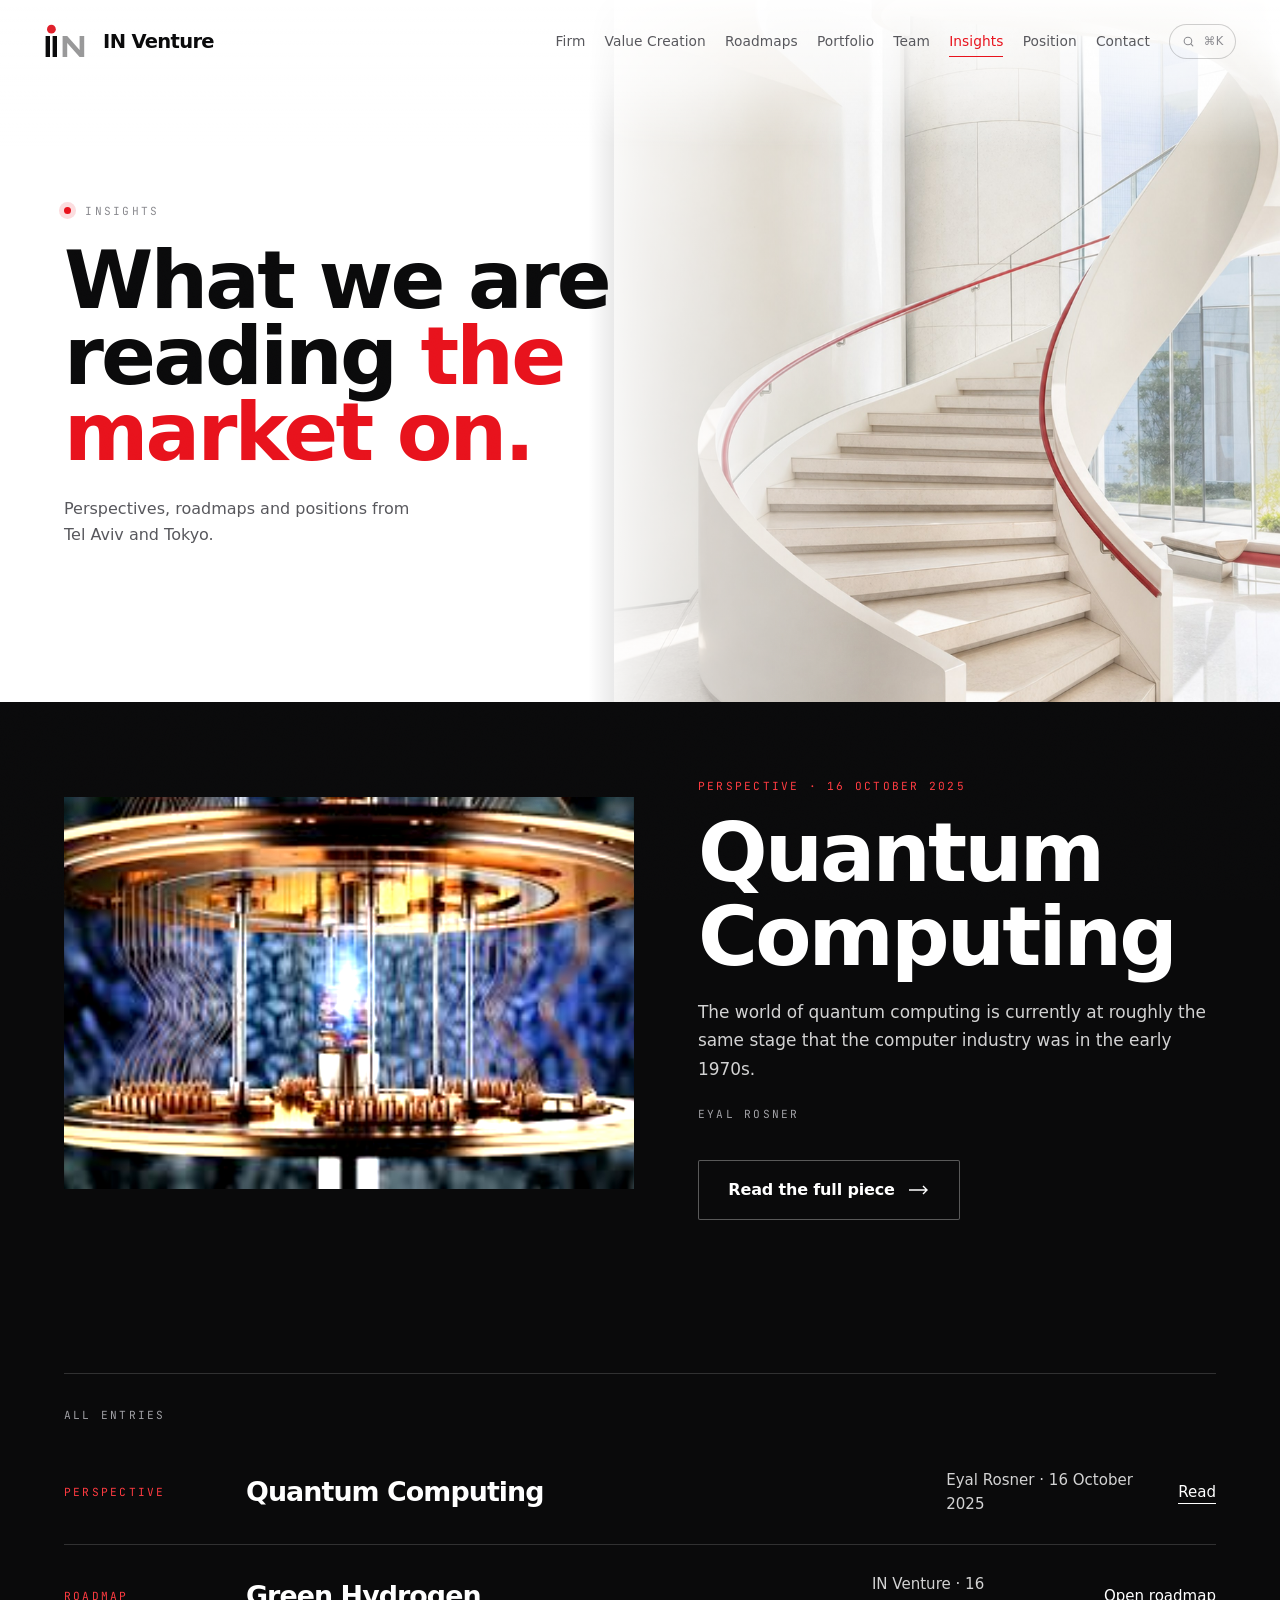
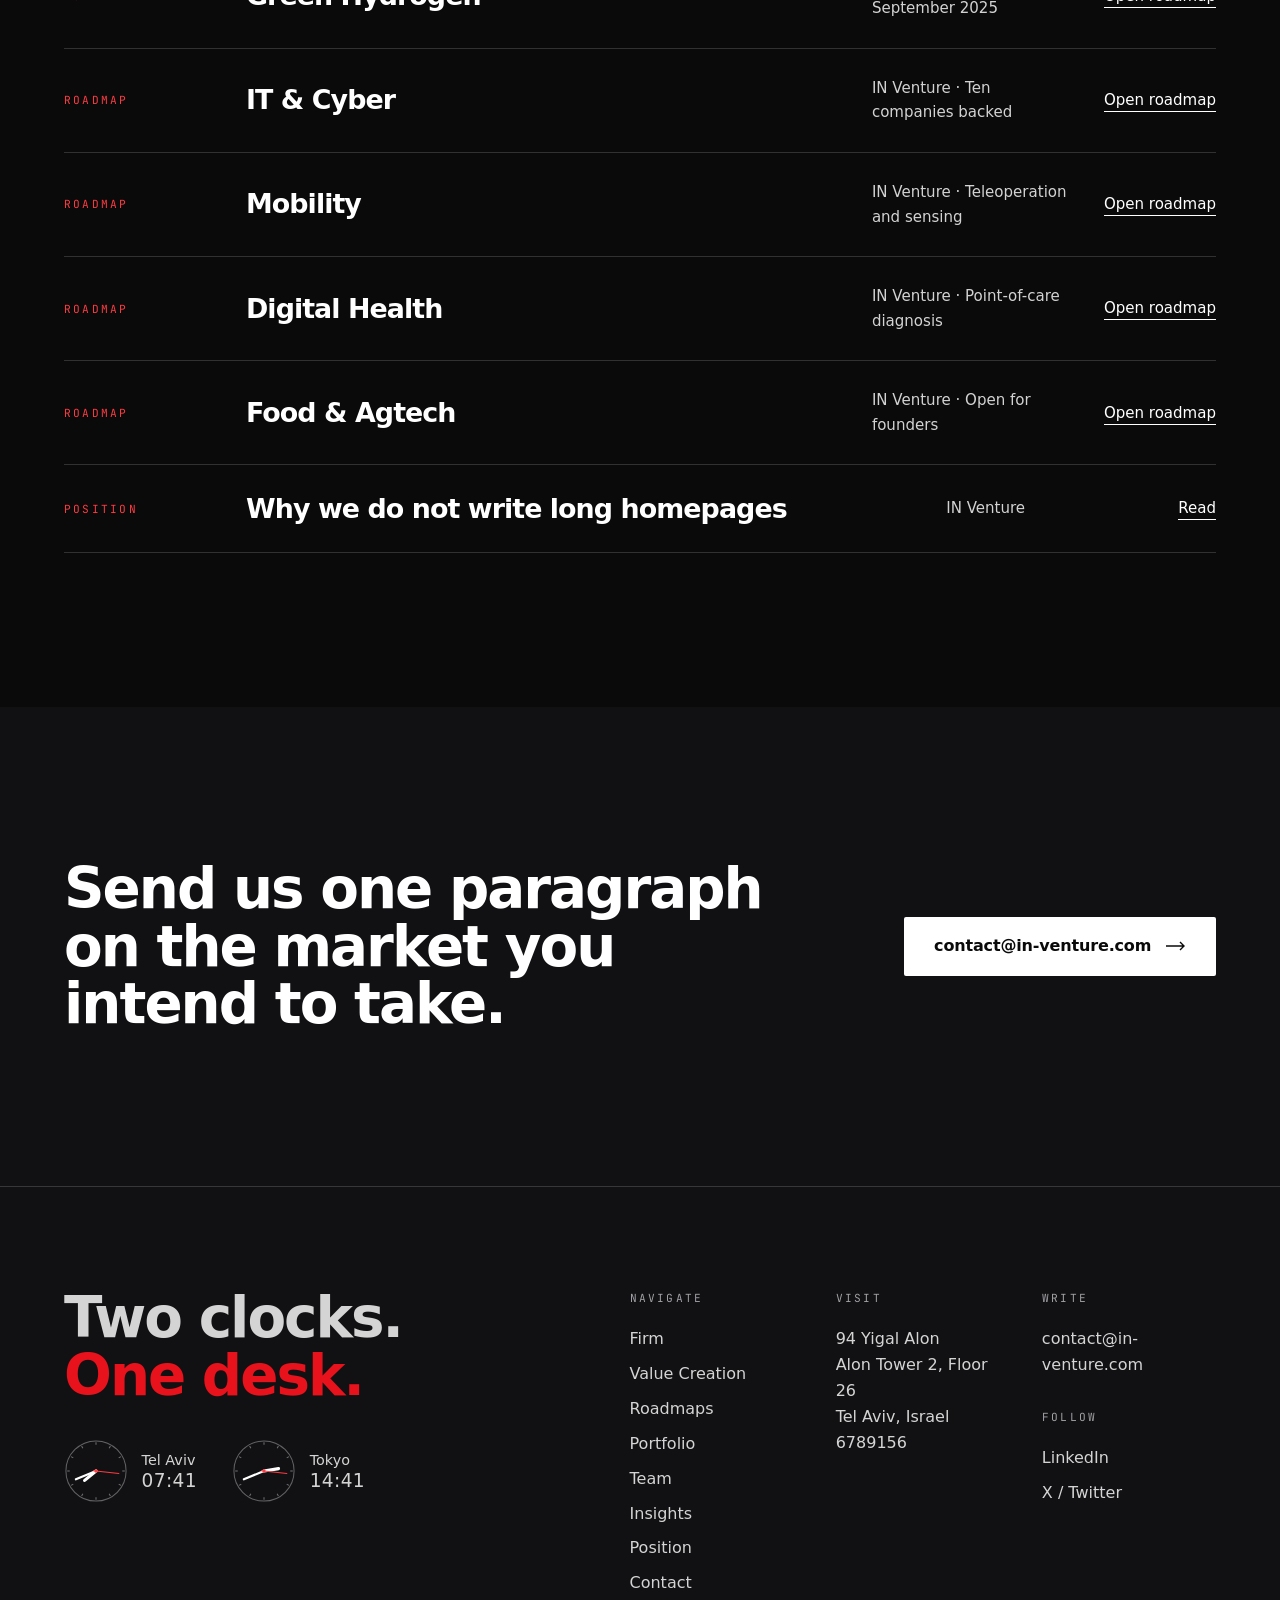
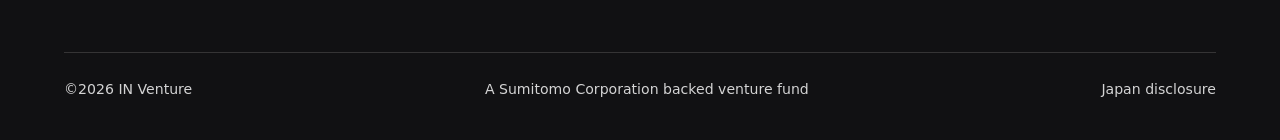
<file: insights.html>
<!DOCTYPE html>
<html lang="en">
<head>
<meta charset="utf-8">
<meta name="viewport" content="width=device-width, initial-scale=1">
<title>Insights · IN Venture</title>
<meta name="description" content="Perspectives, roadmaps and positions from IN Venture, Tel Aviv and Tokyo.">
<link rel="icon" href="data:image/svg+xml,%3Csvg xmlns='http://www.w3.org/2000/svg' viewBox='0 0 32 32'%3E%3Ccircle cx='16' cy='16' r='13' fill='%23E0202B'/%3E%3C/svg%3E">
<link rel="stylesheet" href="css/base.css">
<link rel="stylesheet" href="css/components.css">
<link rel="stylesheet" href="css/v2.css">
<style>
.feature{ display:grid; grid-template-columns:minmax(0,1.1fr) minmax(0,1fr); gap:clamp(2rem,5vw,5rem); align-items:center; }
.feature img{ width:100%; aspect-ratio:16/11; object-fit:cover; filter:grayscale(.35) contrast(1.05); transition:1s var(--ease); }
.feature:hover img{ filter:none; transform:scale(1.01); }
@media (max-width:900px){ .feature{ grid-template-columns:1fr; } }
</style>
<link rel="stylesheet" href="css/v3.css">
</head>
<body>

<section class="phero">
  <div class="phero-bg"><img src="img/p-value.jpg" alt=""></div>
  <div class="wrap">
    <div class="kicker"><span class="pip"></span><span>Insights</span></div>
    <h1 class="neon">What we are reading <span class="it" style="color:var(--hot)">the market on.</span></h1>
    <p class="lead2">Perspectives, roadmaps and positions from Tel Aviv and Tokyo.</p>
  </div>
</section>


<section class="sect wrap" style="padding-top:clamp(3rem,5vw,4rem)">
  <a class="feature rv" href="quantum-computing.html">
    <img src="img/post-quantum.jpg" alt="Quantum Computing">
    <div>
      <p class="river-type">Perspective · 16 October 2025</p>
      <h2 class="display h1" style="margin:1rem 0 1.2rem; max-width:14ch">Quantum Computing</h2>
      <p class="prose">The world of quantum computing is currently at roughly the same stage that the computer industry was in the early 1970s.</p>
      <p class="tag" style="margin-top:1.4rem">Eyal Rosner</p>
      <span class="btn btn-ghost" style="margin-top:1.6rem"><span>Read the full piece</span>
        <svg class="arw" viewBox="0 0 20 10" fill="none" stroke="currentColor" stroke-width="1.4"><path d="M0 5h18M14 1l4 4-4 4"/></svg></span>
    </div>
  </a>
</section>

<section class="sect wrap" style="padding-top:0">
  <hr class="rule">
  <p class="tag rv" style="margin:2rem 0 1rem">All entries</p>
  <div class="river">
    <a class="river-item rv" href="quantum-computing.html">
      <span class="river-type">Perspective</span>
      <span class="river-title">Quantum Computing</span>
      <span class="river-by">Eyal Rosner · 16 October 2025</span>
      <span class="river-cta"><span>Read</span></span>
    </a>
    <a class="river-item rv" href="roadmaps.html#energy">
      <span class="river-type">Roadmap</span>
      <span class="river-title">Green Hydrogen</span>
      <span class="river-by">IN Venture · 16 September 2025</span>
      <span class="river-cta"><span>Open roadmap</span></span>
    </a>
    <a class="river-item rv" href="roadmaps.html#cyber">
      <span class="river-type">Roadmap</span>
      <span class="river-title">IT &amp; Cyber</span>
      <span class="river-by">IN Venture · Ten companies backed</span>
      <span class="river-cta"><span>Open roadmap</span></span>
    </a>
    <a class="river-item rv" href="roadmaps.html#mobility">
      <span class="river-type">Roadmap</span>
      <span class="river-title">Mobility</span>
      <span class="river-by">IN Venture · Teleoperation and sensing</span>
      <span class="river-cta"><span>Open roadmap</span></span>
    </a>
    <a class="river-item rv" href="roadmaps.html#health">
      <span class="river-type">Roadmap</span>
      <span class="river-title">Digital Health</span>
      <span class="river-by">IN Venture · Point-of-care diagnosis</span>
      <span class="river-cta"><span>Open roadmap</span></span>
    </a>
    <a class="river-item rv" href="roadmaps.html#agtech">
      <span class="river-type">Roadmap</span>
      <span class="river-title">Food &amp; Agtech</span>
      <span class="river-by">IN Venture · Open for founders</span>
      <span class="river-cta"><span>Open roadmap</span></span>
    </a>
    <a class="river-item rv" href="position.html">
      <span class="river-type">Position</span>
      <span class="river-title">Why we do not write long homepages</span>
      <span class="river-by">IN Venture</span>
      <span class="river-cta"><span>Read</span></span>
    </a>
  </div>
</section>

<section class="sect dark">
  <div class="wrap" style="display:flex; flex-wrap:wrap; gap:2rem; align-items:center; justify-content:space-between">
    <h2 class="display h2 rv" style="max-width:18ch">Send us one paragraph on the market you intend to take.</h2>
    <a class="btn rv" style="--bg:var(--ivory); --fg:var(--forest)" href="mailto:contact@in-venture.com"><span>contact@in-venture.com</span>
      <svg class="arw" viewBox="0 0 20 10" fill="none" stroke="currentColor" stroke-width="1.4"><path d="M0 5h18M14 1l4 4-4 4"/></svg></a>
  </div>
</section>

<script type="module">
import { initV2 } from './js/v2.js';
import { mountChrome } from './js/site.js';
initV2({ skipIntro:true });
mountChrome('Insights');
</script>
</body>
</html>
</file>
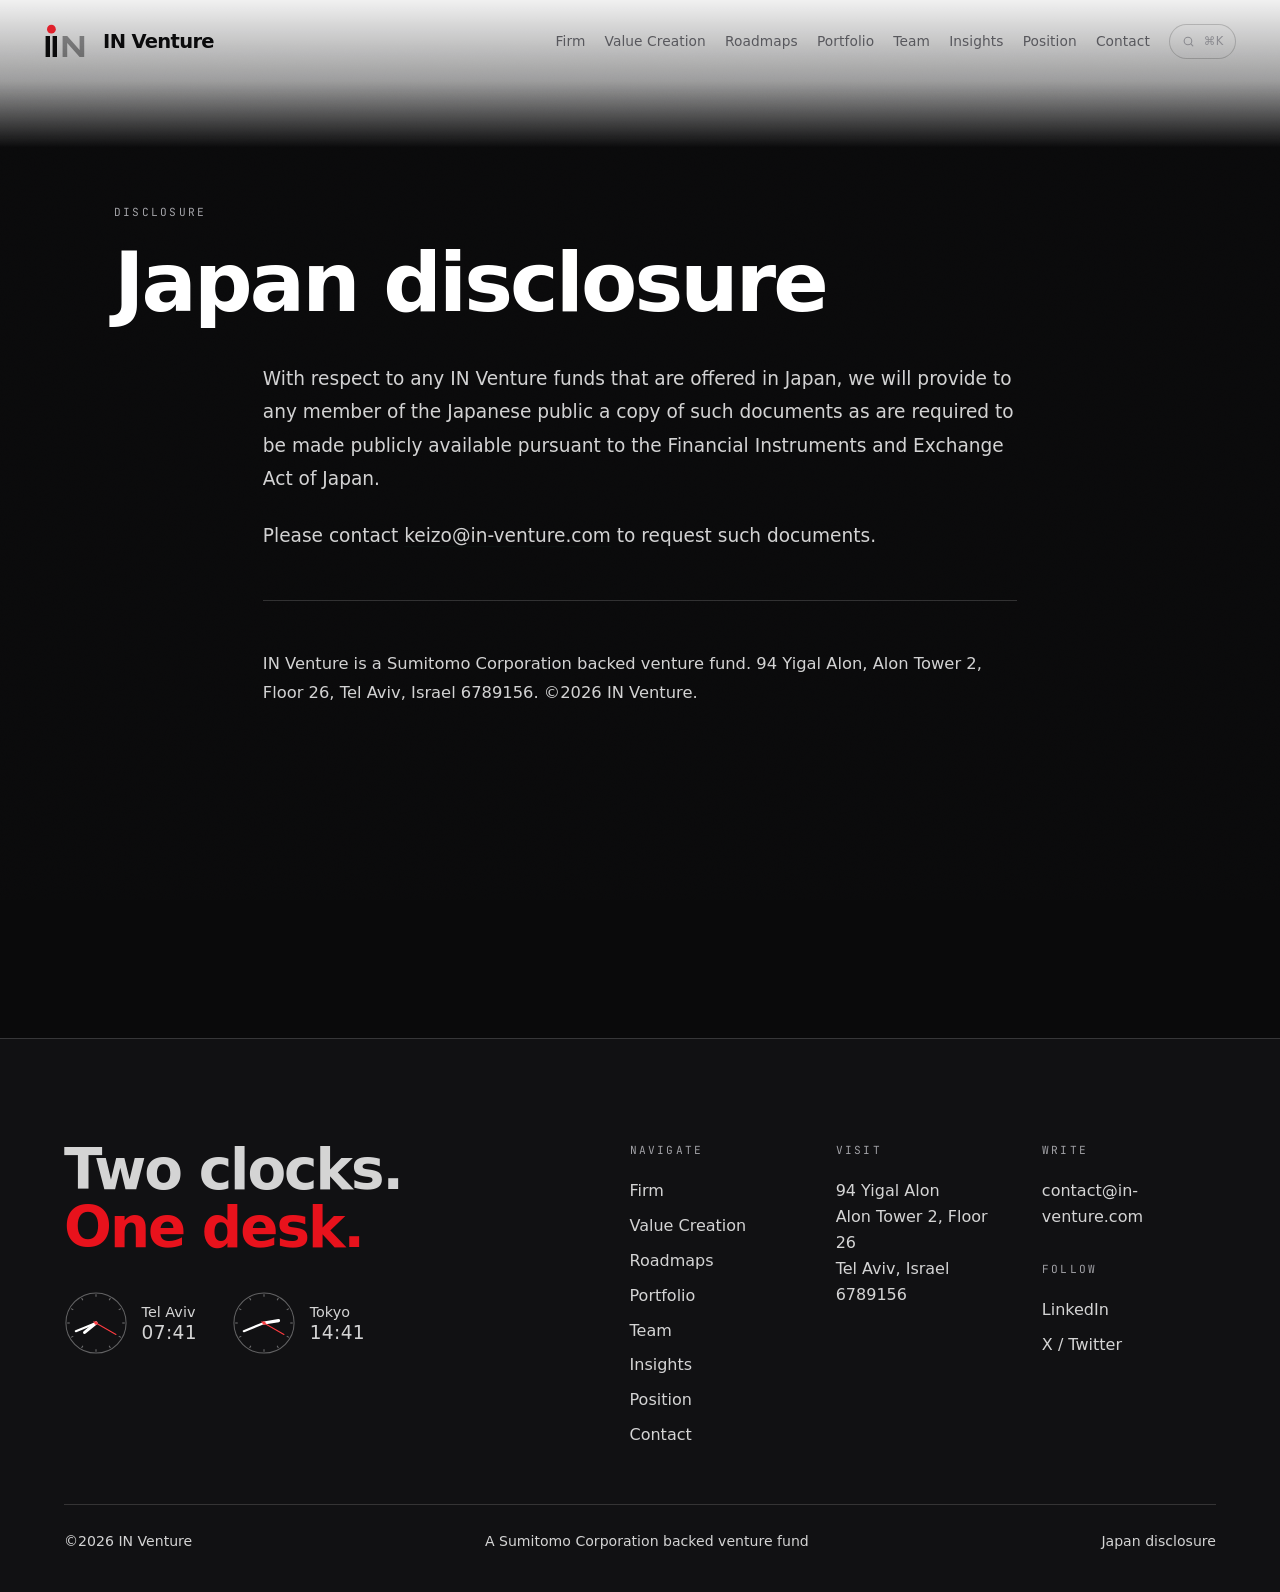
<file: legal.html>
<!DOCTYPE html>
<html lang="en">
<head>
<meta charset="utf-8">
<meta name="viewport" content="width=device-width, initial-scale=1">
<title>Japan disclosure · IN Venture</title>
<meta name="description" content="Disclosure regarding IN Venture funds offered in Japan under the Financial Instruments and Exchange Act of Japan.">
<link rel="icon" href="data:image/svg+xml,%3Csvg xmlns='http://www.w3.org/2000/svg' viewBox='0 0 32 32'%3E%3Ccircle cx='16' cy='16' r='13' fill='%23E0202B'/%3E%3C/svg%3E">
<link rel="stylesheet" href="css/base.css">
<link rel="stylesheet" href="css/components.css">
<link rel="stylesheet" href="css/v2.css">
<link rel="stylesheet" href="css/v3.css">
</head>
<body>

<section class="wrap-tight" style="padding-top:clamp(9rem,15vw,13rem)">
  <p class="tag rv">Disclosure</p>
  <h1 class="display h1 rv" style="margin:1.2rem 0 2.4rem">Japan disclosure</h1>
  <div class="article">
    <p class="rv">With respect to any IN Venture funds that are offered in Japan, we will provide to any member of the Japanese public a copy of such documents as are required to be made publicly available pursuant to the Financial Instruments and Exchange Act of Japan.</p>
    <p class="rv">Please contact <a href="mailto:keizo@in-venture.com" style="border-bottom:1px solid var(--paper-line)">keizo@in-venture.com</a> to request such documents.</p>
    <hr class="rule" style="margin:3rem 0">
    <p class="rv" style="font-size:1.02rem; color:var(--moss)">IN Venture is a Sumitomo Corporation backed venture fund. 94 Yigal Alon, Alon Tower 2, Floor 26, Tel Aviv, Israel 6789156. ©2026 IN Venture.</p>
  </div>
</section>

<section class="sect"></section>

<script type="module">
import { initV2 } from './js/v2.js';
import { mountChrome } from './js/site.js';
initV2({ skipIntro:true });
mountChrome('');
</script>
</body>
</html>
</file>
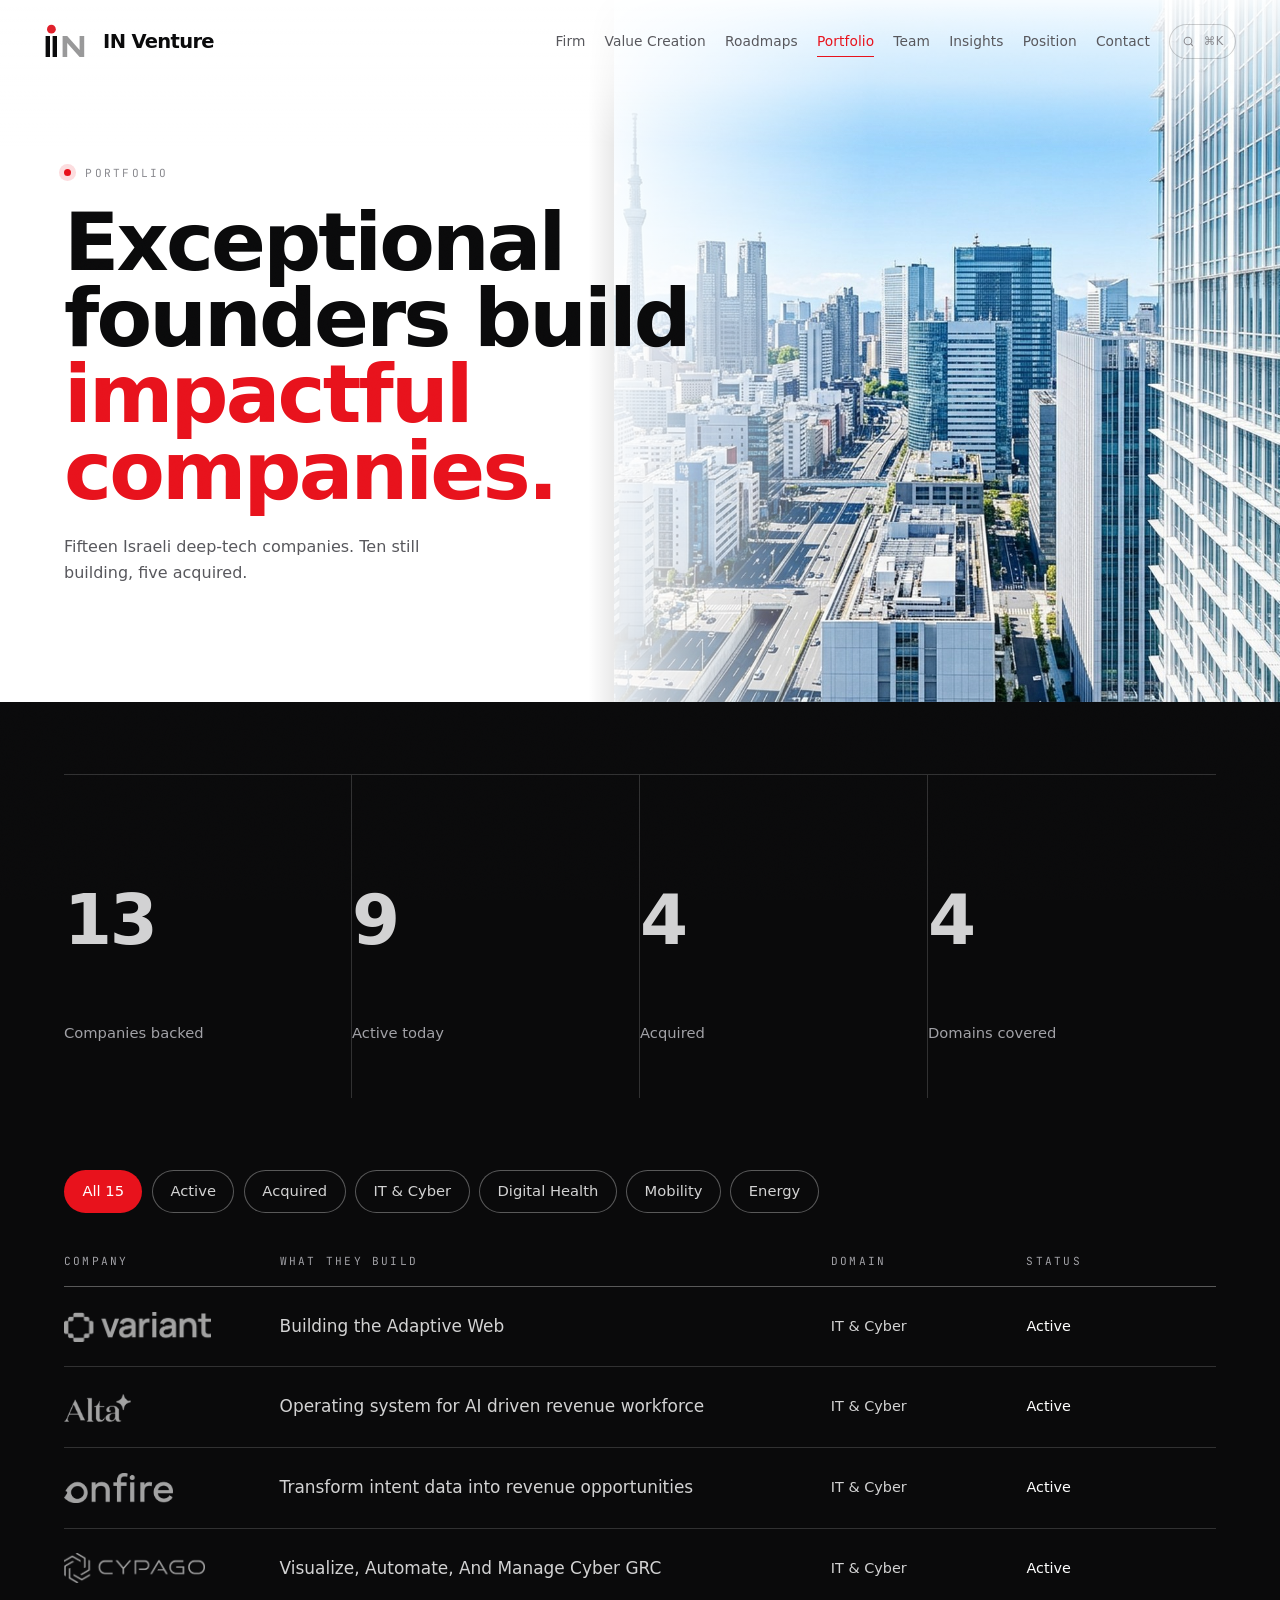
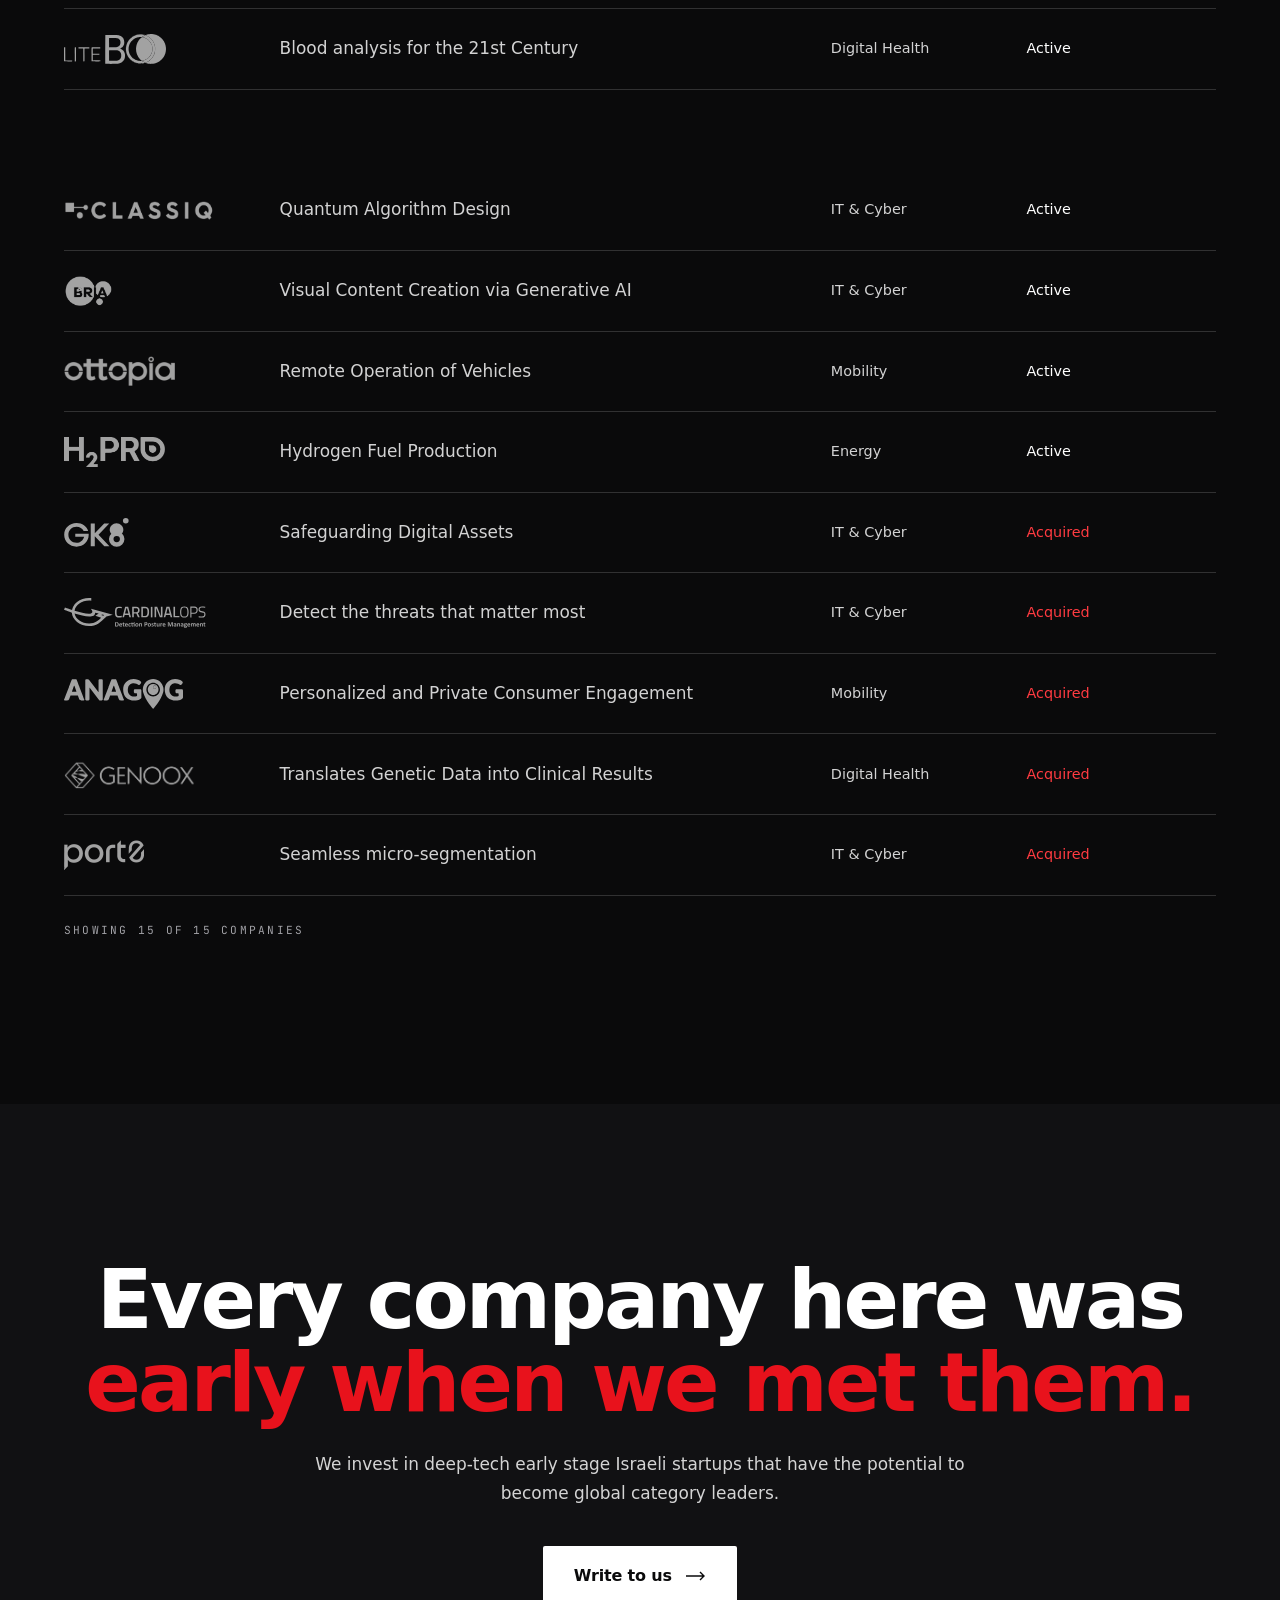
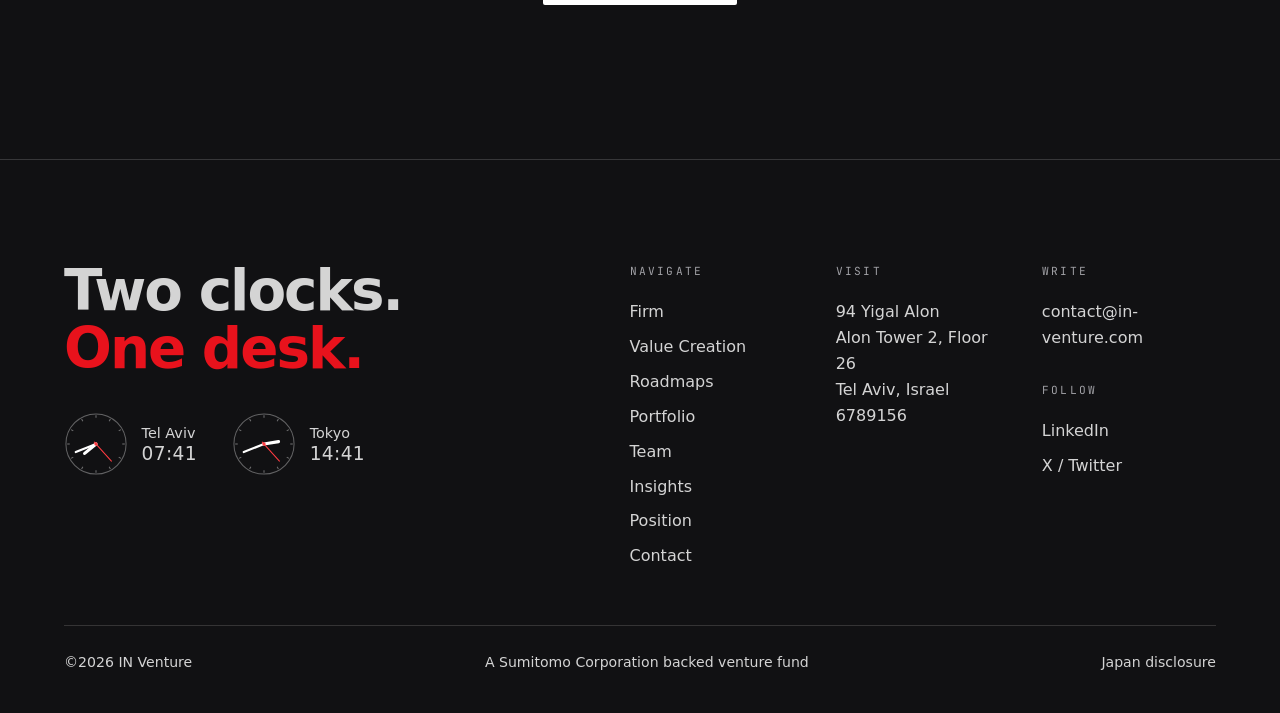
<file: portfolio.html>
<!DOCTYPE html>
<html lang="en">
<head>
<meta charset="utf-8">
<meta name="viewport" content="width=device-width, initial-scale=1">
<title>Portfolio · IN Venture</title>
<meta name="description" content="Fifteen Israeli deep-tech companies backed by IN Venture across Mobility, Energy, Digital Health, Food & Agtech and IT & Cyber.">
<link rel="icon" href="data:image/svg+xml,%3Csvg xmlns='http://www.w3.org/2000/svg' viewBox='0 0 32 32'%3E%3Ccircle cx='16' cy='16' r='13' fill='%23E0202B'/%3E%3C/svg%3E">
<link rel="stylesheet" href="css/base.css">
<link rel="stylesheet" href="css/components.css">
<link rel="stylesheet" href="css/v2.css">
<link rel="stylesheet" href="css/v3.css">
</head>
<body>

<section class="phero">
  <div class="phero-bg"><img src="img/pc-tokyo.jpg" alt=""></div>
  <div class="wrap">
    <div class="kicker"><span class="pip"></span><span>Portfolio</span></div>
    <h1 class="neon">Exceptional founders build <span class="it" style="color:var(--hot)">impactful companies.</span></h1>
    <p class="lead2">Fifteen Israeli deep-tech companies. Ten still building, five acquired.</p>
  </div>
</section>



<section class="wrap" style="padding-top:clamp(3rem,6vw,4.5rem)">
  <div class="rail">
    <div class="up"><p class="n"><span data-to="15">0</span></p><p class="l">Companies backed</p></div>
    <div class="up"><p class="n"><span data-to="10">0</span></p><p class="l">Active today</p></div>
    <div class="up"><p class="n"><span data-to="5">0</span></p><p class="l">Acquired</p></div>
    <div class="up"><p class="n"><span data-to="5">0</span></p><p class="l">Domains covered</p></div>
  </div>
</section>

<section class="sect wrap" style="padding-top:clamp(3rem,6vw,4.5rem)">
  <div class="filters" id="filters"></div>
  <div class="pf-head">
    <span>Company</span><span>What they build</span><span>Domain</span><span>Status</span><span></span>
  </div>
  <div id="rows"></div>
  <p class="tag" id="count" style="margin-top:1.6rem"></p>
</section>

<section class="sect abyss">
  <div class="wrap" style="text-align:center">
    <h2 class="display h1 rv">Every company here was<br><span class="italic">early when we met them.</span></h2>
    <p class="prose rv" style="margin:1.6rem auto 2.4rem; color:var(--cream-dim); text-align:center">We invest in deep-tech early stage Israeli startups that have the potential to become global category leaders.</p>
    <a class="btn rv" style="--bg:var(--ivory); --fg:var(--forest)" href="mailto:contact@in-venture.com"><span>Write to us</span>
      <svg class="arw" viewBox="0 0 20 10" fill="none" stroke="currentColor" stroke-width="1.4"><path d="M0 5h18M14 1l4 4-4 4"/></svg></a>
  </div>
</section>

<script type="module">
import { initV2 } from './js/v2.js';
import { mountChrome, mountCounters } from './js/site.js';
import { PORTFOLIO } from './js/data.js';
initV2({ skipIntro:true });
mountChrome('Portfolio');
mountCounters();

const SECTORS = [...new Set(PORTFOLIO.map(p=>p.sector))];
const FILTERS = [{k:'all',l:'All 15'},{k:'Active',l:'Active'},{k:'Acquired',l:'Acquired'},...SECTORS.map(s=>({k:s,l:s}))];
const fEl = document.getElementById('filters');
fEl.innerHTML = FILTERS.map((f,i)=>`<button class="fbtn${i===0?' on':''}" data-k="${f.k}">${f.l}</button>`).join('');

const arw = `<svg class="pf-arrow" viewBox="0 0 20 10" fill="none" stroke="currentColor" stroke-width="1.4"><path d="M0 5h18M14 1l4 4-4 4"/></svg>`;
function draw(k){
  const list = k==='all' ? PORTFOLIO : PORTFOLIO.filter(p=>p.status===k || p.sector===k);
  document.getElementById('rows').innerHTML = list.map(p=>`
    <a class="pf-row rv" id="${p.name.toLowerCase()}" href="${p.url}" target="_blank" rel="noopener">
      <img class="pf-logo" src="${p.logo}" alt="${p.name}">
      <span class="pf-desc">${p.desc}</span>
      <span class="pf-sector">${p.sector}</span>
      <span class="pf-status ${p.status==='Acquired'?'acq':''}"><b>${p.status}</b></span>
      ${arw}
    </a>`).join('');
  document.getElementById('count').textContent = `Showing ${list.length} of ${PORTFOLIO.length} companies`;
}
draw('all');
fEl.addEventListener('click', e=>{
  const b = e.target.closest('.fbtn'); if(!b) return;
  fEl.querySelectorAll('.fbtn').forEach(x=>x.classList.toggle('on', x===b));
  draw(b.dataset.k);
});
</script>
</body>
</html>
</file>
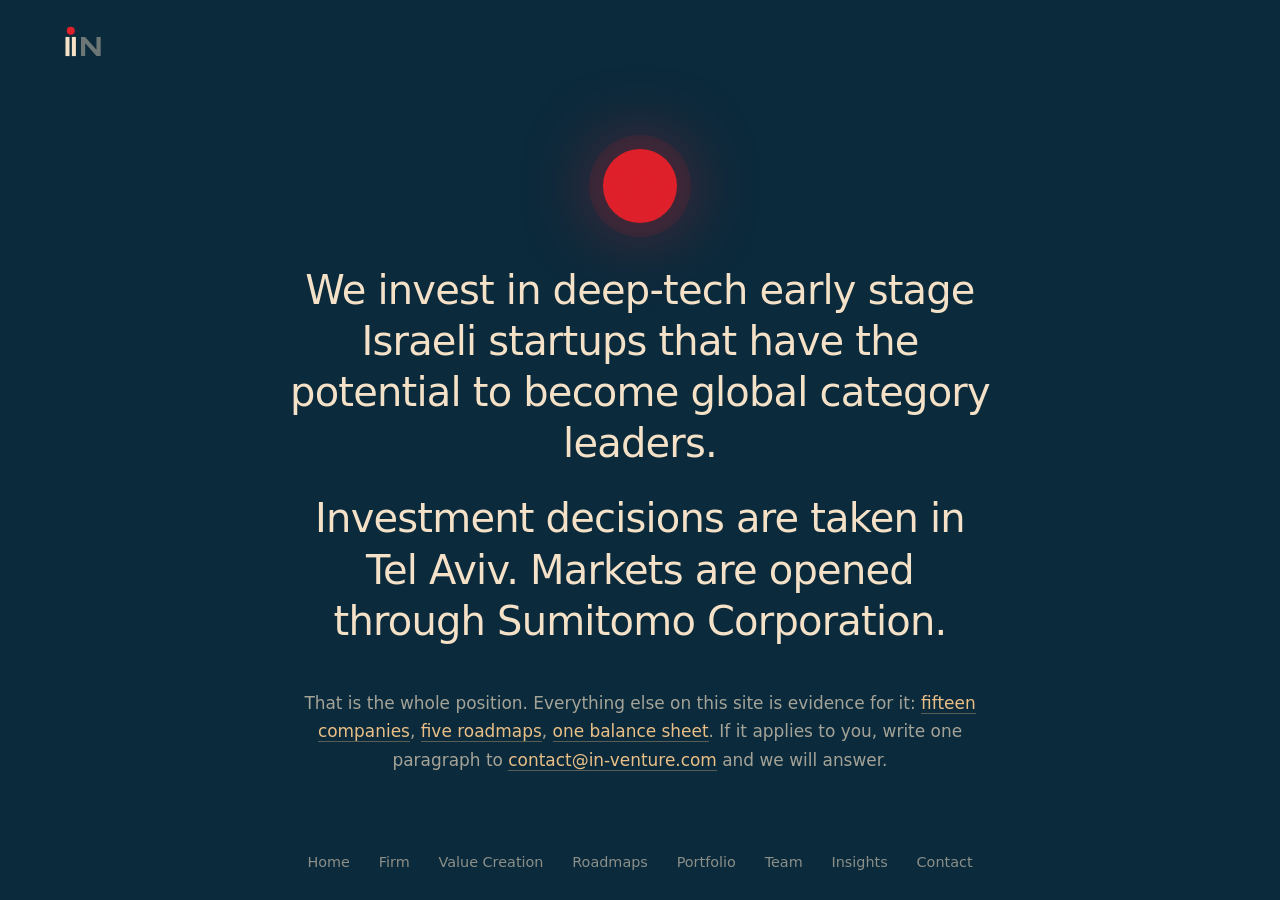
<file: position.html>
<!DOCTYPE html>
<html lang="en">
<head>
<meta charset="utf-8">
<meta name="viewport" content="width=device-width, initial-scale=1">
<title>Position · IN Venture</title>
<meta name="description" content="IN Venture's position, stated in as few words as it can honestly be stated.">
<link rel="icon" href="data:image/svg+xml,%3Csvg xmlns='http://www.w3.org/2000/svg' viewBox='0 0 32 32'%3E%3Ccircle cx='16' cy='16' r='13' fill='%23E0202B'/%3E%3C/svg%3E">
<link rel="stylesheet" href="css/base.css">
<link rel="stylesheet" href="css/components.css">
<style>
  html,body{ height:100%; }
  body{ background:#0B2A3C; color:#F6E3C9; }
  body::after{ opacity:.05; }
  .stage{ min-height:100svh; display:grid; place-items:center; padding:6rem var(--gutter) 3rem; text-align:center; }
  .stage-inner{ width:min(700px,100%); }
  .stage p{ font-family:var(--display); font-size:clamp(1.5rem,3.2vw,2.5rem); line-height:1.28; letter-spacing:-.02em; margin:0 0 1.5rem; color:#F6E3C9; }
  .stage p.small{ font-family:var(--sans); font-size:1.06rem; line-height:1.7; color:rgba(246,227,201,.66); letter-spacing:0; }
  .stage a.gold{ color:#ECC187; border-bottom:1px solid rgba(236,193,135,.35); }
  .stage a.gold:hover{ border-bottom-color:#ECC187; }
  .stage .sun{ width:74px; height:74px; border-radius:50%; background:var(--red); margin:0 auto 2.6rem; box-shadow:0 0 0 14px rgba(224,32,43,.10), 0 0 70px 12px rgba(224,32,43,.35); }
  .backnav{ position:fixed; bottom:1.6rem; left:0; right:0; display:flex; gap:1.8rem; justify-content:center; flex-wrap:wrap; font-size:.9rem; }
  .backnav a{ color:rgba(246,227,201,.55); }
  .backnav a:hover{ color:#ECC187; }
  .topmark{ position:fixed; top:1.6rem; left:var(--gutter); color:#F6E3C9; }
</style>
<link rel="stylesheet" href="css/v3.css">
</head>
<body>

<a class="topmark" href="index.html" aria-label="IN Venture home">
  <svg width="42" height="31" viewBox="0 0 46 34" fill="none" aria-hidden="true">
    <circle cx="7.4" cy="5.2" r="4.4" fill="#E0202B"/>
    <rect x="1.6" y="12" width="4.4" height="21" fill="currentColor"/>
    <rect x="8.6" y="12" width="4.4" height="21" fill="currentColor"/>
    <path d="M18.6 33V12h4.6l12.4 14.1V12h4.6v21h-4.6L23.2 18.9V33h-4.6z" fill="currentColor" opacity=".42"/>
  </svg>
</a>

<main class="stage">
  <div class="stage-inner">
    <div class="sun"></div>
    <p>We invest in deep-tech early stage Israeli startups that have the potential to become global category leaders.</p>
    <p>Investment decisions are taken in Tel Aviv. Markets are opened through Sumitomo Corporation.</p>
    <p class="small" style="margin-top:2.6rem">That is the whole position. Everything else on this site is evidence for it: <a class="gold" href="portfolio.html">fifteen companies</a>, <a class="gold" href="roadmaps.html">five roadmaps</a>, <a class="gold" href="firm.html">one balance sheet</a>. If it applies to you, write one paragraph to <a class="gold" href="mailto:contact@in-venture.com">contact@in-venture.com</a> and we will answer.</p>
  </div>
</main>

<nav class="backnav">
  <a href="index.html">Home</a>
  <a href="firm.html">Firm</a>
  <a href="value-creation.html">Value Creation</a>
  <a href="roadmaps.html">Roadmaps</a>
  <a href="portfolio.html">Portfolio</a>
  <a href="team.html">Team</a>
  <a href="insights.html">Insights</a>
  <a href="contact.html">Contact</a>
</nav>

</body>
</html>
</file>
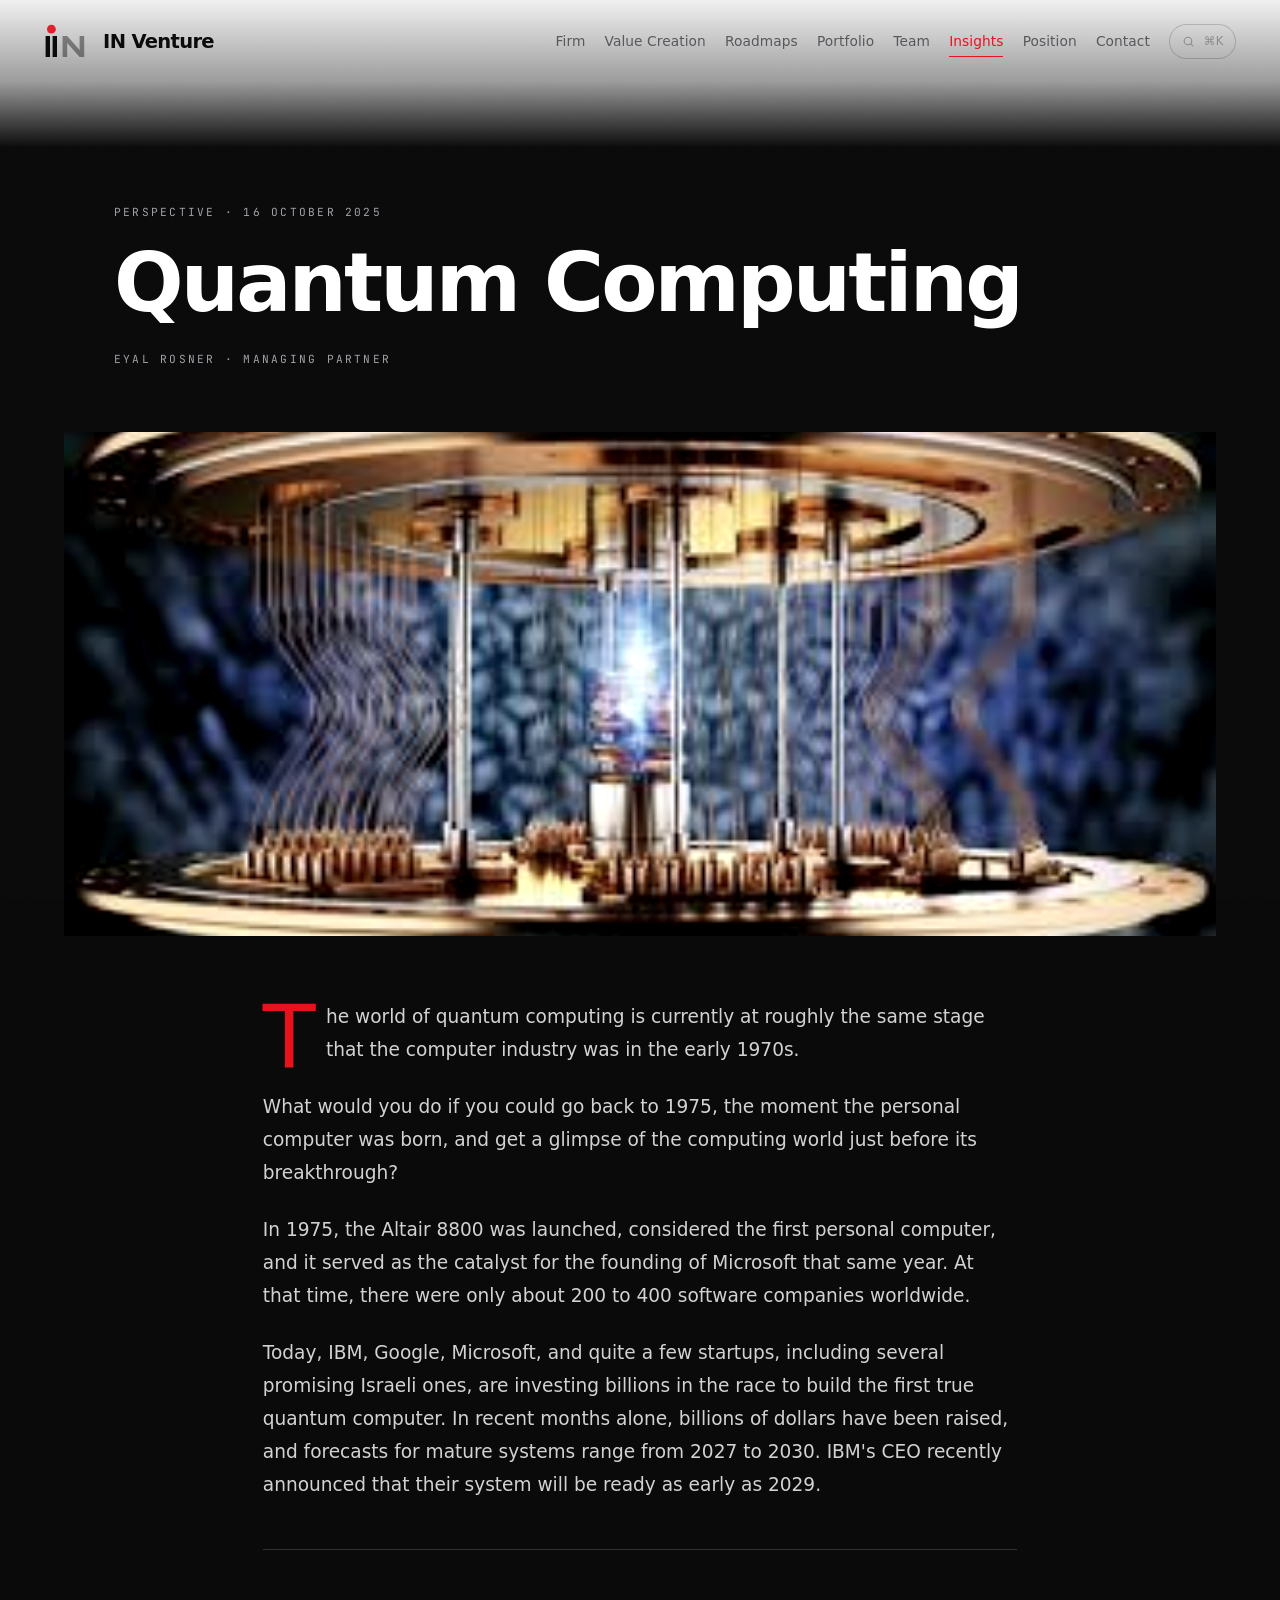
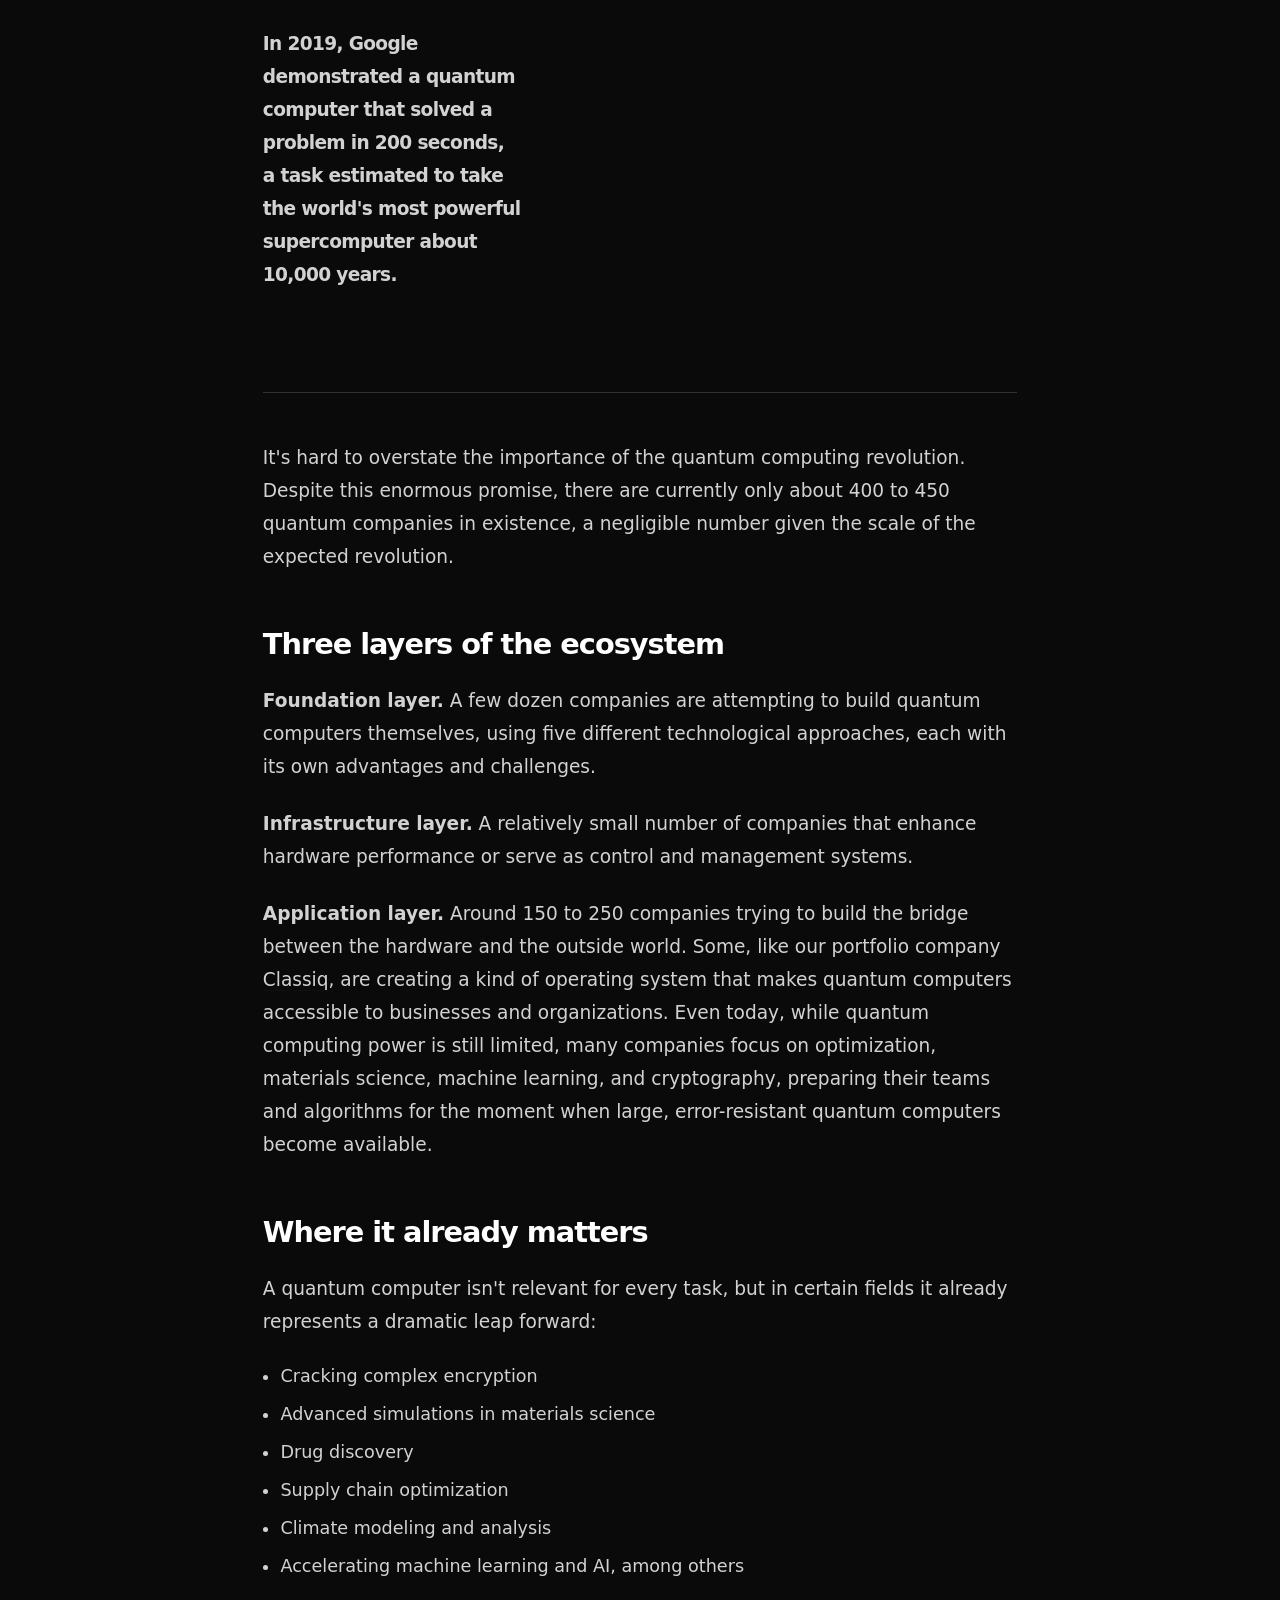
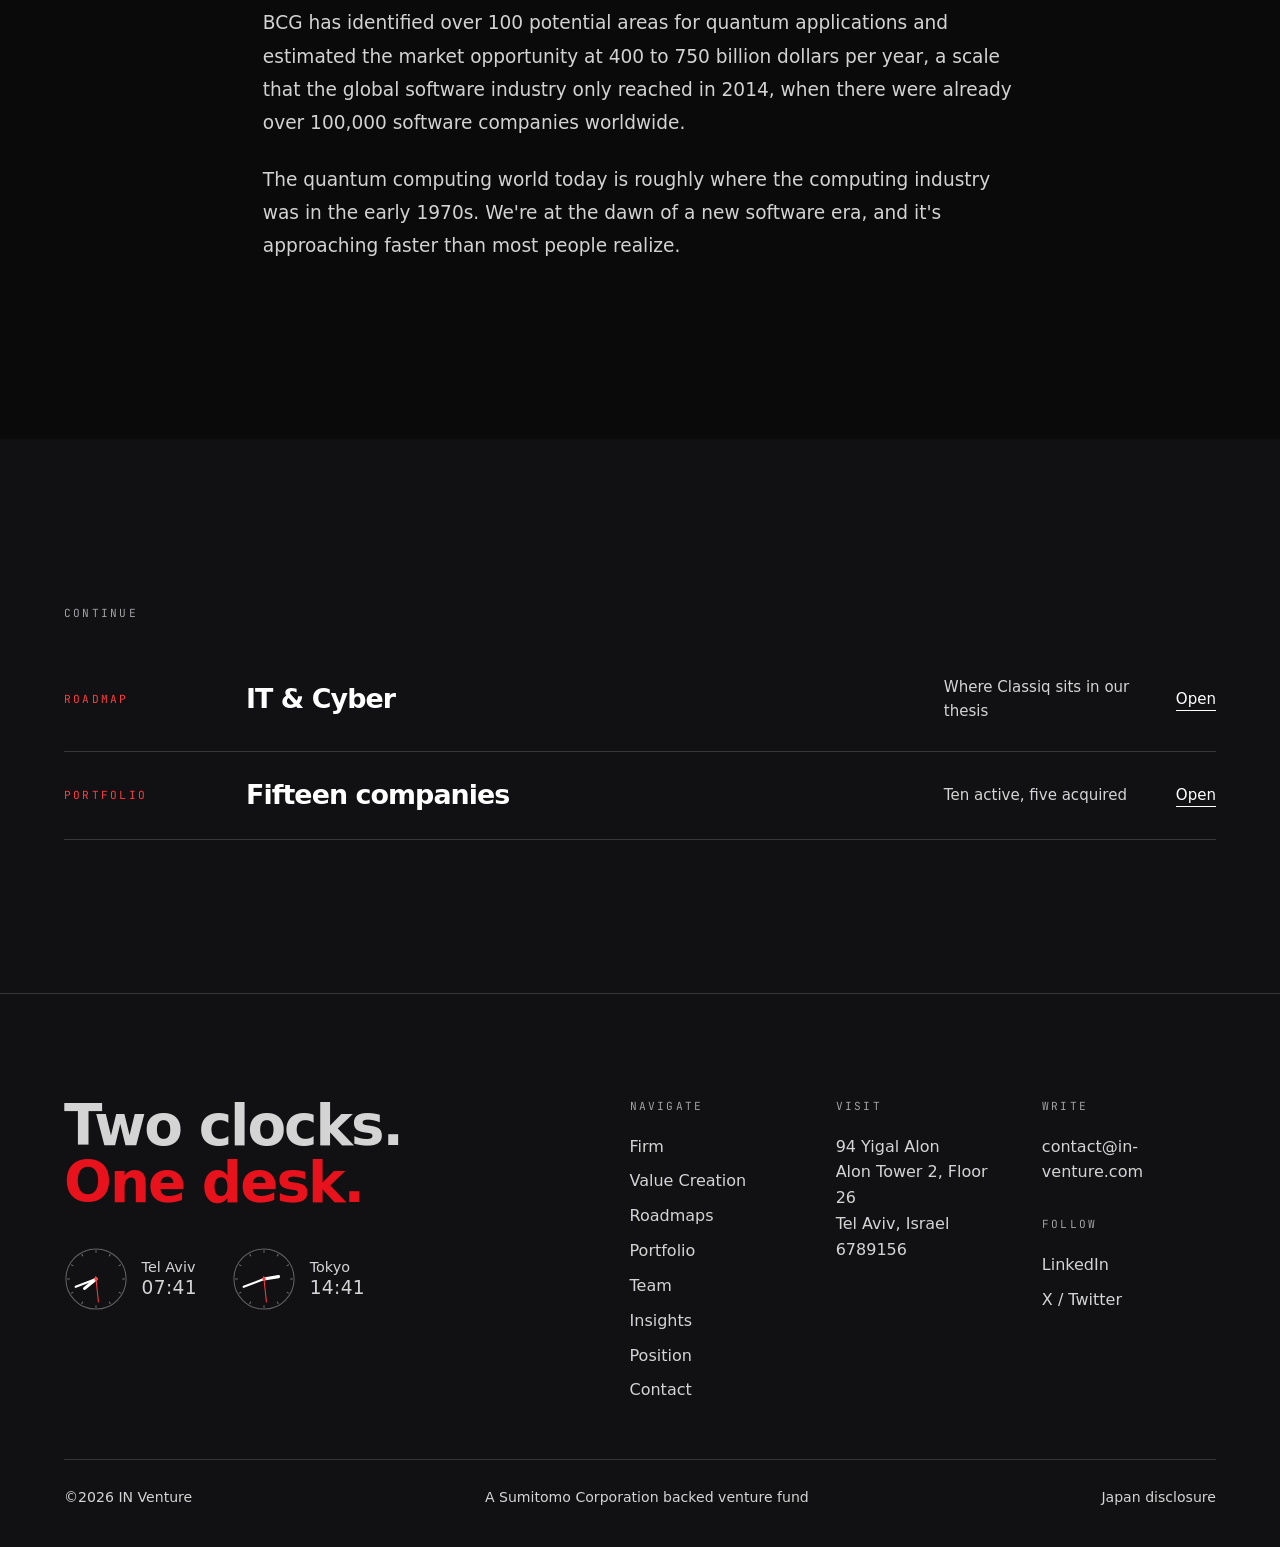
<file: quantum-computing.html>
<!DOCTYPE html>
<html lang="en">
<head>
<meta charset="utf-8">
<meta name="viewport" content="width=device-width, initial-scale=1">
<title>Quantum Computing · IN Venture</title>
<meta name="description" content="Eyal Rosner on why the world of quantum computing is at roughly the same stage the computer industry was in the early 1970s.">
<link rel="icon" href="data:image/svg+xml,%3Csvg xmlns='http://www.w3.org/2000/svg' viewBox='0 0 32 32'%3E%3Ccircle cx='16' cy='16' r='13' fill='%23E0202B'/%3E%3C/svg%3E">
<link rel="stylesheet" href="css/base.css">
<link rel="stylesheet" href="css/components.css">
<link rel="stylesheet" href="css/v2.css">
<style>
.readbar{ position:fixed; top:0; left:0; height:2px; background:var(--red); z-index:300; width:0; }
.hero-art{ width:100%; height:min(56vh,520px); object-fit:cover; filter:grayscale(.3) contrast(1.08); }
</style>
<link rel="stylesheet" href="css/v3.css">
</head>
<body>
<div class="readbar" id="readbar"></div>

<section class="wrap-tight" style="padding-top:clamp(9rem,15vw,13rem)">
  <p class="tag rv">Perspective · 16 October 2025</p>
  <h1 class="display h1 rv" style="margin:1.2rem 0 1.6rem">Quantum Computing</h1>
  <p class="tag rv">Eyal Rosner · Managing Partner</p>
</section>

<div class="wrap" style="margin-top:clamp(2.4rem,5vw,4rem)">
  <img class="hero-art rv" src="img/post-quantum.jpg" alt="Quantum computing">
</div>

<article class="sect wrap-tight" style="padding-top:clamp(3rem,5vw,4.5rem)">
  <div class="article">
    <p class="drop rv">The world of quantum computing is currently at roughly the same stage that the computer industry was in the early 1970s.</p>
    <p class="rv">What would you do if you could go back to 1975, the moment the personal computer was born, and get a glimpse of the computing world just before its breakthrough?</p>
    <p class="rv">In 1975, the Altair 8800 was launched, considered the first personal computer, and it served as the catalyst for the founding of Microsoft that same year. At that time, there were only about 200 to 400 software companies worldwide.</p>
    <p class="rv">Today, IBM, Google, Microsoft, and quite a few startups, including several promising Israeli ones, are investing billions in the race to build the first true quantum computer. In recent months alone, billions of dollars have been raised, and forecasts for mature systems range from 2027 to 2030. IBM's CEO recently announced that their system will be ready as early as 2029.</p>

    <div class="pull rv" style="margin:3rem 0">
      <p class="display">In 2019, Google demonstrated a quantum computer that solved a problem in 200 seconds, a task estimated to take the world's most powerful supercomputer about 10,000 years.</p>
    </div>

    <p class="rv">It's hard to overstate the importance of the quantum computing revolution. Despite this enormous promise, there are currently only about 400 to 450 quantum companies in existence, a negligible number given the scale of the expected revolution.</p>

    <h3 class="rv">Three layers of the ecosystem</h3>
    <p class="rv"><strong>Foundation layer.</strong> A few dozen companies are attempting to build quantum computers themselves, using five different technological approaches, each with its own advantages and challenges.</p>
    <p class="rv"><strong>Infrastructure layer.</strong> A relatively small number of companies that enhance hardware performance or serve as control and management systems.</p>
    <p class="rv"><strong>Application layer.</strong> Around 150 to 250 companies trying to build the bridge between the hardware and the outside world. Some, like our portfolio company <a href="https://www.classiq.io/" target="_blank" rel="noopener" style="border-bottom:1px solid var(--paper-line)">Classiq</a>, are creating a kind of operating system that makes quantum computers accessible to businesses and organizations. Even today, while quantum computing power is still limited, many companies focus on optimization, materials science, machine learning, and cryptography, preparing their teams and algorithms for the moment when large, error-resistant quantum computers become available.</p>

    <h3 class="rv">Where it already matters</h3>
    <p class="rv">A quantum computer isn't relevant for every task, but in certain fields it already represents a dramatic leap forward:</p>
    <ul>
      <li class="rv">Cracking complex encryption</li>
      <li class="rv">Advanced simulations in materials science</li>
      <li class="rv">Drug discovery</li>
      <li class="rv">Supply chain optimization</li>
      <li class="rv">Climate modeling and analysis</li>
      <li class="rv">Accelerating machine learning and AI, among others</li>
    </ul>

    <p class="rv">BCG has identified over 100 potential areas for quantum applications and estimated the market opportunity at 400 to 750 billion dollars per year, a scale that the global software industry only reached in 2014, when there were already over 100,000 software companies worldwide.</p>
    <p class="rv">The quantum computing world today is roughly where the computing industry was in the early 1970s. We're at the dawn of a new software era, and it's approaching faster than most people realize.</p>
  </div>
</article>

<section class="sect dark">
  <div class="wrap">
    <p class="tag rv">Continue</p>
    <div class="river" style="margin-top:1.6rem">
      <a class="river-item rv" href="roadmaps.html#cyber">
        <span class="river-type">Roadmap</span><span class="river-title">IT &amp; Cyber</span>
        <span class="river-by">Where Classiq sits in our thesis</span><span class="river-cta"><span>Open</span></span>
      </a>
      <a class="river-item rv" href="portfolio.html">
        <span class="river-type">Portfolio</span><span class="river-title">Fifteen companies</span>
        <span class="river-by">Ten active, five acquired</span><span class="river-cta"><span>Open</span></span>
      </a>
    </div>
  </div>
</section>

<script type="module">
import { initV2 } from './js/v2.js';
import { mountChrome } from './js/site.js';
initV2({ skipIntro:true });
mountChrome('Insights');
const bar = document.getElementById('readbar');
addEventListener('scroll', ()=>{
  const h = document.documentElement.scrollHeight - innerHeight;
  bar.style.width = (scrollY/h*100)+'%';
}, {passive:true});
</script>
</body>
</html>
</file>
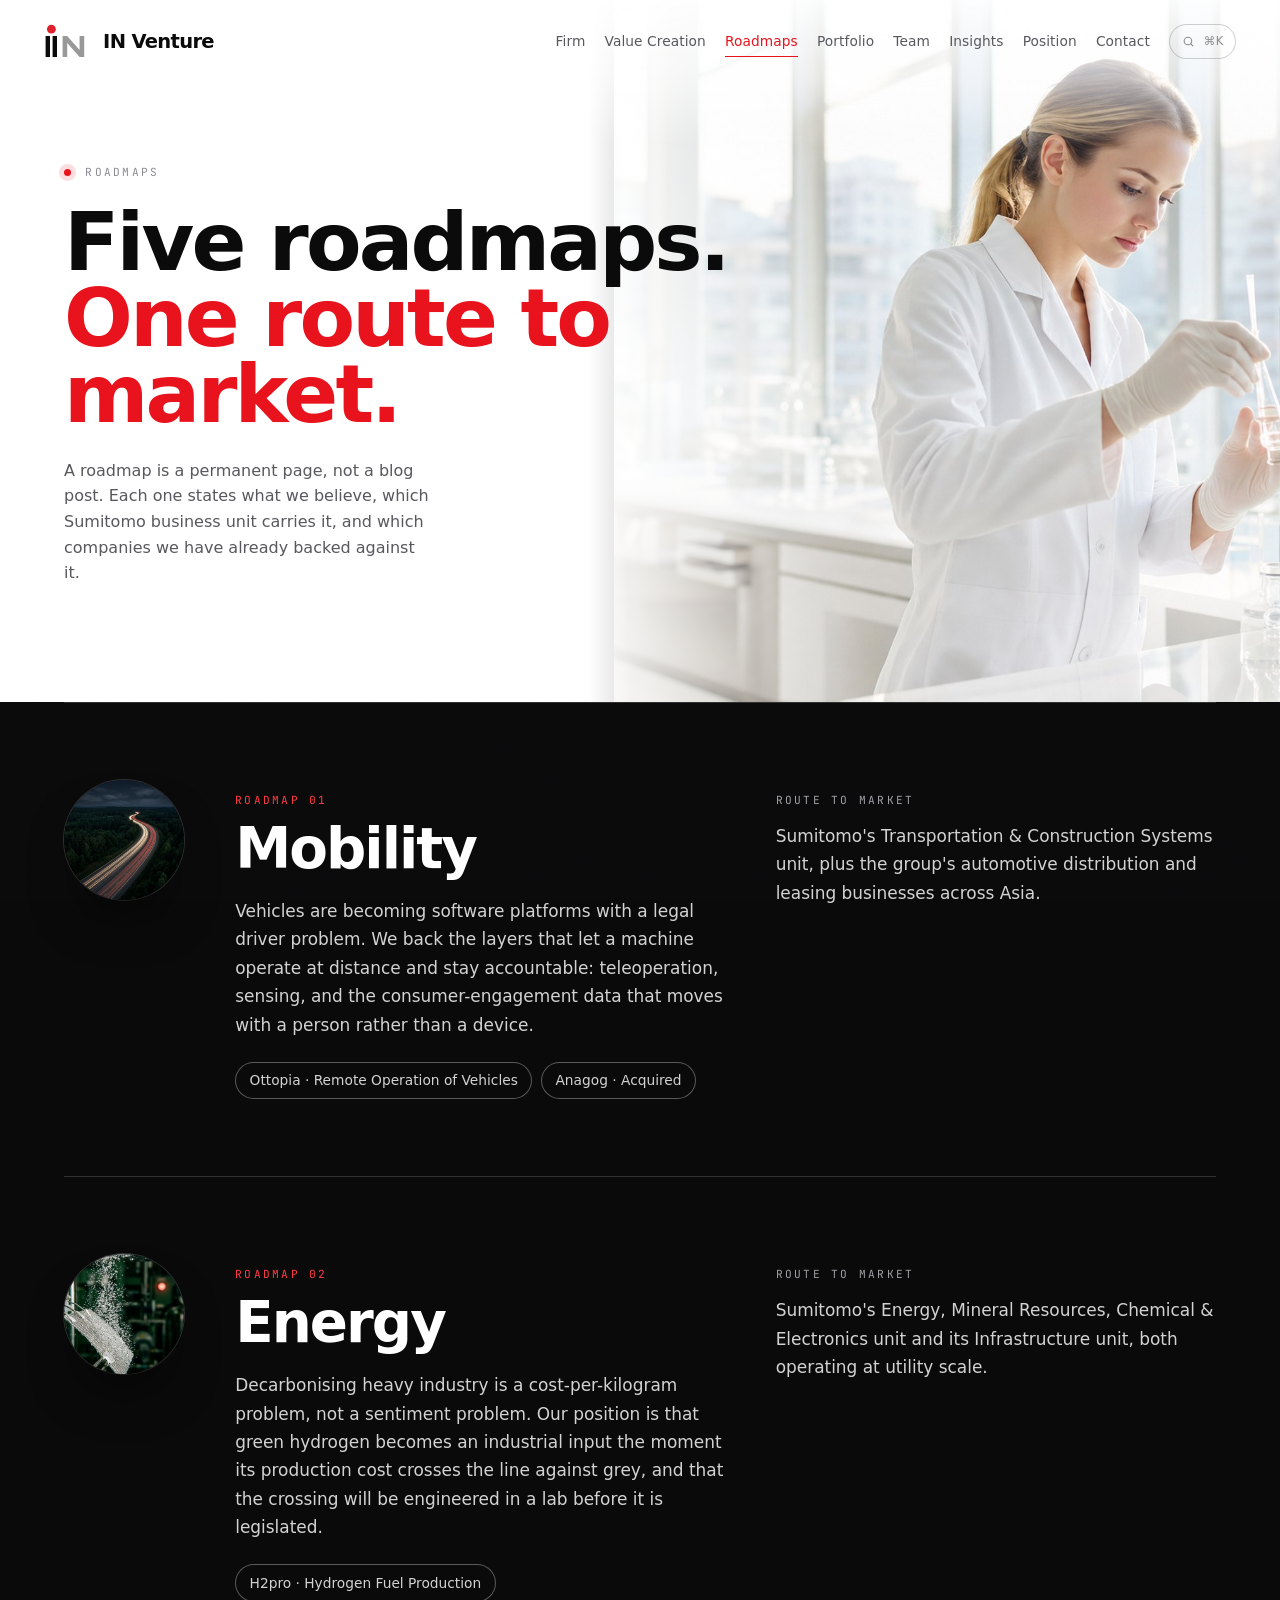
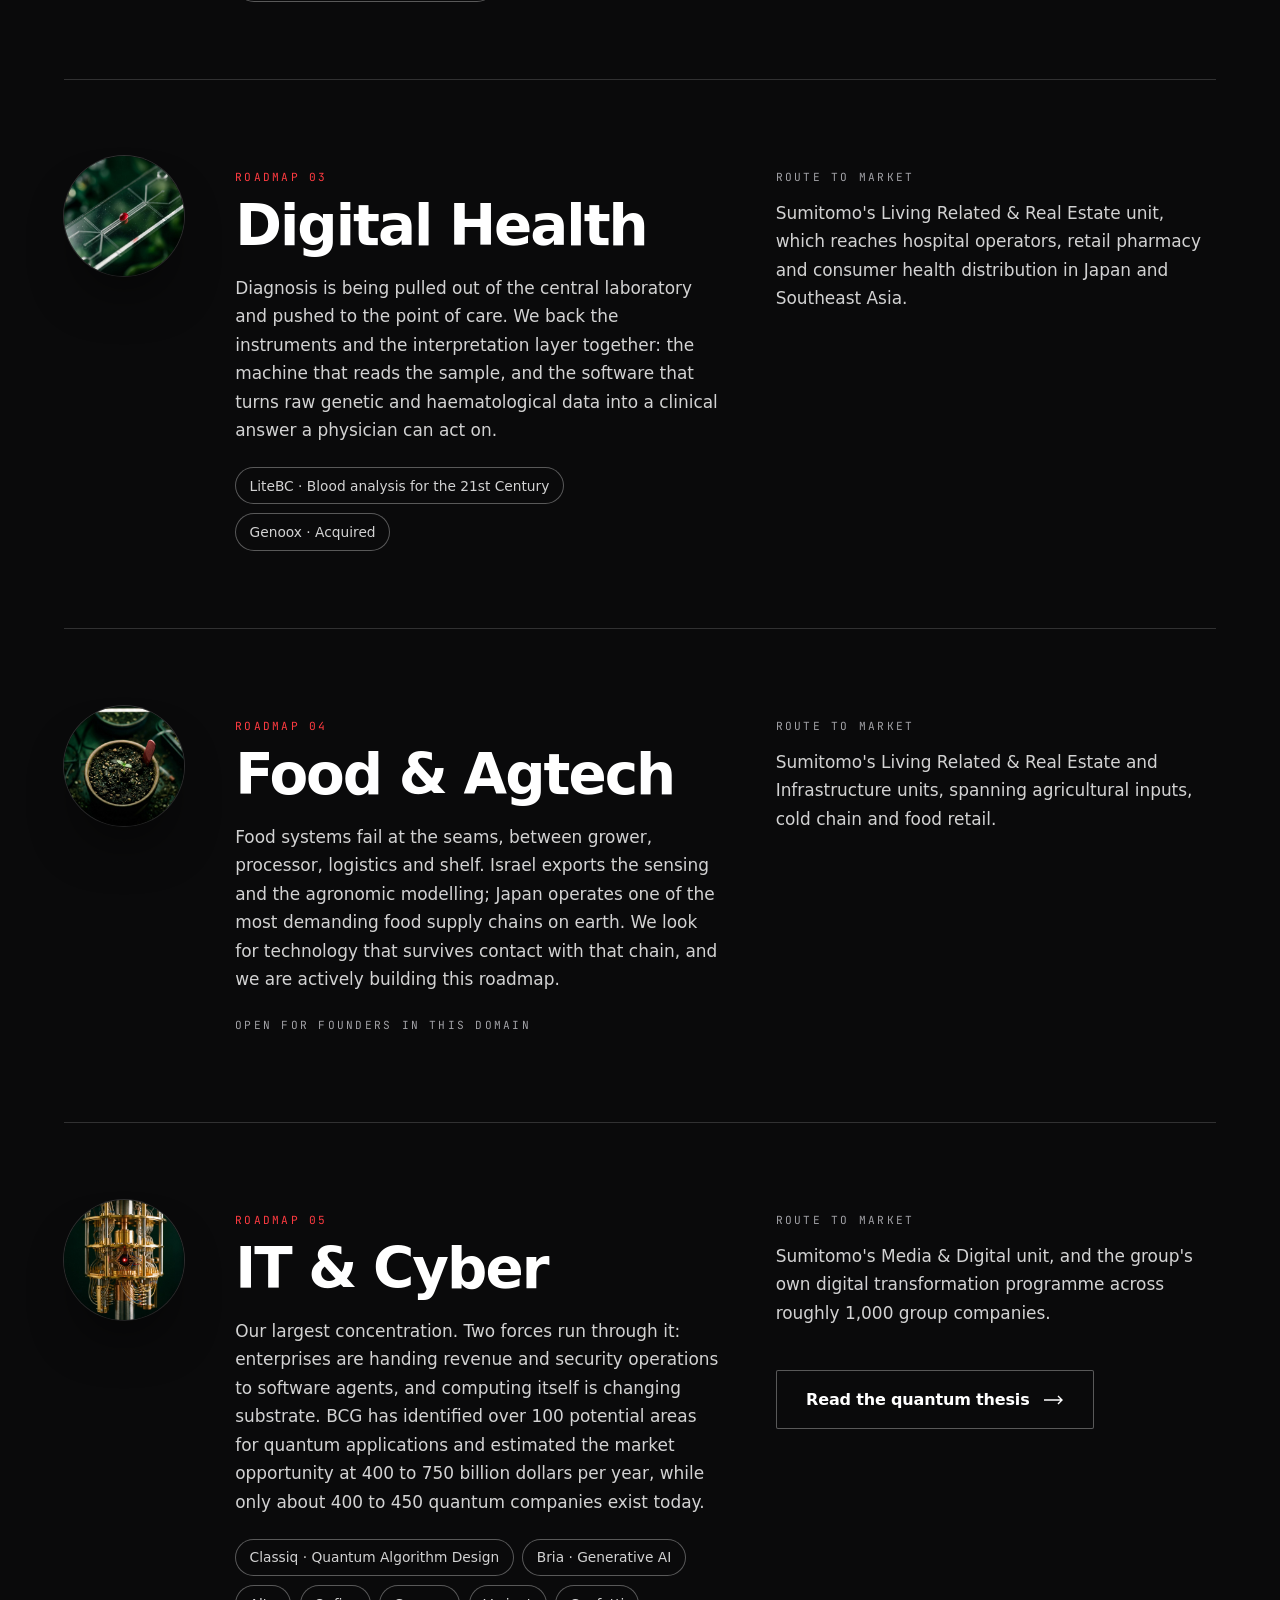
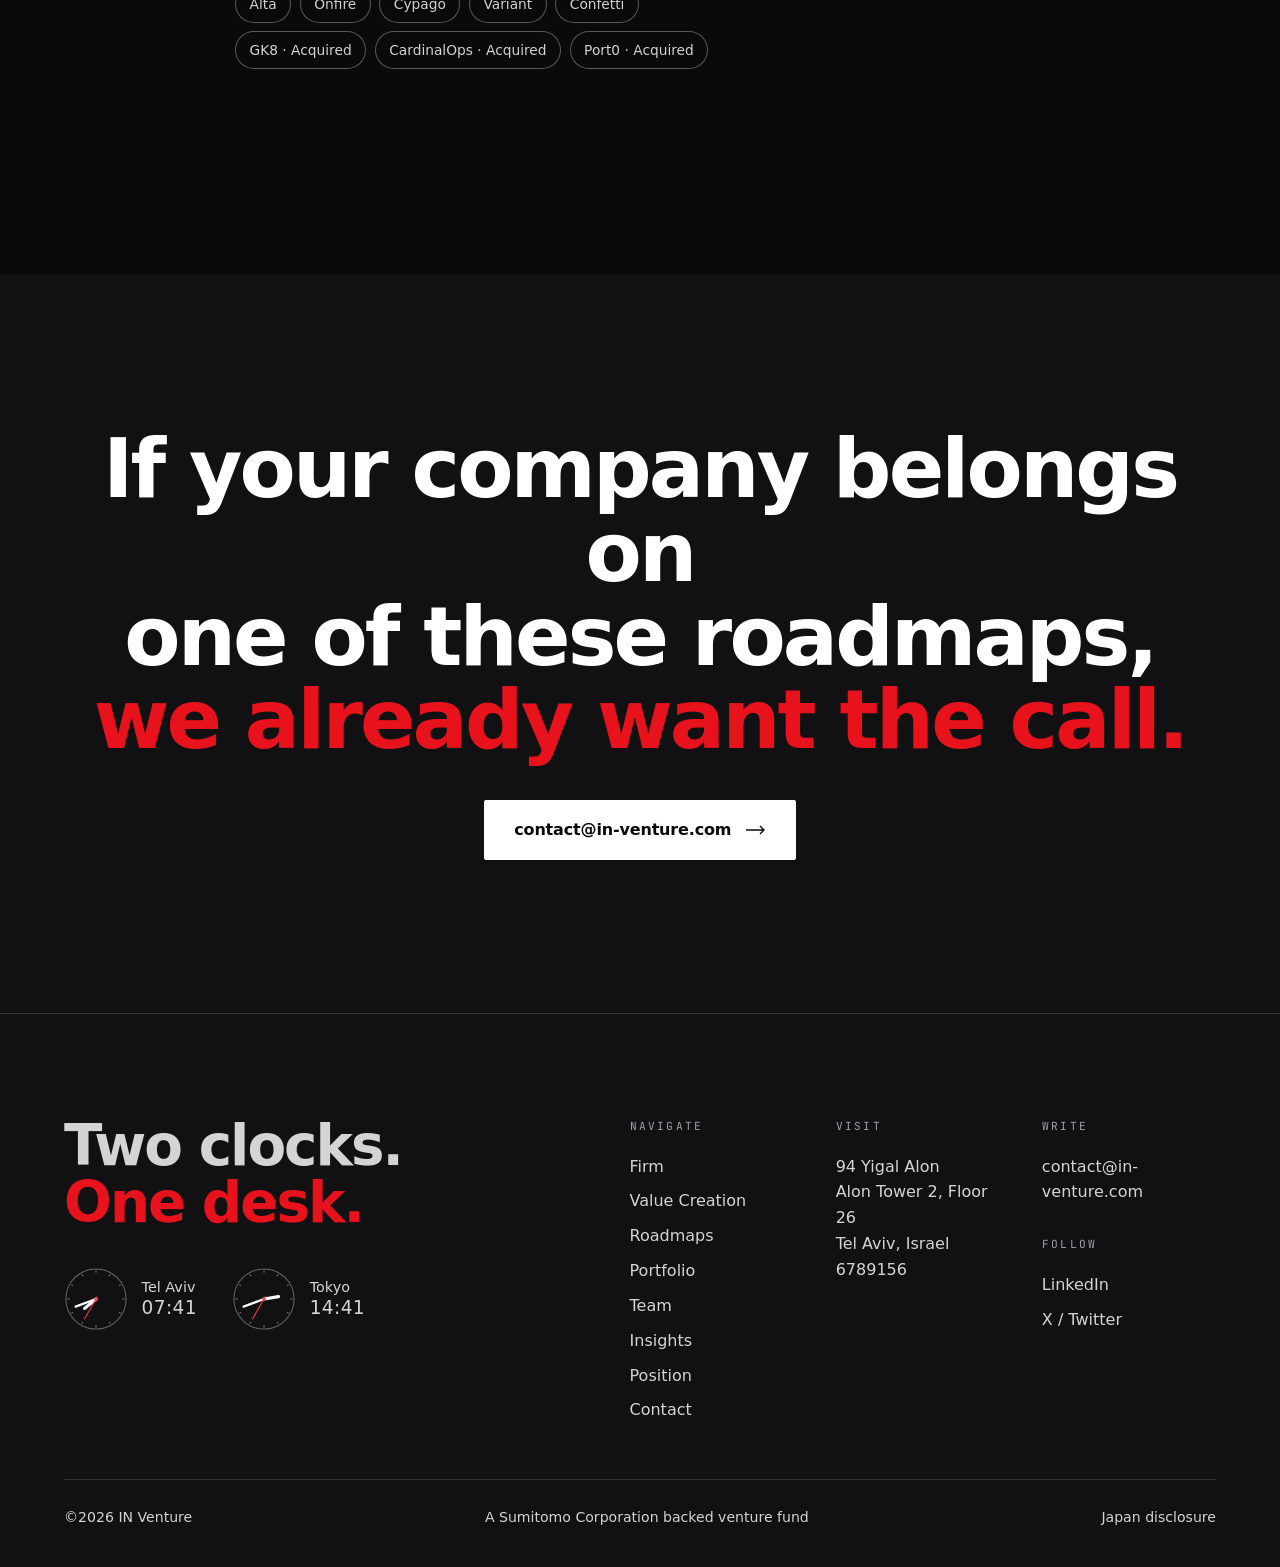
<file: roadmaps.html>
<!DOCTYPE html>
<html lang="en">
<head>
<meta charset="utf-8">
<meta name="viewport" content="width=device-width, initial-scale=1">
<title>Roadmaps · IN Venture</title>
<meta name="description" content="IN Venture's five investment roadmaps: Mobility, Energy, Digital Health, Food & Agtech, IT & Cyber. Each roadmap names the thesis, the Sumitomo route to market, and the companies already backed.">
<link rel="icon" href="data:image/svg+xml,%3Csvg xmlns='http://www.w3.org/2000/svg' viewBox='0 0 32 32'%3E%3Ccircle cx='16' cy='16' r='13' fill='%23E0202B'/%3E%3C/svg%3E">
<link rel="stylesheet" href="css/base.css">
<link rel="stylesheet" href="css/components.css">
<link rel="stylesheet" href="css/v2.css">
<link rel="stylesheet" href="css/v3.css">
</head>
<body>

<section class="phero">
  <div class="phero-bg"><img src="img/p-lab.jpg" alt=""></div>
  <div class="wrap">
    <div class="kicker"><span class="pip"></span><span>Roadmaps</span></div>
    <h1 class="neon">Five roadmaps. <span class="it" style="color:var(--hot)">One route to market.</span></h1>
    <p class="lead2">A roadmap is a permanent page, not a blog post. Each one states what we believe, which Sumitomo business unit carries it, and which companies we have already backed against it.</p>
  </div>
</section>


<section class="wrap" style="padding-bottom:clamp(5rem,10vw,9rem)">

  <article class="road rv" id="mobility" data-sector="mobility">
    <div class="road-grid">
      <img class="road-thumb" src="img/plate-mobility.jpg" alt="Mobility">
      <div>
        <p class="road-idx">Roadmap 01</p>
        <h3 class="display h2" style="margin:.7rem 0 1.2rem">Mobility</h3>
        <p class="prose">Vehicles are becoming software platforms with a legal driver problem. We back the layers that let a machine operate at distance and stay accountable: teleoperation, sensing, and the consumer-engagement data that moves with a person rather than a device.</p>
        <div class="road-cos">
          <a class="road-co" href="https://ottopia.tech/" target="_blank" rel="noopener">Ottopia · Remote Operation of Vehicles</a>
          <a class="road-co" href="https://anagog.com/" target="_blank" rel="noopener">Anagog · Acquired</a>
        </div>
      </div>
      <div>
        <p class="tag">Route to market</p>
        <p class="prose" style="margin-top:.8rem">Sumitomo's Transportation &amp; Construction Systems unit, plus the group's automotive distribution and leasing businesses across Asia.</p>
      </div>
    </div>
  </article>

  <article class="road rv" id="energy" data-sector="energy">
    <div class="road-grid">
      <img class="road-thumb" src="img/plate-energy.jpg" alt="Energy">
      <div>
        <p class="road-idx">Roadmap 02</p>
        <h3 class="display h2" style="margin:.7rem 0 1.2rem">Energy</h3>
        <p class="prose">Decarbonising heavy industry is a cost-per-kilogram problem, not a sentiment problem. Our position is that green hydrogen becomes an industrial input the moment its production cost crosses the line against grey, and that the crossing will be engineered in a lab before it is legislated.</p>
        <div class="road-cos">
          <a class="road-co" href="https://www.h2pro.co/" target="_blank" rel="noopener">H2pro · Hydrogen Fuel Production</a>
        </div>
      </div>
      <div>
        <p class="tag">Route to market</p>
        <p class="prose" style="margin-top:.8rem">Sumitomo's Energy, Mineral Resources, Chemical &amp; Electronics unit and its Infrastructure unit, both operating at utility scale.</p>
      </div>
    </div>
  </article>

  <article class="road rv" id="health" data-sector="health">
    <div class="road-grid">
      <img class="road-thumb" src="img/plate-health.jpg" alt="Digital Health">
      <div>
        <p class="road-idx">Roadmap 03</p>
        <h3 class="display h2" style="margin:.7rem 0 1.2rem">Digital Health</h3>
        <p class="prose">Diagnosis is being pulled out of the central laboratory and pushed to the point of care. We back the instruments and the interpretation layer together: the machine that reads the sample, and the software that turns raw genetic and haematological data into a clinical answer a physician can act on.</p>
        <div class="road-cos">
          <a class="road-co" href="https://litebc.tech/" target="_blank" rel="noopener">LiteBC · Blood analysis for the 21st Century</a>
          <a class="road-co" href="https://www.genoox.com/" target="_blank" rel="noopener">Genoox · Acquired</a>
        </div>
      </div>
      <div>
        <p class="tag">Route to market</p>
        <p class="prose" style="margin-top:.8rem">Sumitomo's Living Related &amp; Real Estate unit, which reaches hospital operators, retail pharmacy and consumer health distribution in Japan and Southeast Asia.</p>
      </div>
    </div>
  </article>

  <article class="road rv" id="agtech" data-sector="agtech">
    <div class="road-grid">
      <img class="road-thumb" src="img/plate-agtech.jpg" alt="Food and Agtech">
      <div>
        <p class="road-idx">Roadmap 04</p>
        <h3 class="display h2" style="margin:.7rem 0 1.2rem">Food &amp; Agtech</h3>
        <p class="prose">Food systems fail at the seams, between grower, processor, logistics and shelf. Israel exports the sensing and the agronomic modelling; Japan operates one of the most demanding food supply chains on earth. We look for technology that survives contact with that chain, and we are actively building this roadmap.</p>
        <p class="tag" style="margin-top:1.4rem">Open for founders in this domain</p>
      </div>
      <div>
        <p class="tag">Route to market</p>
        <p class="prose" style="margin-top:.8rem">Sumitomo's Living Related &amp; Real Estate and Infrastructure units, spanning agricultural inputs, cold chain and food retail.</p>
      </div>
    </div>
  </article>

  <article class="road rv" id="cyber" data-sector="cyber">
    <div class="road-grid">
      <img class="road-thumb" src="img/plate-cyber.jpg" alt="IT and Cyber">
      <div>
        <p class="road-idx">Roadmap 05</p>
        <h3 class="display h2" style="margin:.7rem 0 1.2rem">IT &amp; Cyber</h3>
        <p class="prose">Our largest concentration. Two forces run through it: enterprises are handing revenue and security operations to software agents, and computing itself is changing substrate. BCG has identified over 100 potential areas for quantum applications and estimated the market opportunity at 400 to 750 billion dollars per year, while only about 400 to 450 quantum companies exist today.</p>
        <div class="road-cos">
          <a class="road-co" href="https://www.classiq.io/" target="_blank" rel="noopener">Classiq · Quantum Algorithm Design</a>
          <a class="road-co" href="https://www.bria.ai/" target="_blank" rel="noopener">Bria · Generative AI</a>
          <a class="road-co" href="https://www.altahq.com/" target="_blank" rel="noopener">Alta</a>
          <a class="road-co" href="https://www.onfire.ai/" target="_blank" rel="noopener">Onfire</a>
          <a class="road-co" href="https://cypago.com/" target="_blank" rel="noopener">Cypago</a>
          <a class="road-co" href="https://www.variantnow.com/" target="_blank" rel="noopener">Variant</a>
          <a class="road-co" href="https://www.withconfetti.com/" target="_blank" rel="noopener">Confetti</a>
          <a class="road-co" href="https://www.gk8.io/" target="_blank" rel="noopener">GK8 · Acquired</a>
          <a class="road-co" href="https://cardinalops.com/" target="_blank" rel="noopener">CardinalOps · Acquired</a>
          <a class="road-co" href="https://port0.io/" target="_blank" rel="noopener">Port0 · Acquired</a>
        </div>
      </div>
      <div>
        <p class="tag">Route to market</p>
        <p class="prose" style="margin-top:.8rem">Sumitomo's Media &amp; Digital unit, and the group's own digital transformation programme across roughly 1,000 group companies.</p>
        <a class="btn btn-ghost" href="quantum-computing.html" style="margin-top:1.6rem"><span>Read the quantum thesis</span>
          <svg class="arw" viewBox="0 0 20 10" fill="none" stroke="currentColor" stroke-width="1.4"><path d="M0 5h18M14 1l4 4-4 4"/></svg></a>
      </div>
    </div>
  </article>

</section>

<section class="sect dark">
  <div class="wrap" style="text-align:center">
    <h2 class="display h1 rv">If your company belongs on<br>one of these roadmaps,<br><span class="italic red">we already want the call.</span></h2>
    <a class="btn rv" style="--bg:var(--ivory); --fg:var(--forest); margin-top:2.4rem" href="mailto:contact@in-venture.com"><span>contact@in-venture.com</span>
      <svg class="arw" viewBox="0 0 20 10" fill="none" stroke="currentColor" stroke-width="1.4"><path d="M0 5h18M14 1l4 4-4 4"/></svg></a>
  </div>
</section>

<script type="module">
import { initV2 } from './js/v2.js';
import { mountChrome } from './js/site.js';
initV2({ skipIntro:true });
mountChrome('Roadmaps');
</script>
</body>
</html>
</file>
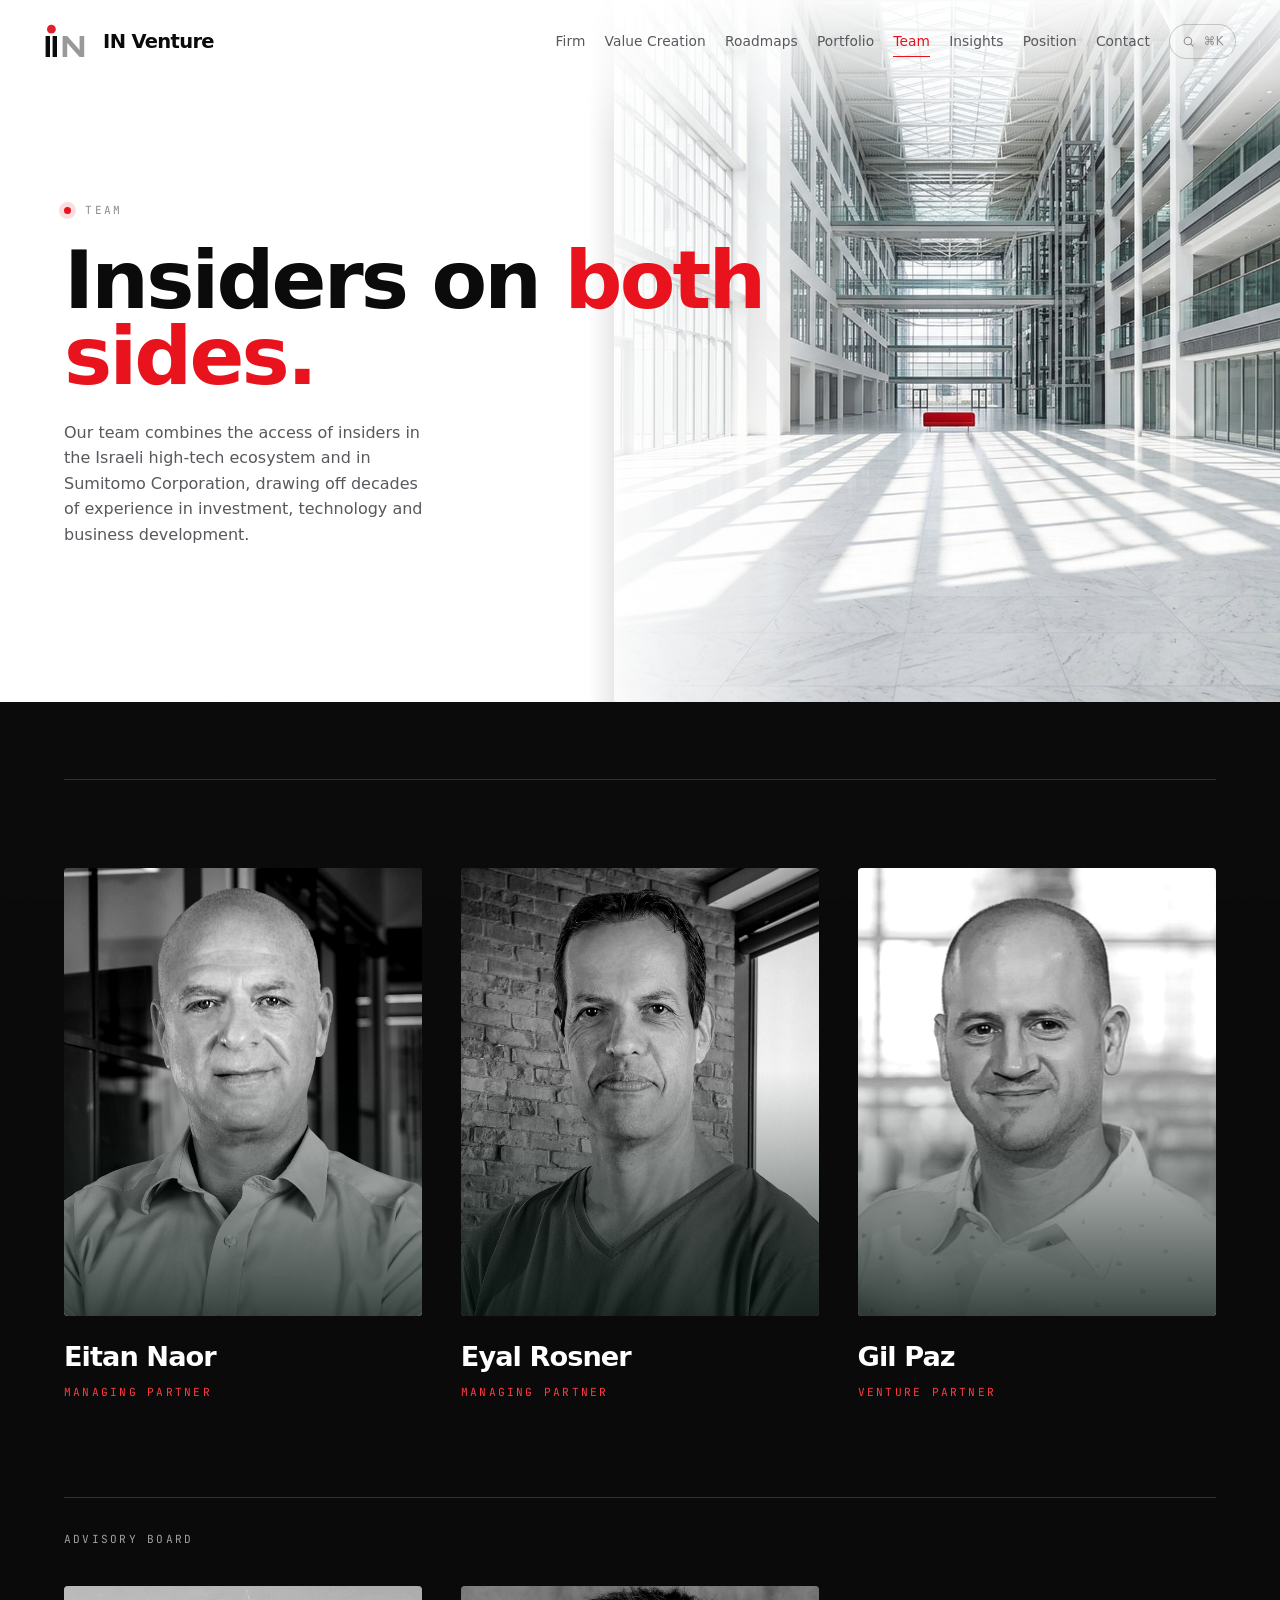
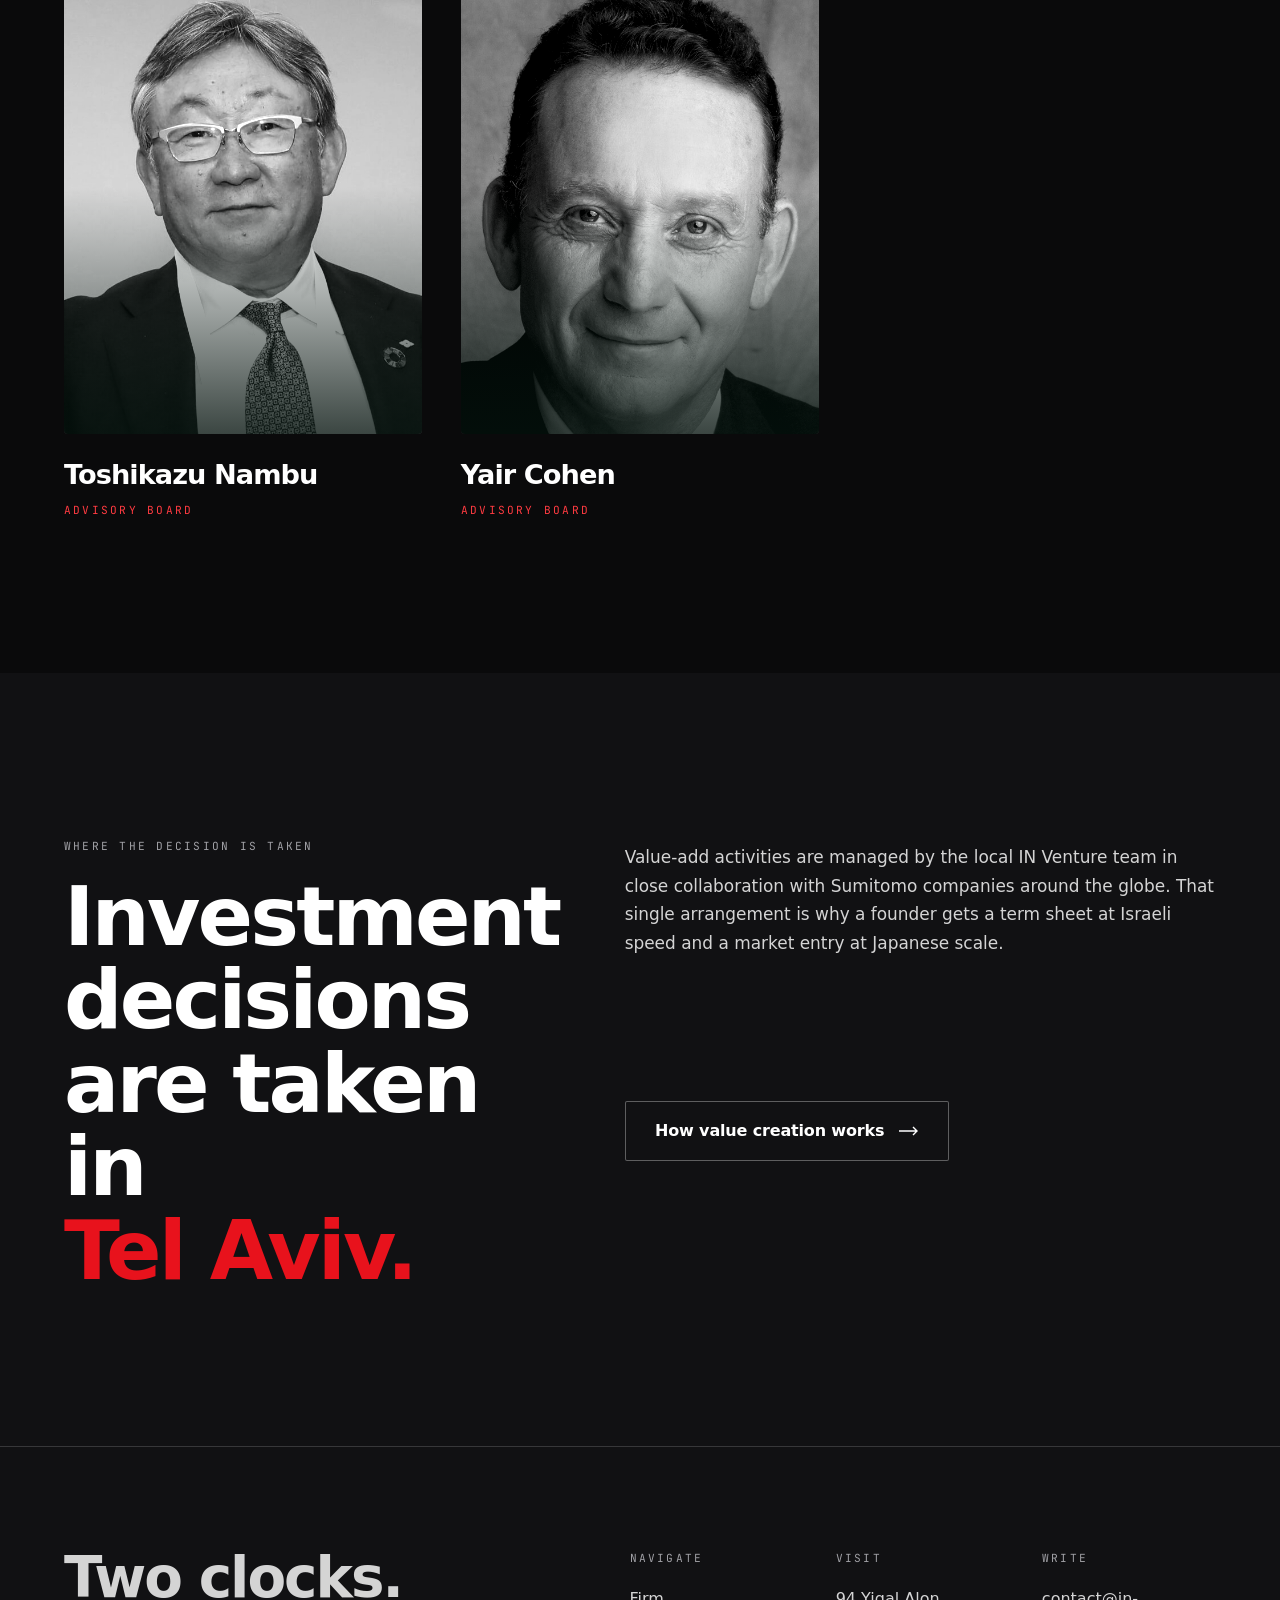
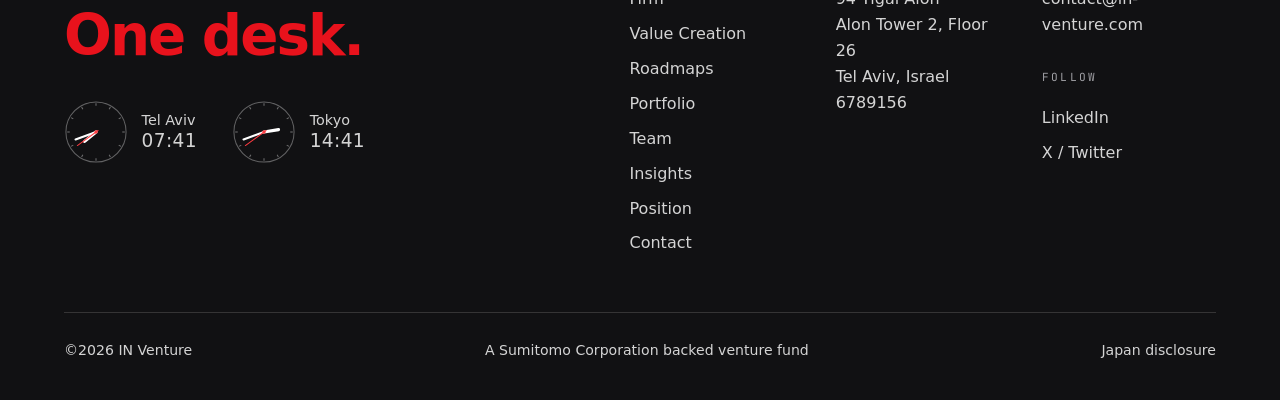
<file: team.html>
<!DOCTYPE html>
<html lang="en">
<head>
<meta charset="utf-8">
<meta name="viewport" content="width=device-width, initial-scale=1">
<title>Team · IN Venture</title>
<meta name="description" content="The IN Venture team combines the access of insiders in the Israeli high-tech ecosystem and in Sumitomo Corporation.">
<link rel="icon" href="data:image/svg+xml,%3Csvg xmlns='http://www.w3.org/2000/svg' viewBox='0 0 32 32'%3E%3Ccircle cx='16' cy='16' r='13' fill='%23E0202B'/%3E%3C/svg%3E">
<link rel="stylesheet" href="css/base.css">
<link rel="stylesheet" href="css/components.css">
<link rel="stylesheet" href="css/v2.css">
<link rel="stylesheet" href="css/v3.css">
</head>
<body>

<section class="phero">
  <div class="phero-bg"><img src="img/pc-team.jpg" alt=""></div>
  <div class="wrap">
    <div class="kicker"><span class="pip"></span><span>Team</span></div>
    <h1 class="neon">Insiders on <span class="it" style="color:var(--hot)">both sides.</span></h1>
    <p class="lead2">Our team combines the access of insiders in the Israeli high-tech ecosystem and in Sumitomo Corporation, drawing off decades of experience in investment, technology and business development.</p>
  </div>
</section>


<section class="sect wrap" style="padding-top:clamp(3.4rem,6vw,5rem)">
  <hr class="rule">
  <p class="tag rv" style="margin:2rem 0 2.4rem">Partners</p>
  <div class="people" id="core"></div>

  <hr class="rule" style="margin-top:clamp(4rem,8vw,6rem)">
  <p class="tag rv" style="margin:2rem 0 2.4rem">Advisory board</p>
  <div class="people" id="adv"></div>
</section>

<section class="sect dark">
  <div class="wrap two">
    <div>
      <p class="tag rv">Where the decision is taken</p>
      <h2 class="display h1 rv" style="margin-top:1.2rem">Investment decisions<br>are taken in<br><span class="italic red">Tel Aviv.</span></h2>
    </div>
    <div>
      <p class="prose rv">Value-add activities are managed by the local IN Venture team in close collaboration with Sumitomo companies around the globe. That single arrangement is why a founder gets a term sheet at Israeli speed and a market entry at Japanese scale.</p>
      <div class="clocks rv" id="tClocks" style="margin-top:2.4rem"></div>
      <div style="margin-top:2.6rem" class="rv">
        <a class="btn btn-ghost" href="value-creation.html"><span>How value creation works</span>
          <svg class="arw" viewBox="0 0 20 10" fill="none" stroke="currentColor" stroke-width="1.4"><path d="M0 5h18M14 1l4 4-4 4"/></svg></a>
      </div>
    </div>
  </div>
</section>

<script type="module">
import { initV2 } from './js/v2.js';
import { mountChrome, mountClocks } from './js/site.js';
import { TEAM } from './js/data.js';
initV2({ skipIntro:true });
mountChrome('Team');
mountClocks(document.getElementById('tClocks'));
const card = p=>`<article class="person rv"><figure><img src="${p.img}" alt="${p.name}"></figure><h3>${p.name}</h3><p>${p.title}</p></article>`;
document.getElementById('core').innerHTML = TEAM.filter(p=>p.group==='core').map(card).join('');
document.getElementById('adv').innerHTML  = TEAM.filter(p=>p.group==='advisory').map(card).join('');
</script>
</body>
</html>
</file>
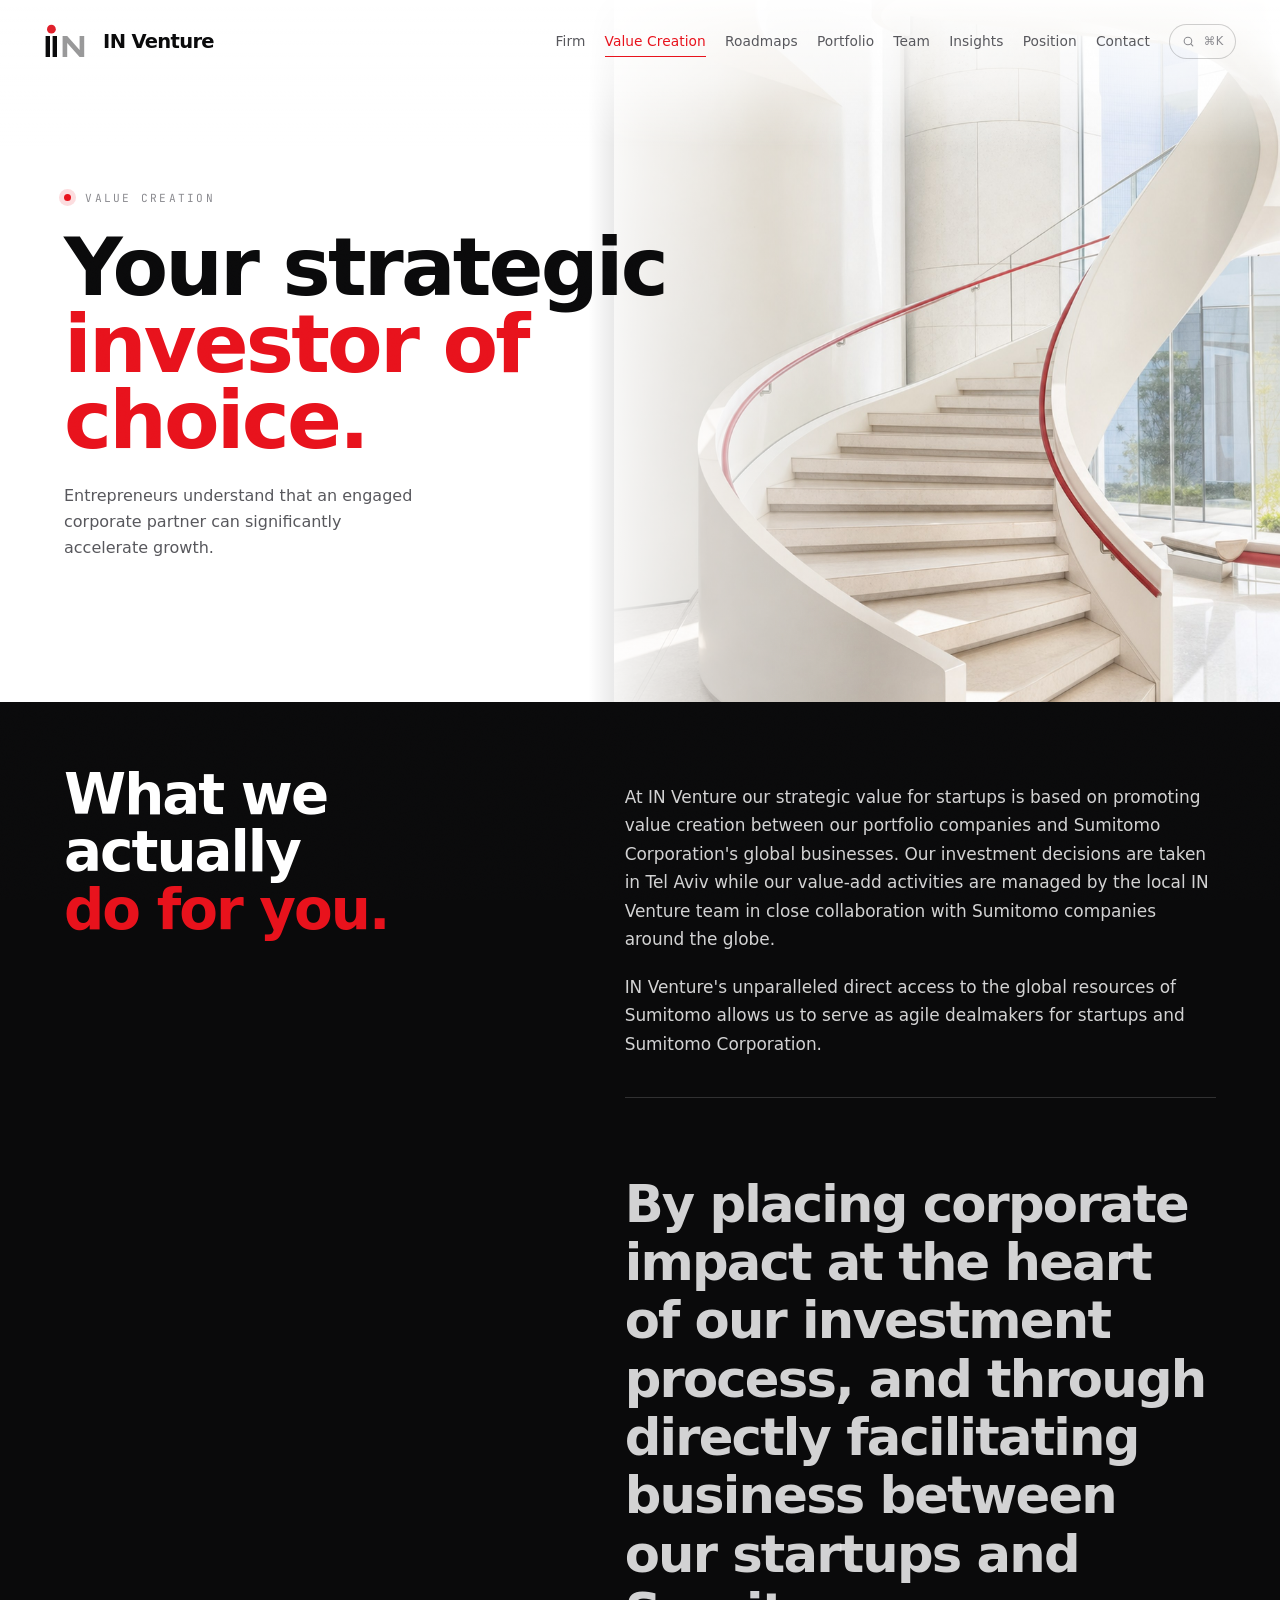
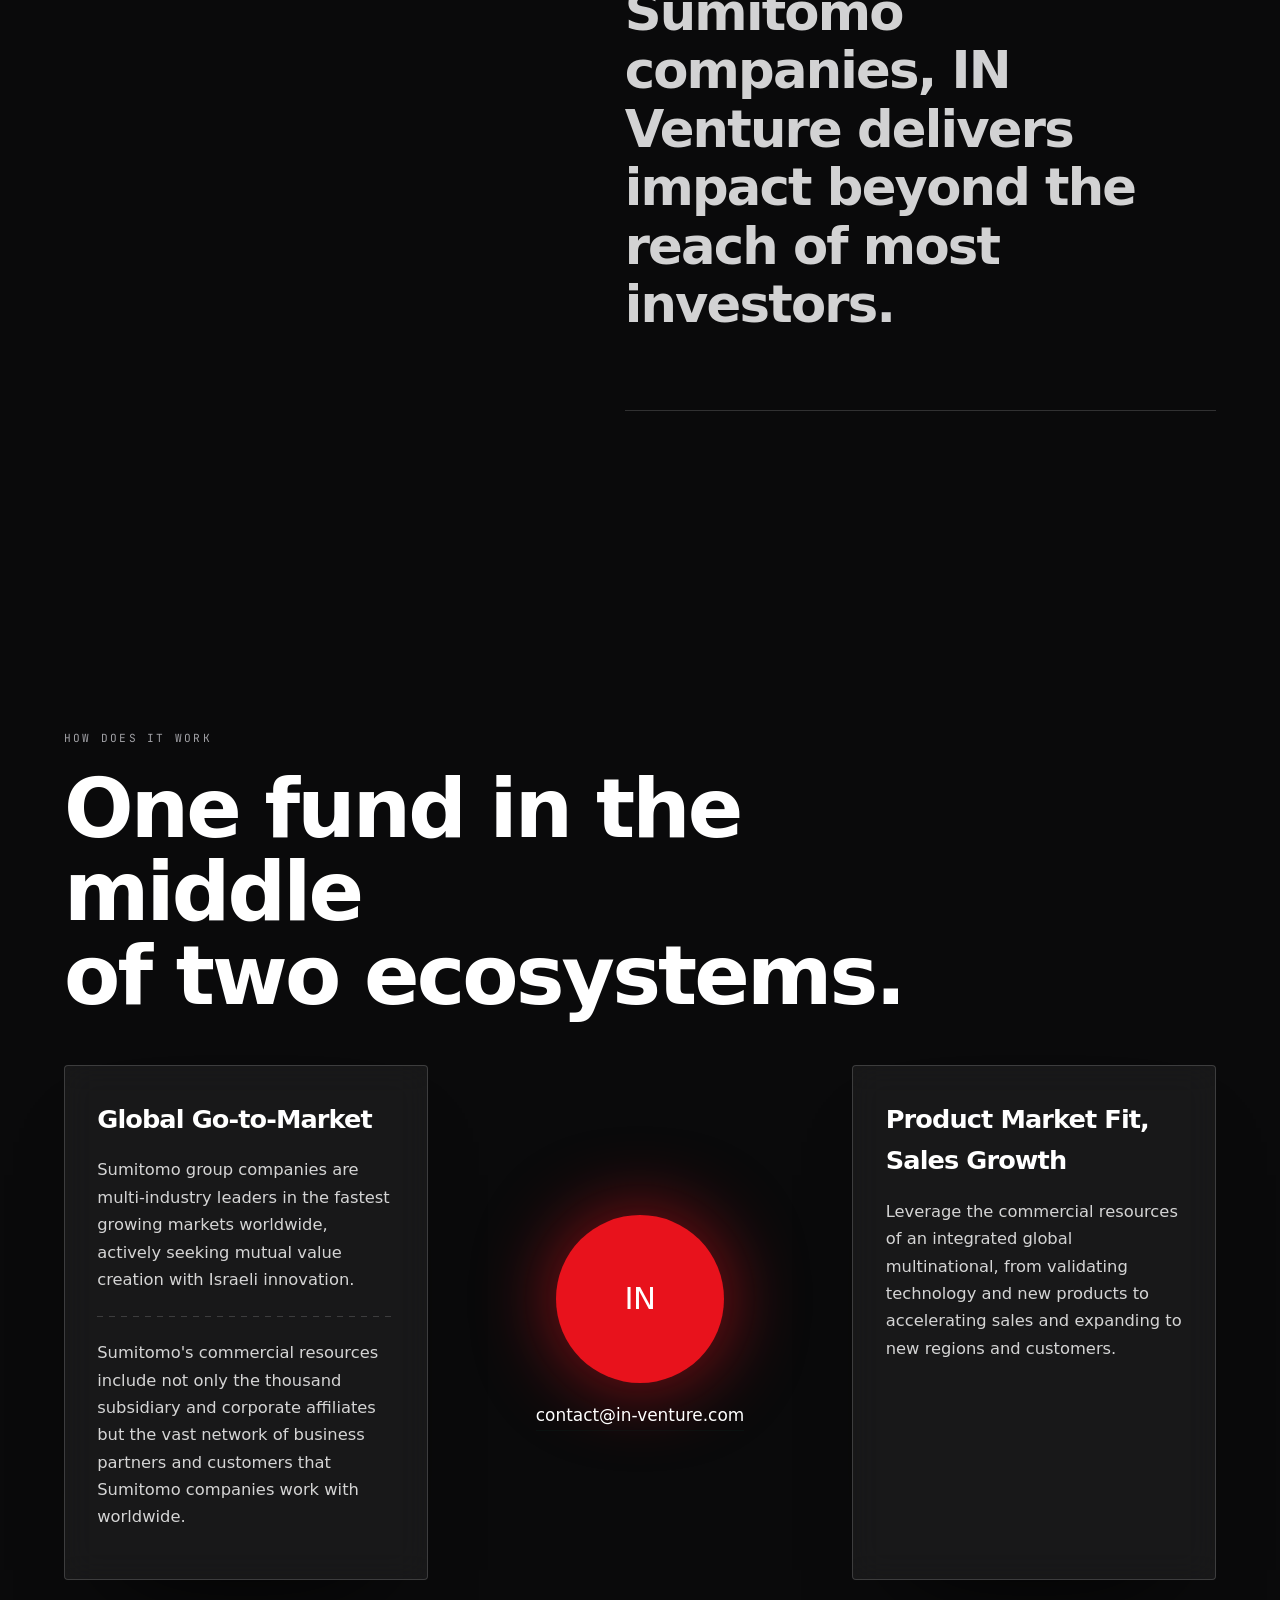
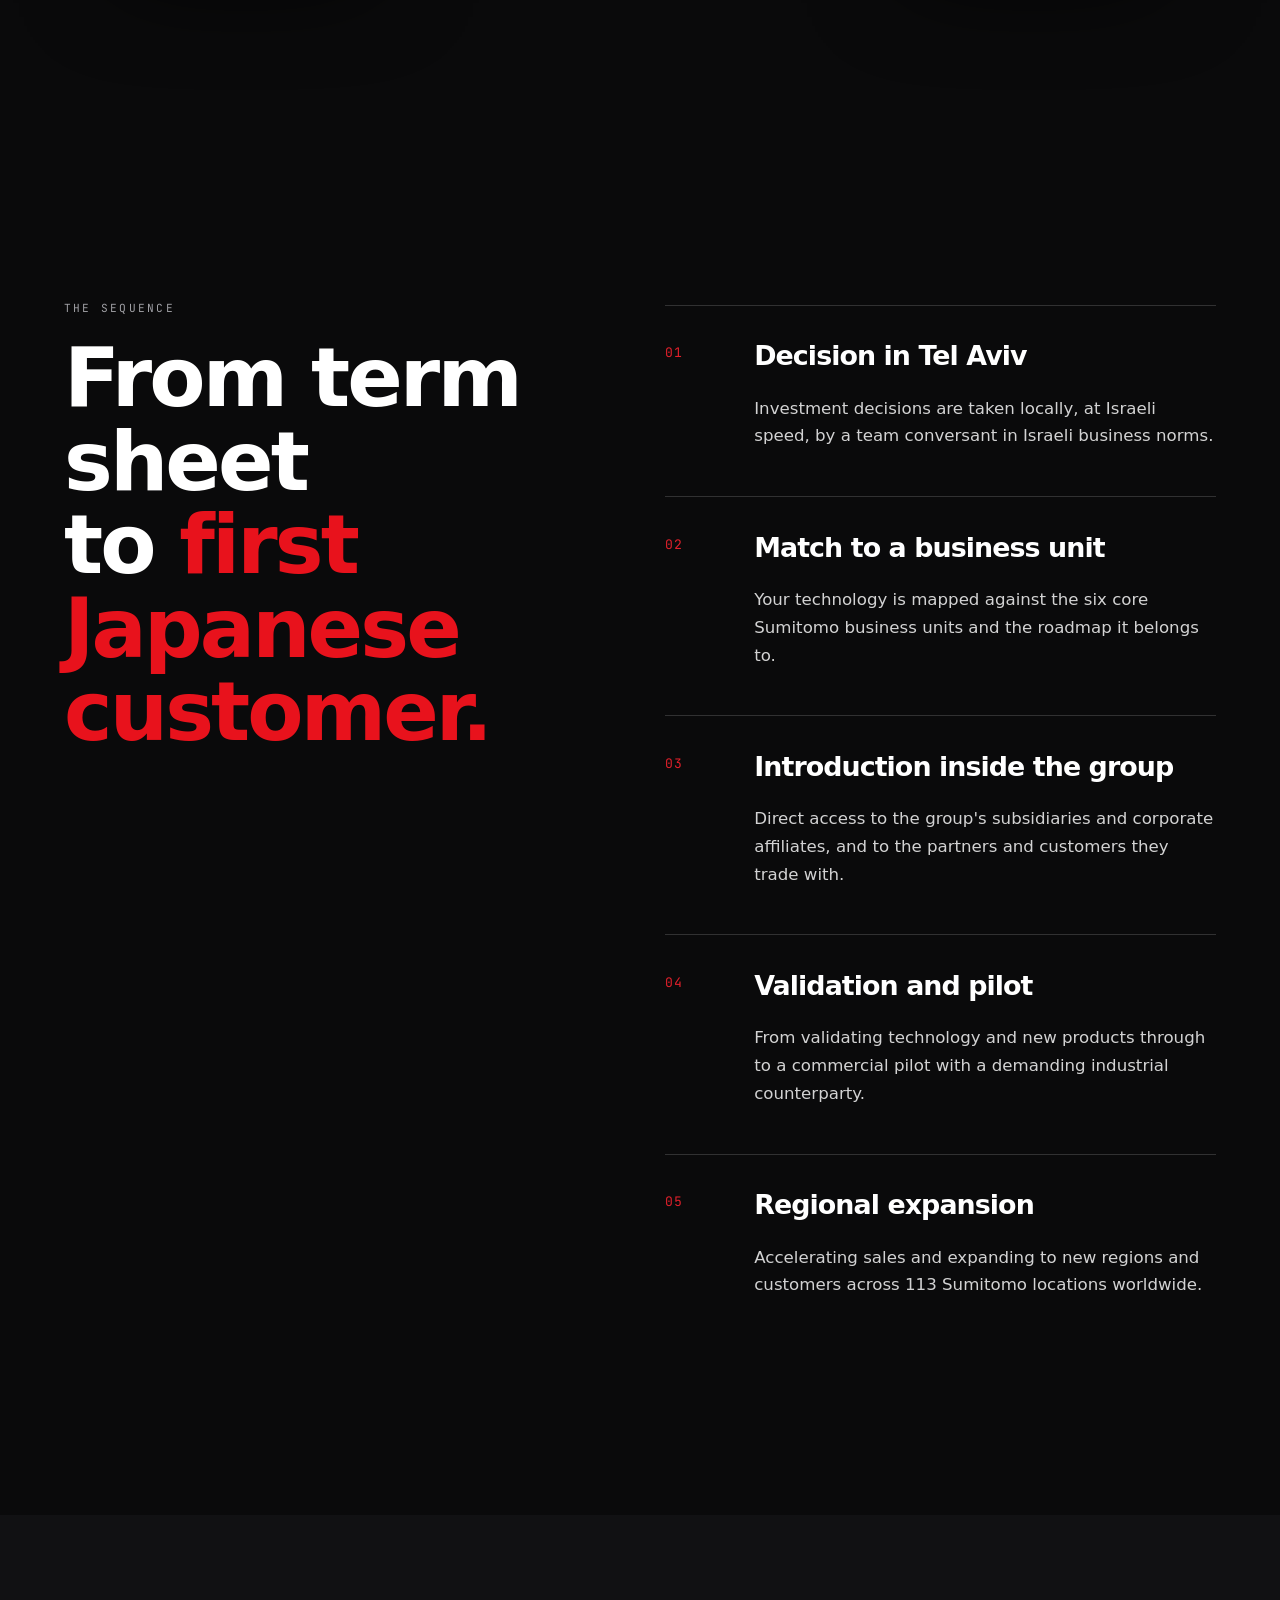
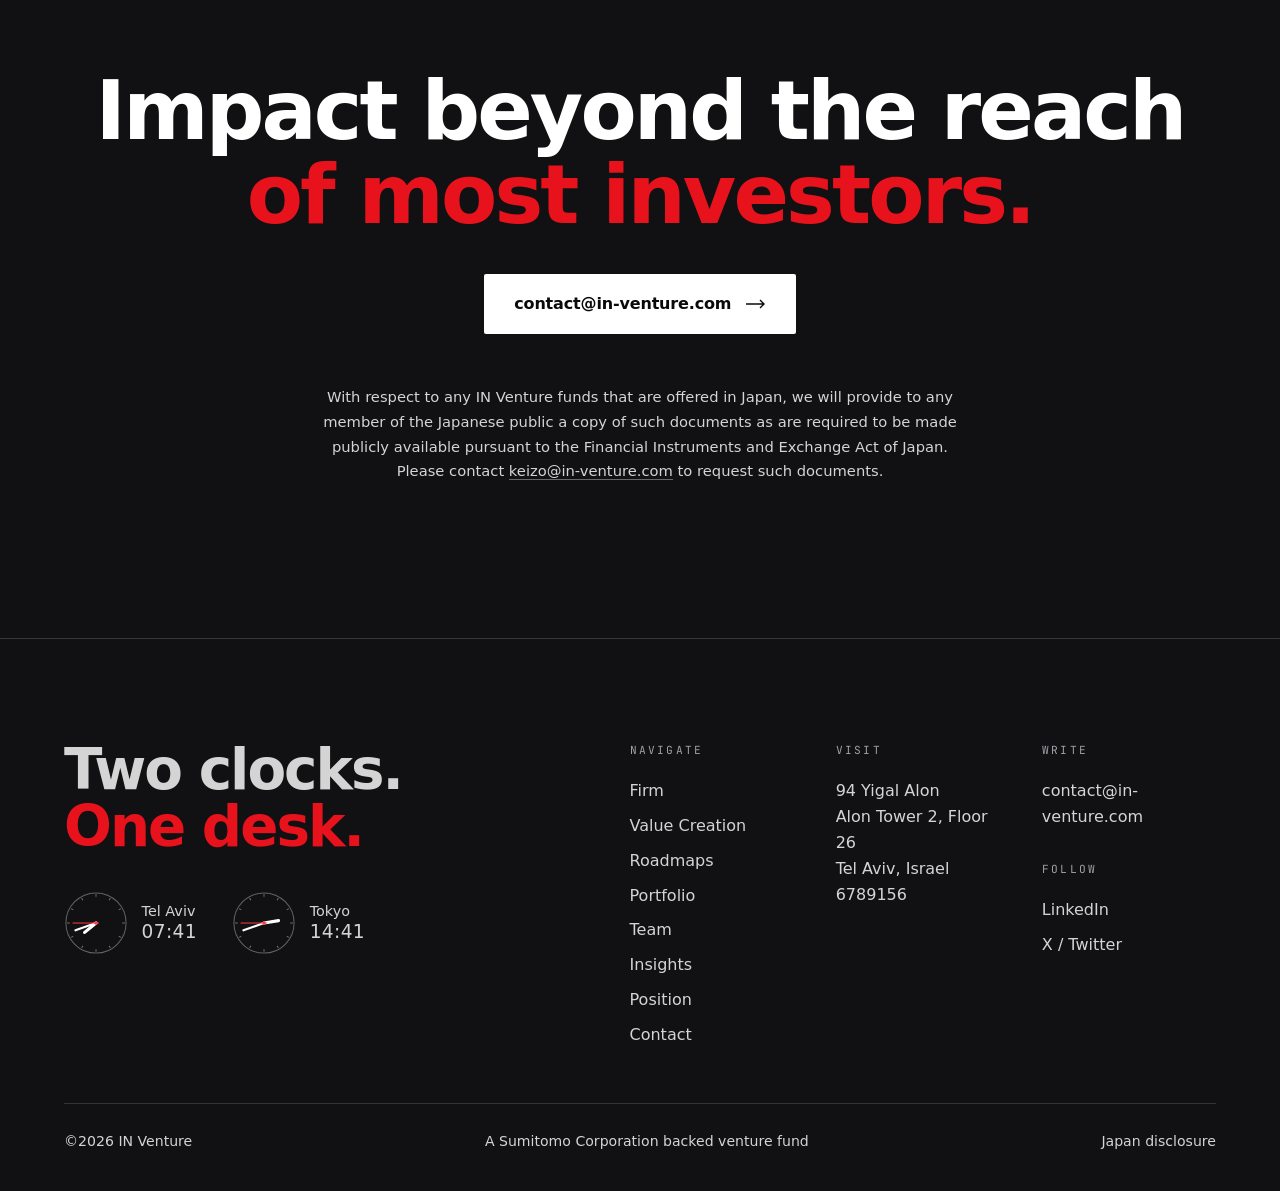
<file: value-creation.html>
<!DOCTYPE html>
<html lang="en">
<head>
<meta charset="utf-8">
<meta name="viewport" content="width=device-width, initial-scale=1">
<title>Value Creation · IN Venture</title>
<meta name="description" content="IN Venture's strategic value for startups is based on promoting value creation between our portfolio companies and Sumitomo Corporation's global businesses.">
<link rel="icon" href="data:image/svg+xml,%3Csvg xmlns='http://www.w3.org/2000/svg' viewBox='0 0 32 32'%3E%3Ccircle cx='16' cy='16' r='13' fill='%23E0202B'/%3E%3C/svg%3E">
<link rel="stylesheet" href="css/base.css">
<link rel="stylesheet" href="css/components.css">
<link rel="stylesheet" href="css/v2.css">
<style>
.flow{ display:grid; grid-template-columns:repeat(3,1fr); gap:clamp(1rem,2.4vw,2rem); align-items:stretch; position:relative; }
.flow-card{ padding:clamp(1.6rem,2.6vw,2.4rem); background:var(--ivory); box-shadow:0 40px 80px -60px rgba(11,59,46,.9), inset 0 0 0 1px rgba(11,59,46,.1); border-radius:4px; }
.flow-card h3{ font-family:var(--display); font-size:clamp(1.4rem,2vw,1.9rem); letter-spacing:-.02em; margin-bottom:.9rem; }
.flow-mid{ display:flex; flex-direction:column; align-items:center; justify-content:center; gap:1.2rem; }
.flow-mid .ring{ width:clamp(110px,14vw,168px); aspect-ratio:1; border-radius:50%; display:grid; place-items:center; background:var(--forest); color:var(--ivory); box-shadow:0 30px 60px -30px rgba(11,59,46,.8); }
.flow-mid .ring span{ font-family:var(--display); font-size:clamp(1.6rem,2.4vw,2.4rem); letter-spacing:-.02em; }
.dash{ height:1px; width:100%; background:repeating-linear-gradient(to right, var(--paper-line) 0 6px, transparent 6px 12px); }
@media (max-width:900px){ .flow{ grid-template-columns:1fr; } }
.ladder{ counter-reset:s; }
.ladder li{ list-style:none; display:grid; grid-template-columns:64px 1fr; gap:1.6rem; padding-block:1.8rem; border-top:1px solid var(--paper-line); }
.ladder li::before{ counter-increment:s; content:counter(s,decimal-leading-zero); font-family:var(--mono); font-size:.82rem; letter-spacing:.14em; color:var(--red); padding-top:.5rem; }
.ladder h4{ font-family:var(--display); font-size:clamp(1.3rem,2.1vw,1.85rem); letter-spacing:-.02em; margin:0 0 .5rem; }
</style>
<link rel="stylesheet" href="css/v3.css">
</head>
<body>

<section class="phero">
  <div class="phero-bg"><img src="img/p-value.jpg" alt=""></div>
  <div class="wrap">
    <div class="kicker"><span class="pip"></span><span>Value Creation</span></div>
    <h1 class="neon">Your strategic <span class="it" style="color:var(--hot)">investor of choice.</span></h1>
    <p class="lead2">Entrepreneurs understand that an engaged corporate partner can significantly accelerate growth.</p>
  </div>
</section>


<section class="sect wrap" style="padding-top:clamp(3rem,5vw,4rem)">
  <div class="two">
    <div class="sticky"><h2 class="display h2 rv">What we actually<br><span class="italic">do for you.</span></h2></div>
    <div>
      <p class="prose rv">At IN Venture our strategic value for startups is based on promoting value creation between our portfolio companies and Sumitomo Corporation's global businesses. Our investment decisions are taken in Tel Aviv while our value-add activities are managed by the local IN Venture team in close collaboration with Sumitomo companies around the globe.</p>
      <p class="prose rv" style="margin-top:1.2rem">IN Venture's unparalleled direct access to the global resources of Sumitomo allows us to serve as agile dealmakers for startups and Sumitomo Corporation.</p>
      <div class="pull rv" style="margin-top:2.4rem"><p class="display">By placing corporate impact at the heart of our investment process, and through directly facilitating business between our startups and Sumitomo companies, IN Venture delivers impact beyond the reach of most investors.</p></div>
    </div>
  </div>
</section>

<section class="sect" style="background:var(--ivory-2)">
  <div class="wrap">
    <p class="tag rv">How does it work</p>
    <h2 class="display h1 rv" style="margin:1.2rem 0 3rem; max-width:16ch">One fund in the middle<br>of two ecosystems.</h2>
    <div class="flow">
      <div class="flow-card rv">
        <h3>Global Go-to-Market</h3>
        <p class="prose" style="font-size:1.02rem">Sumitomo group companies are multi-industry leaders in the fastest growing markets worldwide, actively seeking mutual value creation with Israeli innovation.</p>
        <div class="dash" style="margin:1.4rem 0"></div>
        <p class="prose" style="font-size:1.02rem">Sumitomo's commercial resources include not only the thousand subsidiary and corporate affiliates but the vast network of business partners and customers that Sumitomo companies work with worldwide.</p>
      </div>
      <div class="flow-mid rv">
        <div class="ring"><span>IN</span></div>
        <a href="mailto:contact@in-venture.com" style="font-weight:500; border-bottom:1px solid var(--paper-line)">contact@in-venture.com</a>
      </div>
      <div class="flow-card rv">
        <h3>Product Market Fit,<br>Sales Growth</h3>
        <p class="prose" style="font-size:1.02rem">Leverage the commercial resources of an integrated global multinational, from validating technology and new products to accelerating sales and expanding to new regions and customers.</p>
      </div>
    </div>
  </div>
</section>

<section class="sect wrap">
  <div class="two">
    <div class="sticky">
      <p class="tag rv">The sequence</p>
      <h2 class="display h1 rv" style="margin-top:1.2rem">From term sheet<br>to <span class="italic">first Japanese<br>customer.</span></h2>
    </div>
    <ol class="ladder">
      <li class="rv"><div><h4>Decision in Tel Aviv</h4><p class="prose" style="font-size:1.04rem">Investment decisions are taken locally, at Israeli speed, by a team conversant in Israeli business norms.</p></div></li>
      <li class="rv"><div><h4>Match to a business unit</h4><p class="prose" style="font-size:1.04rem">Your technology is mapped against the six core Sumitomo business units and the roadmap it belongs to.</p></div></li>
      <li class="rv"><div><h4>Introduction inside the group</h4><p class="prose" style="font-size:1.04rem">Direct access to the group's subsidiaries and corporate affiliates, and to the partners and customers they trade with.</p></div></li>
      <li class="rv"><div><h4>Validation and pilot</h4><p class="prose" style="font-size:1.04rem">From validating technology and new products through to a commercial pilot with a demanding industrial counterparty.</p></div></li>
      <li class="rv"><div><h4>Regional expansion</h4><p class="prose" style="font-size:1.04rem">Accelerating sales and expanding to new regions and customers across 113 Sumitomo locations worldwide.</p></div></li>
    </ol>
  </div>
</section>

<section class="sect abyss">
  <div class="wrap" style="text-align:center">
    <h2 class="display h1 rv">Impact beyond the reach<br><span class="italic red">of most investors.</span></h2>
    <a class="btn rv" style="--bg:var(--ivory); --fg:var(--forest); margin-top:2.4rem" href="mailto:contact@in-venture.com"><span>contact@in-venture.com</span>
      <svg class="arw" viewBox="0 0 20 10" fill="none" stroke="currentColor" stroke-width="1.4"><path d="M0 5h18M14 1l4 4-4 4"/></svg></a>
    <p class="prose" style="margin:3.2rem auto 0; font-size:.92rem; color:var(--cream-dim); text-align:center; max-width:70ch">With respect to any IN Venture funds that are offered in Japan, we will provide to any member of the Japanese public a copy of such documents as are required to be made publicly available pursuant to the Financial Instruments and Exchange Act of Japan. Please contact <a href="mailto:keizo@in-venture.com" style="border-bottom:1px solid rgba(242,237,227,.4)">keizo@in-venture.com</a> to request such documents.</p>
  </div>
</section>

<script type="module">
import { initV2 } from './js/v2.js';
import { mountChrome } from './js/site.js';
initV2({ skipIntro:true });
mountChrome('Value Creation');
</script>
</body>
</html>
</file>
<file: css/base.css>
/* =========================================================
   IN VENTURE · Design System 2026
   Ivory / Deep Forest / Sumitomo Red
   ========================================================= */

@import url('https://api.fontshare.com/v2/css?f%5B%5D=satoshi@400,500,700,900&display=swap');
@import url('https://fonts.googleapis.com/css2?family=Fraunces:opsz,wght@9..144,300;9..144,400;9..144,500;9..144,600;9..144,700&family=Hanken+Grotesk:wght@400;500;600;700&family=JetBrains+Mono:wght@400;500&display=swap');

:root{
  /* ---- ground ---- */
  --ivory:        #FBF7EA;
  --ivory-2:      #F4EEDC;
  --ivory-3:      #EDE6D0;
  --paper-line:   rgba(11,59,46,.14);

  /* ---- ink ---- */
  --forest:       #0B3B2E;
  --forest-deep:  #06251C;
  --forest-abyss: #04170F;
  --forest-mid:   #14523F;
  --moss:         #4E7A63;

  /* ---- accent ---- */
  --red:          #E0202B;
  --red-soft:     #FF4B45;
  --gold:         #C9A227;

  /* ---- type on dark ---- */
  --cream:        #F2EDE3;
  --cream-dim:    rgba(242,237,227,.62);

  /* ---- families ---- */
  --display: 'Fraunces', 'Times New Roman', serif;
  --sans:    'Satoshi', 'Hanken Grotesk', -apple-system, sans-serif;
  --mono:    'JetBrains Mono', ui-monospace, monospace;

  /* ---- scale ---- */
  --mega:  clamp(3.4rem, 9.2vw, 9.5rem);
  --h1:    clamp(2.8rem, 6.4vw, 6.4rem);
  --h2:    clamp(2.1rem, 4.4vw, 4.4rem);
  --h3:    clamp(1.5rem, 2.4vw, 2.3rem);
  --body:  clamp(1.06rem, 1.18vw, 1.22rem);
  --lead:  clamp(1.24rem, 1.62vw, 1.68rem);

  /* ---- rhythm ---- */
  --gutter: clamp(1.4rem, 5vw, 6.5rem);
  --sect:   clamp(6rem, 12vw, 13rem);
  --radius: 2px;

  --ease: cubic-bezier(.22,1,.36,1);
}

*,*::before,*::after{ box-sizing:border-box; }
html{ -webkit-text-size-adjust:100%; }
body{
  margin:0; background:var(--ivory); color:var(--forest);
  font-family:var(--sans); font-size:var(--body); line-height:1.62;
  font-weight:400; -webkit-font-smoothing:antialiased;
  overflow-x:hidden;
}
body.is-locked{ overflow:hidden; }
img{ max-width:100%; display:block; }
a{ color:inherit; text-decoration:none; }
button{ font:inherit; color:inherit; background:none; border:0; cursor:pointer; }

/* ---------- paper grain ---------- */
body::after{
  content:''; position:fixed; inset:0; z-index:9999; pointer-events:none;
  opacity:.035; mix-blend-mode:multiply;
  background-image:url("data:image/svg+xml,%3Csvg xmlns='http://www.w3.org/2000/svg' width='220' height='220'%3E%3Cfilter id='n'%3E%3CfeTurbulence type='fractalNoise' baseFrequency='.82' numOctaves='4'/%3E%3C/filter%3E%3Crect width='220' height='220' filter='url(%23n)'/%3E%3C/svg%3E");
}

/* ---------- layout ---------- */
.wrap{ width:100%; max-width:1620px; margin:0 auto; padding-inline:var(--gutter); }
.wrap-tight{ width:100%; max-width:1180px; margin:0 auto; padding-inline:var(--gutter); }
section{ position:relative; }
.sect{ padding-block:var(--sect); }

/* ---------- type ---------- */
.display{
  font-family:var(--display); font-weight:400;
  font-variation-settings:'opsz' 144,'SOFT' 0,'WONK' 0;
  letter-spacing:-.028em; line-height:1.02;
}
h1,h2,h3,h4{ margin:0; }
.mega{ font-size:var(--mega); }
.h1{ font-size:var(--h1); }
.h2{ font-size:var(--h2); }
.h3{ font-size:var(--h3); line-height:1.16; letter-spacing:-.02em; }
.lead{ font-size:var(--lead); line-height:1.44; max-width:24ch; }
.prose{ font-size:var(--body); line-height:1.68; max-width:62ch; }
.italic{ font-style:italic; font-variation-settings:'opsz' 144,'SOFT' 30,'WONK' 1; }
.red{ color:var(--red); }

.tag{
  font-family:var(--mono); font-size:.78rem; letter-spacing:.16em;
  text-transform:uppercase; color:var(--moss);
}

/* ---------- rules ---------- */
.rule{ height:1px; background:var(--paper-line); border:0; margin:0; }
.rule-dark{ height:1px; background:rgba(242,237,227,.16); border:0; margin:0; }

/* ---------- dark ground ---------- */
.dark{ background:var(--forest-deep); color:var(--cream); }
.dark .tag{ color:rgba(242,237,227,.5); }
.dark .prose{ color:var(--cream-dim); }
.abyss{ background:var(--forest-abyss); color:var(--cream); }

/* ---------- buttons ---------- */
.btn{
  --bg:var(--forest); --fg:var(--ivory);
  position:relative; display:inline-flex; align-items:center; gap:.9rem;
  padding:1.05rem 1.9rem; background:var(--bg); color:var(--fg);
  font-size:1rem; font-weight:500; letter-spacing:.01em;
  border-radius:var(--radius); overflow:hidden; isolation:isolate;
  transition:transform .5s var(--ease);
}
.btn span{ position:relative; z-index:2; }
.btn::before{
  content:''; position:absolute; inset:0; z-index:1; background:var(--red);
  transform:translateY(101%); transition:transform .55s var(--ease);
}
.btn:hover::before{ transform:translateY(0); }
.btn:hover{ transform:translateY(-2px); }
.btn .arw{ position:relative; z-index:2; width:20px; height:10px; }
.btn-ghost{ --bg:transparent; --fg:var(--forest); box-shadow:inset 0 0 0 1px rgba(11,59,46,.28); }
.dark .btn-ghost{ --fg:var(--cream); box-shadow:inset 0 0 0 1px rgba(242,237,227,.26); }

/* ---------- header ---------- */
.hdr{
  position:fixed; top:0; left:0; right:0; z-index:200;
  display:flex; align-items:center; justify-content:space-between;
  padding:1.5rem clamp(1.4rem,3.4vw,3.4rem); gap:2rem; mix-blend-mode:normal;
  transition:background .5s var(--ease), padding .5s var(--ease), box-shadow .5s var(--ease);
}
.hdr.stuck{ background:rgba(251,247,234,.86); backdrop-filter:blur(18px) saturate(1.4); padding-block:1rem; box-shadow:0 1px 0 rgba(11,59,46,.1); }
.hdr.on-dark{ color:var(--cream); }
.hdr.on-dark.stuck{ background:rgba(6,37,28,.78); box-shadow:0 1px 0 rgba(242,237,227,.12); }
.brand{ display:flex; align-items:center; gap:.85rem; }
.nav{ display:flex; align-items:center; gap:clamp(1.05rem,1.5vw,1.9rem); flex-wrap:nowrap; }
.nav a{
  position:relative; font-size:clamp(.86rem,.95vw,.96rem); font-weight:500; letter-spacing:.005em;
  padding-block:.3rem; white-space:nowrap;
}
.nav a::after{
  content:''; position:absolute; left:0; bottom:0; height:1px; width:100%;
  background:currentColor; transform:scaleX(0); transform-origin:right;
  transition:transform .45s var(--ease);
}
.nav a:hover::after,.nav a.active::after{ transform:scaleX(1); transform-origin:left; }
.nav a.active{ color:var(--red); }
.burger{ display:none; width:34px; height:18px; position:relative; }
.burger i{ position:absolute; left:0; right:0; height:1.5px; background:currentColor; transition:.4s var(--ease); }
.burger i:first-child{ top:0; } .burger i:last-child{ bottom:0; }
.menu-open .burger i:first-child{ top:8px; transform:rotate(45deg); }
.menu-open .burger i:last-child{ bottom:8px; transform:rotate(-45deg); }

/* mobile drawer */
.drawer{
  position:fixed; inset:0; z-index:190; background:var(--forest-deep); color:var(--cream);
  display:flex; flex-direction:column; justify-content:center; padding:var(--gutter);
  clip-path:inset(0 0 100% 0); transition:clip-path .8s var(--ease);
}
.menu-open .drawer{ clip-path:inset(0 0 0 0); }
.drawer nav{ display:flex; flex-direction:column; }
.drawer a{ font-family:var(--display); font-size:clamp(1.9rem,7vw,3.2rem); line-height:1.14; padding-block:.24rem; letter-spacing:-.02em; }
.drawer a.active{ color:var(--red); }

/* ---------- reveal ---------- */
.rv{ opacity:0; transform:translateY(30px); }
.rv.in{ opacity:1; transform:none; transition:opacity 1s var(--ease), transform 1.1s var(--ease); }
@media (prefers-reduced-motion:reduce){
  .rv{ opacity:1 !important; transform:none !important; }
  *{ animation-duration:.001ms !important; transition-duration:.001ms !important; }
}

/* ---------- oversized numeral ---------- */
.numeral{
  position:absolute; font-family:var(--display); font-size:clamp(9rem,22vw,20rem);
  line-height:.72; color:var(--forest); opacity:.055; pointer-events:none; user-select:none;
}
.dark .numeral{ color:var(--cream); opacity:.07; }

/* ---------- grid overlay ---------- */
.gridlines{
  position:absolute; inset:0; pointer-events:none; z-index:0;
  background-image:linear-gradient(to right, var(--paper-line) 1px, transparent 1px);
  background-size:calc(100% / 6) 100%;
  opacity:.55;
}
.dark .gridlines{ background-image:linear-gradient(to right, rgba(242,237,227,.08) 1px, transparent 1px); }

/* ---------- footer ---------- */
.ftr{ background:var(--forest-abyss); color:var(--cream); padding-block:clamp(4rem,8vw,7rem) 2.4rem; }
.ftr a:hover{ color:var(--red-soft); }

/* ---------- cursor ---------- */
.cursor{
  position:fixed; top:0; left:0; width:12px; height:12px; border-radius:50%;
  background:var(--red); pointer-events:none; z-index:9998; mix-blend-mode:normal;
  transform:translate3d(-50px,-50px,0); transition:width .35s var(--ease),height .35s var(--ease),background .35s var(--ease);
}
.cursor.big{ width:64px; height:64px; background:rgba(224,32,43,.16); box-shadow:inset 0 0 0 1px rgba(224,32,43,.6); }
@media (hover:none){ .cursor{ display:none; } }

/* ---------- responsive ---------- */
@media (max-width:900px){
  .nav{ display:none; }
  .burger{ display:block; }
  .gridlines{ background-size:50% 100%; }
}
</file>
<file: css/components.css>
/* =========================================================
   IN VENTURE · Components
   ========================================================= */
.brand-txt{ font-family:var(--display); font-size:1.22rem; letter-spacing:-.02em; font-weight:500; }
.brand svg{ color:currentColor; }

.cmd-trigger{
  display:inline-flex; align-items:center; gap:.55rem; padding:.5rem .8rem;
  border-radius:100px; box-shadow:inset 0 0 0 1px rgba(11,59,46,.24);
  font-size:.82rem; color:var(--moss); transition:.4s var(--ease);
}
.cmd-trigger kbd{ font-family:var(--mono); font-size:.72rem; letter-spacing:.04em; }
.cmd-trigger:hover{ box-shadow:inset 0 0 0 1px var(--red); color:var(--red); }
.on-dark .cmd-trigger{ box-shadow:inset 0 0 0 1px rgba(242,237,227,.26); color:rgba(242,237,227,.7); }

/* ---------------- HERO ---------------- */
.hero{ position:relative; min-height:100svh; display:flex; align-items:flex-end; padding-bottom:clamp(3rem,7vw,6rem); overflow:hidden; }
.hero-canvas{ position:absolute; top:0; right:0; bottom:0; left:34%; z-index:0; }
.hero-canvas canvas{ width:100%; height:100%; display:block; }
.hero-glow{
  position:absolute; inset:0; z-index:1; pointer-events:none;
  background:
    linear-gradient(90deg, var(--ivory) 0%, rgba(251,247,234,.96) 26%, rgba(251,247,234,.62) 44%, rgba(251,247,234,0) 66%),
    linear-gradient(0deg, var(--ivory) 0%, rgba(251,247,234,0) 26%),
    radial-gradient(70% 60% at 18% 78%, rgba(11,59,46,.07), transparent 68%);
}
.hero .wrap{ position:relative; z-index:2; }
.hero-kicker{ display:flex; align-items:center; gap:1rem; margin-bottom:1.6rem; }
.hero-kicker .dot{ width:9px; height:9px; border-radius:50%; background:var(--red); box-shadow:0 0 0 6px rgba(224,32,43,.14); }
.hero h1{ max-width:13ch; text-shadow:0 0 42px rgba(251,247,234,.85); }
.hero-sub{ display:flex; flex-wrap:wrap; gap:clamp(2rem,5vw,5rem); align-items:flex-end; margin-top:clamp(2rem,4vw,3.4rem); }
.hero-sub .prose{ max-width:46ch; font-size:clamp(1.06rem,1.3vw,1.28rem); }
.scrollcue{ position:absolute; left:var(--gutter); bottom:1.4rem; z-index:2; display:flex; align-items:center; gap:.7rem; }
.scrollcue .bar{ width:1px; height:44px; background:var(--paper-line); overflow:hidden; position:relative; }
.scrollcue .bar::after{ content:''; position:absolute; inset:0; background:var(--red); animation:cue 2.6s var(--ease) infinite; }
@keyframes cue{ 0%{transform:translateY(-100%)} 55%{transform:translateY(0)} 100%{transform:translateY(100%)} }

/* ---------------- clocks ---------------- */
.ftr-clocks,.clocks{ display:flex; gap:2.2rem; margin-top:2.2rem; }
.clock{ display:flex; align-items:center; gap:.85rem; }
.clock svg{ width:64px; height:64px; overflow:visible; }
.c-face{ fill:none; stroke:currentColor; stroke-opacity:.34; stroke-width:1.6; }
.c-tick{ stroke:currentColor; stroke-opacity:.4; stroke-width:1.6; }
.c-h,.c-m{ stroke:currentColor; stroke-opacity:1; stroke-width:5; stroke-linecap:round; transform-box:view-box; transform-origin:50px 50px; transition:transform .4s var(--ease); }
.c-m{ stroke-width:3.4; }
.c-s{ stroke:var(--red); stroke-width:1.6; stroke-linecap:round; transform-box:view-box; transform-origin:50px 50px; }
.c-pin{ fill:var(--red); }
.clock-meta{ display:flex; flex-direction:column; line-height:1.25; }
.clock-city{ font-size:.9rem; font-weight:500; }
.clock-time{ font-family:var(--mono); font-size:1.16rem; letter-spacing:.02em; }

/* ---------------- stat strip ---------------- */
.stats{ display:grid; grid-template-columns:repeat(4,1fr); gap:0; border-top:1px solid var(--paper-line); }
.dark .stats{ border-color:rgba(242,237,227,.16); }
.stat{ padding:2.6rem 1.6rem 2.4rem 0; border-right:1px solid var(--paper-line); }
.dark .stat{ border-color:rgba(242,237,227,.16); }
.stat:last-child{ border-right:0; }
.stat .n{ font-family:var(--display); font-size:clamp(2.6rem,4.4vw,4.2rem); line-height:1; letter-spacing:-.03em; display:flex; align-items:baseline; }
.stat .n small{ font-size:.42em; margin-left:.14em; letter-spacing:0; }
.stat .l{ font-size:.98rem; margin-top:.7rem; color:var(--moss); max-width:20ch; }
.dark .stat .l{ color:var(--cream-dim); }

/* ---------------- editorial two-col ---------------- */
.two{ display:grid; grid-template-columns:minmax(0,.9fr) minmax(0,1.1fr); gap:clamp(2rem,6vw,7rem); align-items:start; }
.sticky{ position:sticky; top:7rem; }

/* ---------------- vignettes (Greylock mechanic) ---------------- */
.vig{ border-top:1px solid var(--paper-line); padding-block:clamp(2.2rem,4vw,3.4rem); display:grid; grid-template-columns:minmax(0,1fr) auto; gap:2rem; align-items:center; }
.dark .vig{ border-color:rgba(242,237,227,.14); }
.vig p{ font-family:var(--display); font-size:clamp(1.5rem,3vw,2.6rem); line-height:1.18; letter-spacing:-.022em; margin:0; max-width:22ch; }
.vig .chips{ display:flex; gap:.6rem; flex-wrap:wrap; justify-content:flex-end; }
.chip{
  display:inline-flex; align-items:center; gap:.55rem; padding:.5rem .95rem; border-radius:100px;
  background:rgba(11,59,46,.06); font-size:.86rem; font-weight:500; white-space:nowrap;
}
.dark .chip{ background:rgba(242,237,227,.09); }
.chip i{ width:6px; height:6px; border-radius:50%; background:var(--red); display:block; }
.vig-logo{ height:34px; width:auto; object-fit:contain; opacity:.9; }

/* ---------------- portfolio table (Greylock mechanic) ---------------- */
.filters{ display:flex; flex-wrap:wrap; gap:.6rem; margin-bottom:2.4rem; }
.fbtn{
  padding:.62rem 1.15rem; border-radius:100px; font-size:.92rem; font-weight:500;
  box-shadow:inset 0 0 0 1px rgba(11,59,46,.2); transition:.35s var(--ease);
}
.fbtn:hover{ box-shadow:inset 0 0 0 1px var(--forest); }
.fbtn.on{ background:var(--forest); color:var(--ivory); box-shadow:none; }
.pf-head,.pf-row{ display:grid; grid-template-columns:190px minmax(0,1fr) 170px 130px 34px; gap:1.6rem; align-items:center; }
.pf-head{ padding-bottom:1rem; border-bottom:1px solid var(--forest); }
.pf-head span{ font-family:var(--mono); font-size:.74rem; letter-spacing:.16em; text-transform:uppercase; color:var(--moss); }
.pf-row{
  padding-block:1.55rem; border-bottom:1px solid var(--paper-line); position:relative;
  transition:background .45s var(--ease), padding .45s var(--ease);
}
.pf-row::before{ content:''; position:absolute; left:calc(var(--gutter)*-1); right:calc(var(--gutter)*-1); top:0; bottom:0; background:var(--ivory-2); opacity:0; transition:opacity .45s var(--ease); z-index:-1; }
.pf-row:hover::before{ opacity:1; }
.pf-row:hover{ padding-left:1rem; }
.pf-logo{ height:30px; max-width:150px; object-fit:contain; object-position:left center; filter:grayscale(1) contrast(1.05); opacity:.78; transition:.45s var(--ease); }
.pf-row:hover .pf-logo{ filter:none; opacity:1; }
.pf-name{ display:none; }
.pf-desc{ font-size:1.06rem; }
.pf-sector,.pf-status{ font-size:.9rem; color:var(--moss); }
.pf-status b{ font-weight:500; color:var(--forest); }
.pf-status.acq b{ color:var(--red); }
.pf-arrow{ width:20px; height:20px; opacity:0; transform:translateX(-6px); transition:.45s var(--ease); }
.pf-row:hover .pf-arrow{ opacity:1; transform:none; }

/* ---------------- rhetorical full-bleed (Founders Fund mechanic) ---------------- */
.bleed{ position:relative; min-height:88svh; display:flex; align-items:center; overflow:hidden; }
.bleed-plate{
  position:absolute; inset:0; z-index:0;
  background-image:var(--plate); background-size:cover; background-position:center;
  transform:scale(1.04); filter:contrast(1.06) saturate(.95);
}
.bleed-bg{ position:absolute; inset:0; z-index:1; mix-blend-mode:screen; opacity:.85; }
.bleed-bg canvas{ width:100%; height:100%; }
.bleed::before{
  content:''; position:absolute; inset:0; z-index:1;
  background:
    linear-gradient(100deg, rgba(4,23,15,.94) 0%, rgba(4,23,15,.78) 34%, rgba(4,23,15,.30) 68%, rgba(4,23,15,.10) 100%),
    radial-gradient(120% 100% at 50% 50%, transparent 40%, rgba(4,23,15,.45) 100%);
}
.bleed .wrap{ position:relative; z-index:2; }
.bleed h2{ max-width:15ch; }
.bleed .meta{ display:flex; align-items:center; gap:1.4rem; margin-top:2.2rem; flex-wrap:wrap; }
.bleed .meta img{ height:30px; filter:brightness(0) invert(1); opacity:.9; }
.bleed .btn-ghost{ --fg:var(--cream); box-shadow:inset 0 0 0 1px rgba(242,237,227,.34); }
.bleed .btn-ghost:hover{ box-shadow:inset 0 0 0 1px transparent; }
.bleed h2{ text-shadow:0 8px 40px rgba(0,0,0,.35); }

/* ---------------- sector / roadmap theming (a16z mechanic) ---------------- */
[data-sector]{ --sk:var(--forest); }
[data-sector="mobility"]{ --sk:#1F5C7A; }
[data-sector="energy"]{   --sk:#1E7A55; }
[data-sector="health"]{   --sk:#8A2A3B; }
[data-sector="agtech"]{   --sk:#6B7A22; }
[data-sector="cyber"]{    --sk:#2E3A6B; }
.road{ border-top:1px solid var(--paper-line); padding-block:clamp(3rem,6vw,5.5rem); position:relative; }
.road-idx{ font-family:var(--mono); font-size:.78rem; letter-spacing:.16em; color:var(--sk); }
.road h3{ color:var(--sk); }
.road-grid{ display:grid; grid-template-columns:120px minmax(0,1fr) minmax(0,.9fr); gap:clamp(1.6rem,4vw,4rem); align-items:start; }
.road-thumb{ width:120px; height:120px; border-radius:50%; object-fit:cover; box-shadow:0 22px 48px -22px rgba(11,59,46,.65); }
.road-cos{ display:flex; flex-wrap:wrap; gap:.55rem; margin-top:1.4rem; }
.road-co{ padding:.48rem .9rem; border-radius:100px; font-size:.86rem; box-shadow:inset 0 0 0 1px color-mix(in srgb, var(--sk) 34%, transparent); color:var(--sk); }
.road-co:hover{ background:var(--sk); color:var(--ivory); }

/* ---------------- content river (Sequoia mechanic) ---------------- */
.river{ display:grid; gap:0; }
.river-item{
  display:grid; grid-template-columns:150px minmax(0,1fr) 200px auto; gap:2rem; align-items:center;
  padding-block:1.7rem; border-bottom:1px solid var(--paper-line);
}
.dark .river-item{ border-color:rgba(242,237,227,.14); }
.river-type{ font-family:var(--mono); font-size:.74rem; letter-spacing:.16em; text-transform:uppercase; color:var(--red); }
.river-title{ font-family:var(--display); font-size:clamp(1.28rem,2.1vw,1.9rem); letter-spacing:-.02em; line-height:1.2; }
.river-by{ font-size:.94rem; color:var(--moss); }
.dark .river-by{ color:var(--cream-dim); }
.river-cta{ font-size:.94rem; font-weight:500; white-space:nowrap; }
.river-cta span{ border-bottom:1px solid currentColor; padding-bottom:2px; }

/* ---------------- people ---------------- */
.people{ display:grid; grid-template-columns:repeat(3,1fr); gap:clamp(1.4rem,3vw,2.6rem); }
.person figure{ margin:0; overflow:hidden; background:var(--ivory-3); }
.person img{ width:100%; aspect-ratio:4/5; object-fit:cover; filter:grayscale(1) contrast(1.06); transition:transform 1.2s var(--ease), filter .7s var(--ease); }
.person:hover img{ transform:scale(1.04); filter:grayscale(0) contrast(1); }
.person h3{ margin-top:1.15rem; font-family:var(--display); font-size:1.7rem; letter-spacing:-.02em; }
.person p{ margin:.25rem 0 0; color:var(--moss); font-size:.98rem; }

/* ---------------- sector orbit ---------------- */
.orbit{ position:relative; display:grid; grid-template-columns:repeat(5,1fr); gap:1.2rem; }
.orb{ text-align:center; }
.orb img{ width:100%; aspect-ratio:1; border-radius:50%; object-fit:cover; filter:contrast(1.04) saturate(.92); transition:.7s var(--ease); box-shadow:0 26px 60px -26px rgba(0,0,0,.75); }
.orb:hover img{ filter:contrast(1.1) saturate(1.05); transform:translateY(-8px); box-shadow:0 34px 70px -24px rgba(0,0,0,.85); }
.orb h4{ margin-top:1.1rem; font-family:var(--display); font-size:1.28rem; letter-spacing:-.015em; }

/* ---------------- pull quote ---------------- */
.pull{ border-block:1px solid var(--paper-line); padding-block:clamp(3rem,6vw,5rem); }
.dark .pull{ border-color:rgba(242,237,227,.18); }
.pull p{ font-family:var(--display); font-size:clamp(1.9rem,4vw,3.6rem); line-height:1.14; letter-spacing:-.025em; margin:0; max-width:20ch; }

/* ---------------- glass card ---------------- */
.glass{
  background:rgba(242,237,227,.055); backdrop-filter:blur(14px);
  box-shadow:inset 0 0 0 1px rgba(242,237,227,.13), 0 40px 80px -50px rgba(0,0,0,.9);
  padding:clamp(1.8rem,3vw,2.8rem); border-radius:4px;
}

/* ---------------- footer ---------------- */
.ftr-top{ display:grid; grid-template-columns:minmax(0,1fr) minmax(0,1.2fr); gap:clamp(2rem,6vw,6rem); }
.ftr-line{ margin:0; }
.ftr-cols{ display:grid; grid-template-columns:repeat(3,1fr); gap:2rem; }
.ftr-cols a{ display:block; font-size:1rem; color:var(--cream-dim); padding-block:.28rem; transition:color .35s var(--ease); }
.ftr-cols .tag{ margin:0 0 .9rem; }
.ftr-legal{ display:flex; flex-wrap:wrap; gap:1.6rem; justify-content:space-between; font-size:.88rem; color:var(--cream-dim); }

/* ---------------- command palette ---------------- */
.palette{
  position:fixed; inset:0; z-index:9997; display:none; padding-top:12vh; justify-content:center;
  background:rgba(4,23,15,.55); backdrop-filter:blur(8px);
}
.palette.on{ display:flex; }
.palette-box{
  width:min(680px,92vw); max-height:70vh; display:flex; flex-direction:column; overflow:hidden;
  background:var(--ivory); border-radius:6px; box-shadow:0 50px 100px -30px rgba(0,0,0,.6);
  animation:pop .4s var(--ease);
}
@keyframes pop{ from{ opacity:0; transform:translateY(-14px) scale(.985);} }
.palette-in{ display:flex; align-items:center; gap:.9rem; padding:1.15rem 1.3rem; border-bottom:1px solid var(--paper-line); color:var(--moss); }
.palette-in input{ flex:1; border:0; outline:0; background:none; font:inherit; font-size:1.06rem; color:var(--forest); }
.palette-in kbd{ font-family:var(--mono); font-size:.7rem; letter-spacing:.1em; color:var(--moss); }
.palette-list{ list-style:none; margin:0; padding:.5rem; overflow-y:auto; }
.palette-list a{ display:flex; justify-content:space-between; align-items:center; gap:1rem; padding:.78rem 1rem; border-radius:4px; }
.palette-list a span{ font-weight:500; }
.palette-list a em{ font-style:normal; font-size:.86rem; color:var(--moss); }
.palette-list li.sel a{ background:var(--forest); color:var(--ivory); }
.palette-list li.sel a em{ color:rgba(251,247,234,.7); }
.palette-list li.empty{ padding:1.4rem 1rem; color:var(--moss); }

/* ---------------- article ---------------- */
.article{ max-width:70ch; margin:0 auto; }
.article p{ font-size:1.16rem; line-height:1.78; margin:0 0 1.5rem; }
.article h3{ margin:3rem 0 1rem; font-family:var(--display); font-size:1.8rem; letter-spacing:-.02em; }
.article ul{ padding-left:1.1rem; margin:0 0 1.6rem; }
.article li{ margin-bottom:.6rem; font-size:1.1rem; }
.article .drop::first-letter{
  float:left; font-family:var(--display); font-size:5.4rem; line-height:.78; padding:.06em .12em 0 0; color:var(--red);
}

/* ---------------- map ---------------- */
.mapwrap{ position:relative; aspect-ratio:16/8; background:var(--ivory-2); overflow:hidden; }
.mapwrap svg{ width:100%; height:100%; }
.pin{ fill:var(--red); }
.pin-ring{ fill:none; stroke:var(--red); stroke-width:1; opacity:.5; transform-origin:center; animation:ping 3s ease-out infinite; }
@keyframes ping{ 0%{ r:3; opacity:.6 } 100%{ r:16; opacity:0 } }

/* ---------------- responsive ---------------- */
@media (max-width:1080px){
  .stats{ grid-template-columns:repeat(2,1fr); }
  .stat:nth-child(2){ border-right:0; }
  .people{ grid-template-columns:repeat(2,1fr); }
  .ftr-top,.two{ grid-template-columns:1fr; }
  .road-grid{ grid-template-columns:1fr; }
}
@media (max-width:1024px){
  .hero-canvas{ left:0; opacity:.5; }
  .hero-glow{ background:linear-gradient(0deg, var(--ivory) 6%, rgba(251,247,234,.35) 60%, rgba(251,247,234,.6) 100%); }
}
@media (max-width:820px){
  .orbit{ grid-template-columns:repeat(2,1fr); gap:1.6rem; }
  .pf-head{ display:none; }
  .pf-row{ grid-template-columns:1fr; gap:.55rem; padding-block:1.5rem; }
  .pf-row .pf-arrow{ display:none; }
  .pf-logo{ height:26px; }
  .river-item{ grid-template-columns:1fr; gap:.5rem; }
  .ftr-cols{ grid-template-columns:1fr; gap:2rem; }
  .vig{ grid-template-columns:1fr; }
  .vig .chips{ justify-content:flex-start; }
  .hero-sub{ gap:2rem; }
  .clocks,.ftr-clocks{ gap:1.4rem; }
}
@media (max-width:560px){
  .people{ grid-template-columns:1fr; }
  .orbit{ grid-template-columns:1fr 1fr; }
}

/* ---------------- bleed plates (paths resolve from /css) ---------------- */
.plate-energy  { --plate:url('../img/plate-energy.jpg'); }
.plate-cyber   { --plate:url('../img/plate-cyber.jpg'); }
.plate-mobility{ --plate:url('../img/plate-mobility.jpg'); }
.plate-health  { --plate:url('../img/plate-health.jpg'); }
.plate-agtech  { --plate:url('../img/plate-agtech.jpg'); }
</file>
<file: css/v2.css>
/* =========================================================
   IN VENTURE V2 · Cinematic layer
   Dark ground, real depth, kinetic type, scroll choreography
   ========================================================= */

:root{
  --ink:        #03100C;
  --ink-2:      #061A13;
  --ink-3:      #0A251B;
  --glass:      rgba(228,244,236,.055);
  --line:       rgba(228,244,236,.13);
  --line-2:     rgba(228,244,236,.26);
  --fg:         #E8F3ED;
  --fg-dim:     rgba(232,243,237,.60);
  --fg-faint:   rgba(232,243,237,.34);
  --hot:        #FF2A31;
  --jade:       #53E0A8;
}

body.v2{
  background:var(--ink); color:var(--fg);
  cursor:none;
}
body.v2::after{ opacity:.05; mix-blend-mode:overlay; }
body.v2 ::selection{ background:var(--hot); color:#fff; }

/* ---------- preloader ---------- */
.pre{
  position:fixed; inset:0; z-index:9995; background:var(--ink);
  display:grid; place-items:center; transition:opacity .6s ease;
}
.pre-inner{ text-align:center; width:min(420px,80vw); }
.pre-mark{ width:74px; height:54px; margin:0 auto 2.2rem; }
.pre-mark path,.pre-mark rect{ opacity:0; animation:markIn .7s var(--ease) forwards; }
.pre-mark rect:nth-child(2){ animation-delay:.1s } .pre-mark rect:nth-child(3){ animation-delay:.2s }
.pre-mark path{ animation-delay:.3s }
.pre-mark circle{ transform-origin:center; animation:dotIn .8s var(--ease) forwards; }
@keyframes markIn{ from{opacity:0; transform:translateY(14px)} to{opacity:1; transform:none} }
@keyframes dotIn{ from{opacity:0; transform:scale(0)} to{opacity:1; transform:scale(1)} }
.pre-bar{ height:1px; background:var(--line); position:relative; overflow:hidden; }
.pre-bar i{ position:absolute; inset:0 100% 0 0; background:var(--hot); transition:right .25s linear; }
.pre-n{ font-family:var(--mono); font-size:.78rem; letter-spacing:.2em; color:var(--fg-faint); margin-top:1rem; display:block; }
.pre.gone{ opacity:0; pointer-events:none; }

/* curtain reveal */
.curtain{ position:fixed; inset:0; z-index:9994; background:var(--ink); transform-origin:top;
  transition:transform 1.1s cubic-bezier(.76,0,.24,1); pointer-events:none; }
.curtain.up{ transform:scaleY(0); }

/* ---------- cursor ---------- */
.cur{ position:fixed; top:0; left:0; z-index:9993; pointer-events:none; mix-blend-mode:difference; }
.cur-d{ position:absolute; width:7px; height:7px; border-radius:50%; background:#fff; transform:translate(-50%,-50%); }
.cur-r{ position:absolute; width:38px; height:38px; border-radius:50%; border:1px solid rgba(255,255,255,.55);
  transform:translate(-50%,-50%); transition:width .35s var(--ease), height .35s var(--ease), border-color .35s var(--ease); }
.cur.hot .cur-r{ width:76px; height:76px; border-color:#fff; }
@media (hover:none){ .cur{ display:none } body.v2{ cursor:auto } }

/* ---------- header ---------- */
.v2 .hdr{ color:var(--fg); mix-blend-mode:normal; }
.v2 .hdr.stuck{ background:rgba(3,16,12,.72); backdrop-filter:blur(22px) saturate(1.5); box-shadow:0 1px 0 var(--line); }
.v2 .nav a{ color:var(--fg-dim); }
.v2 .nav a:hover,.v2 .nav a.active{ color:var(--fg); }
.v2 .nav a.active{ color:var(--hot); }
.v2 .cmd-trigger{ box-shadow:inset 0 0 0 1px var(--line-2); color:var(--fg-dim); }
.v2 .cmd-trigger:hover{ color:var(--hot); box-shadow:inset 0 0 0 1px var(--hot); }
.v2 .brand-txt{ color:var(--fg); }

/* ---------- hero ---------- */
.vhero{ position:relative; height:100svh; overflow:hidden; }
.vhero-canvas{ position:absolute; inset:0; z-index:0; }
.vhero-canvas canvas{ width:100%; height:100%; display:block; }
.vhero-vig{ position:absolute; inset:0; z-index:1; pointer-events:none;
  background:radial-gradient(120% 90% at 50% 45%, transparent 32%, rgba(3,16,12,.72) 100%),
             linear-gradient(180deg, rgba(3,16,12,.55) 0%, transparent 22%, transparent 62%, rgba(3,16,12,.92) 100%); }
.vhero-body{ position:absolute; inset:0; z-index:2; display:flex; flex-direction:column; justify-content:flex-end;
  padding:0 var(--gutter) clamp(2.4rem,5vw,4.2rem); }

.kicker{ display:flex; align-items:center; gap:.9rem; margin-bottom:1.4rem; }
.kicker .pip{ width:7px; height:7px; border-radius:50%; background:var(--hot);
  box-shadow:0 0 0 5px rgba(255,42,49,.16), 0 0 22px 4px rgba(255,42,49,.55); }
.kicker span{ font-family:var(--mono); font-size:.74rem; letter-spacing:.24em; text-transform:uppercase; color:var(--fg-faint); }

.giant{
  font-family:var(--display); font-weight:400;
  font-variation-settings:'opsz' 144,'SOFT' 0,'WONK' 0;
  font-size:clamp(3.2rem, 8.6vw, 9.4rem); line-height:.96; letter-spacing:-.035em;
  margin:0; max-width:16ch;
}
.giant .it{ font-style:italic; font-variation-settings:'opsz' 144,'SOFT' 28,'WONK' 1; color:var(--hot); }
.ln{ display:block; overflow:hidden; }
.ln > i{ display:block; font-style:inherit; transform:translateY(110%); }
.ln.on > i{ transform:none; transition:transform 1.15s cubic-bezier(.16,1,.3,1); }

.vhero-foot{ display:flex; flex-wrap:wrap; align-items:flex-end; justify-content:space-between;
  gap:2rem; margin-top:clamp(1.6rem,3vw,2.6rem); }
.vhero-foot p{ max-width:40ch; color:var(--fg-dim); font-size:clamp(1rem,1.15vw,1.16rem); line-height:1.6; margin:0; }

/* ---------- buttons ---------- */
.v2 .btn{ --bg:var(--fg); --fg2:var(--ink); background:var(--fg); color:var(--ink); border-radius:100px; padding:1.05rem 1.9rem; }
.v2 .btn::before{ background:var(--hot); }
.v2 .btn:hover{ color:#fff; }
.v2 .btn-ghost{ background:transparent; color:var(--fg); box-shadow:inset 0 0 0 1px var(--line-2); }
.v2 .btn-ghost:hover{ color:#fff; }

/* ---------- section shell ---------- */
.v2 section{ position:relative; }
.vsect{ padding-block:clamp(6rem,13vw,15rem); }
.eyebrow{ font-family:var(--mono); font-size:.74rem; letter-spacing:.24em; text-transform:uppercase; color:var(--fg-faint); }
.h-big{ font-family:var(--display); font-size:clamp(2.4rem,5.6vw,5.6rem); line-height:1.02; letter-spacing:-.032em; margin:1.2rem 0 0; }
.h-mid{ font-family:var(--display); font-size:clamp(1.8rem,3.4vw,3.2rem); line-height:1.08; letter-spacing:-.026em; margin:0; }
.copy{ color:var(--fg-dim); font-size:clamp(1.02rem,1.15vw,1.16rem); line-height:1.72; max-width:56ch; }

/* ---------- stat rail ---------- */
.rail{ display:grid; grid-template-columns:repeat(4,1fr); border-top:1px solid var(--line); }
.rail > div{ padding:clamp(2rem,3.4vw,3.2rem) 1.4rem clamp(2rem,3vw,2.8rem) 0; border-right:1px solid var(--line); }
.rail > div:last-child{ border-right:0; }
.rail .n{ font-family:var(--display); font-size:clamp(2.8rem,5.4vw,5rem); line-height:.95; letter-spacing:-.04em; display:flex; align-items:baseline; }
.rail .n small{ font-size:.40em; letter-spacing:0; margin-left:.1em; color:var(--hot); }
.rail .l{ color:var(--fg-faint); font-size:.95rem; margin-top:1rem; max-width:22ch; line-height:1.5; }

/* ---------- pinned scene ---------- */
.pinwrap{ position:relative; }
.pin{ position:sticky; top:0; height:100svh; overflow:hidden; display:flex; align-items:center; }
.pin-media{ position:absolute; inset:0; z-index:0; }
.pin-media img{ width:100%; height:100%; object-fit:cover; transform:scale(1.12); will-change:transform; }
.pin-scrim{ position:absolute; inset:0; z-index:1;
  background:linear-gradient(96deg, rgba(3,16,12,.95) 0%, rgba(3,16,12,.74) 38%, rgba(3,16,12,.24) 74%, rgba(3,16,12,.06) 100%),
             radial-gradient(130% 100% at 50% 50%, transparent 36%, rgba(3,16,12,.7) 100%); }
.pin-body{ position:relative; z-index:2; width:100%; padding-inline:var(--gutter); }
.pin-idx{ font-family:var(--mono); font-size:.74rem; letter-spacing:.24em; color:var(--hot); }
.pin h2{ font-family:var(--display); font-size:clamp(2.2rem,5vw,4.9rem); line-height:1.03; letter-spacing:-.032em; margin:1rem 0 0; max-width:15ch; }
.pin .meta{ display:flex; align-items:center; gap:1.6rem; margin-top:2.2rem; flex-wrap:wrap; }
.pin .meta img.lg{ height:28px; filter:brightness(0) invert(1); opacity:.92; }

/* ---------- horizontal portfolio ---------- */
.hwrap{ position:relative; }
.htrack-outer{ position:sticky; top:0; height:100svh; display:flex; align-items:center; overflow:hidden; }
.htrack{ display:flex; gap:clamp(1rem,2vw,2rem); padding-inline:var(--gutter); will-change:transform; }
.hcard{
  position:relative; flex:0 0 clamp(280px, 30vw, 460px); height:clamp(380px, 62vh, 620px);
  border-radius:6px; overflow:hidden; background:var(--ink-2);
  box-shadow:0 40px 90px -50px #000, inset 0 0 0 1px var(--line);
  display:flex; flex-direction:column; justify-content:flex-end; padding:clamp(1.4rem,2vw,2rem);
  transition:transform .6s var(--ease), box-shadow .6s var(--ease);
}
.hcard:hover{ transform:translateY(-10px); box-shadow:0 60px 110px -50px #000, inset 0 0 0 1px var(--line-2); }
.hcard-bg{ position:absolute; inset:0; z-index:0; opacity:.42; transition:opacity .6s var(--ease), transform 1.2s var(--ease); }
.hcard-bg img{ width:100%; height:100%; object-fit:cover; }
.hcard:hover .hcard-bg{ opacity:.68; transform:scale(1.05); }
.hcard::after{ content:''; position:absolute; inset:0; z-index:1;
  background:linear-gradient(180deg, rgba(3,16,12,.25) 0%, rgba(3,16,12,.55) 46%, rgba(3,16,12,.95) 100%); }
.hcard > *{ position:relative; z-index:2; }
.hcard .lg{ height:26px; width:auto; max-width:62%; object-fit:contain; object-position:left bottom;
  filter:brightness(0) invert(1); opacity:.95; margin-bottom:1.1rem; }
.hcard h3{ font-family:var(--display); font-size:clamp(1.24rem,1.7vw,1.7rem); line-height:1.16; letter-spacing:-.02em; margin:0 0 .9rem; }
.hcard .tags{ display:flex; gap:.5rem; flex-wrap:wrap; }
.hcard .tg{ font-family:var(--mono); font-size:.66rem; letter-spacing:.14em; text-transform:uppercase;
  padding:.4rem .7rem; border-radius:100px; box-shadow:inset 0 0 0 1px var(--line-2); color:var(--fg-dim); }
.hcard .tg.hot{ color:var(--hot); box-shadow:inset 0 0 0 1px rgba(255,42,49,.5); }
.hhead{ position:absolute; top:clamp(5.5rem,10vh,8rem); left:var(--gutter); right:var(--gutter); z-index:3;
  display:flex; justify-content:space-between; align-items:flex-end; gap:2rem; pointer-events:none; }
.hprog{ width:min(240px,30vw); height:1px; background:var(--line); position:relative; }
.hprog i{ position:absolute; inset:0 100% 0 0; background:var(--hot); }

/* ---------- domain grid ---------- */
.dgrid{ display:grid; grid-template-columns:repeat(5,1fr); gap:1px; background:var(--line); border-block:1px solid var(--line); }
.dcell{ position:relative; background:var(--ink); aspect-ratio:3/4; overflow:hidden; display:flex; flex-direction:column; justify-content:flex-end; padding:1.4rem; }
.dcell img{ position:absolute; inset:0; width:100%; height:100%; object-fit:cover; opacity:.34;
  transition:opacity .7s var(--ease), transform 1.3s var(--ease); z-index:0; }
.dcell:hover img{ opacity:.72; transform:scale(1.07); }
.dcell::after{ content:''; position:absolute; inset:0; z-index:1;
  background:linear-gradient(180deg, transparent 30%, rgba(3,16,12,.9) 100%); }
.dcell span,.dcell h4{ position:relative; z-index:2; }
.dcell h4{ font-family:var(--display); font-size:clamp(1.1rem,1.5vw,1.6rem); letter-spacing:-.02em; margin:.5rem 0 0; }
.dcell .no{ font-family:var(--mono); font-size:.68rem; letter-spacing:.2em; color:var(--hot); }

/* ---------- glass panel ---------- */
.pane{ background:var(--glass); backdrop-filter:blur(18px);
  box-shadow:inset 0 0 0 1px var(--line), 0 50px 100px -60px #000; border-radius:6px;
  padding:clamp(1.8rem,3vw,3rem); }

/* ---------- marquee ---------- */
.mq{ overflow:hidden; border-block:1px solid var(--line); padding-block:1.8rem; }
.mq-in{ display:flex; gap:4rem; width:max-content; animation:mq 42s linear infinite; }
.mq-in img{ height:26px; width:auto; filter:brightness(0) invert(1); opacity:.42; transition:opacity .4s; }
.mq-in img:hover{ opacity:1; }
@keyframes mq{ to{ transform:translateX(-50%) } }
@media (prefers-reduced-motion:reduce){ .mq-in{ animation:none } }

/* ---------- river ---------- */
.v2 .river-item{ border-color:var(--line); }
.v2 .river-item:hover{ background:rgba(232,243,237,.03); }
.v2 .river-title{ color:var(--fg); }
.v2 .river-by{ color:var(--fg-faint); }
.v2 .river-type{ color:var(--hot); }

/* ---------- footer ---------- */
.v2 .ftr{ background:var(--ink-2); border-top:1px solid var(--line); }
.v2 .ftr-cols a{ color:var(--fg-dim); }
.v2 .ftr-legal{ color:var(--fg-faint); }

/* ---------- reveals ---------- */
.up{ opacity:0; transform:translateY(38px); }
.up.on{ opacity:1; transform:none; transition:opacity 1.05s var(--ease), transform 1.15s var(--ease); }
.wipe{ clip-path:inset(0 0 100% 0); transition:clip-path 1.25s cubic-bezier(.16,1,.3,1); }
.wipe.on{ clip-path:inset(0 0 0 0); }
@media (prefers-reduced-motion:reduce){
  .up,.wipe{ opacity:1 !important; transform:none !important; clip-path:none !important; }
  .ln > i{ transform:none !important; }
}

/* ---------- palette on dark ---------- */
.v2 .palette-box{ background:var(--ink-2); box-shadow:0 60px 120px -40px #000, inset 0 0 0 1px var(--line); }
.v2 .palette-in{ border-color:var(--line); color:var(--fg-faint); }
.v2 .palette-in input{ color:var(--fg); }
.v2 .palette-list a{ color:var(--fg); }
.v2 .palette-list a em{ color:var(--fg-faint); }
.v2 .palette-list li.sel a{ background:var(--hot); color:#fff; }
.v2 .palette-list li.sel a em{ color:rgba(255,255,255,.75); }
.v2 .drawer{ background:var(--ink-2); }

/* ---------- clocks on dark ---------- */
.v2 .clock-city{ color:var(--fg); }
.v2 .clock-time{ color:var(--fg); }
.v2 .c-face,.v2 .c-tick,.v2 .c-h,.v2 .c-m{ stroke:var(--fg); }

/* ---------- responsive ---------- */
@media (max-width:1080px){
  .rail{ grid-template-columns:repeat(2,1fr); }
  .rail > div:nth-child(2){ border-right:0; }
  .dgrid{ grid-template-columns:repeat(2,1fr); }
}
@media (max-width:820px){
  .giant{ font-size:clamp(2.6rem,11vw,4.2rem); max-width:none; }
  .pin{ height:auto; min-height:88svh; position:relative; padding-block:6rem; }
  .htrack-outer{ position:relative; height:auto; overflow-x:auto; padding-block:2rem;
    scroll-snap-type:x mandatory; -webkit-overflow-scrolling:touch; }
  .htrack{ transform:none !important; }
  .hcard{ scroll-snap-align:center; flex-basis:78vw; }
  .hhead{ position:relative; top:auto; left:auto; right:auto; padding-inline:var(--gutter); margin-bottom:1.4rem; }
  .dgrid{ grid-template-columns:1fr 1fr; }
}

/* ---------- preloader: CSS-timed so JS load can never strand it ---------- */
.pre{ animation:preOut .45s cubic-bezier(.76,0,.24,1) .55s forwards; }
@keyframes preOut{ to{ opacity:0; visibility:hidden; pointer-events:none; } }
.curtain{ animation:curtainUp .8s cubic-bezier(.76,0,.24,1) .7s forwards; }
@keyframes curtainUp{ to{ transform:scaleY(0); } }
.pre-bar i{ animation:preBar .55s linear forwards; }
@keyframes preBar{ to{ right:0%; } }
.ln.on > i{ transform:none; }
.ln > i{ animation:lnUp 1.05s cubic-bezier(.16,1,.3,1) .85s forwards; }
@keyframes lnUp{ to{ transform:none; } }
.ln:nth-child(2) > i{ animation-delay:.95s }
.ln:nth-child(3) > i{ animation-delay:1.05s }
@media (prefers-reduced-motion:reduce){
  .pre,.curtain,.pre-bar i,.ln > i{ animation-duration:.01s !important; animation-delay:.01s !important; }
}

/* ================= HOTFIX: short-viewport hero ================= */
.vhero-body{
  justify-content:flex-end;
  padding-top:clamp(6.5rem, 13vh, 10rem);
  padding-bottom:clamp(2rem, 4.5vh, 4rem);
  overflow:hidden;
}
/* type scales to BOTH width and height so the block always fits one screen */
.giant{
  font-size:clamp(2.1rem, min(7.2vw, 8.4vh), 7.6rem);
  line-height:1.0;
  max-width:15ch;
}
.vhero-foot{ margin-top:clamp(1rem, 2.6vh, 2.4rem); gap:clamp(1rem,2.4vw,3rem); }
.vhero-foot p{ font-size:clamp(.95rem, 1.9vh, 1.14rem); }
.vhero .kicker{ margin-bottom:clamp(.6rem, 1.6vh, 1.4rem); }
.vhero .clock svg{ width:clamp(42px, 5.4vh, 60px); height:clamp(42px, 5.4vh, 60px); }
.vhero .btn{ padding:clamp(.8rem,1.9vh,1.05rem) clamp(1.3rem,2vw,1.9rem); }

/* header always legible over the scene */
.v2 .hdr::before{
  content:''; position:absolute; inset:-1px 0 auto 0; height:180%; z-index:-1;
  background:linear-gradient(180deg, rgba(3,16,12,.92) 0%, rgba(3,16,12,.55) 52%, transparent 100%);
  pointer-events:none;
}
.v2 .hdr.stuck::before{ display:none; }

/* cursor must not appear until the pointer actually moves */
.cur{ opacity:0; transition:opacity .25s ease; }
.cur.live{ opacity:1; }

@media (max-height:720px){
  .vhero-foot .clocks{ display:none; }
}
@media (max-width:820px){
  .giant{ font-size:clamp(2.2rem, min(10vw, 7.2vh), 3.8rem); max-width:none; }
  .vhero-foot{ flex-direction:column; align-items:flex-start; }
}

/* ================= NEON DEPTH SYSTEM + INTERNAL PAGES ================= */
body.v2{ background:#04120D; }
.v2 .wrap,.v2 .wrap-tight{ position:relative; z-index:2; }

/* page hero */
.phero{ position:relative; min-height:74svh; display:flex; align-items:flex-end; overflow:hidden;
  padding:clamp(8rem,16vh,12rem) 0 clamp(3rem,6vh,5rem); }
.phero-bg{ position:absolute; inset:0; z-index:0; }
.phero-bg img{ width:100%; height:100%; object-fit:cover; transform:scale(1.06); }
.phero::before{ content:''; position:absolute; inset:0; z-index:1;
  background:linear-gradient(100deg, rgba(4,18,13,.94) 0%, rgba(4,18,13,.70) 40%, rgba(4,18,13,.22) 78%, rgba(4,18,13,.05) 100%),
             linear-gradient(0deg, #04120D 0%, rgba(4,18,13,0) 34%); }
.phero .wrap{ position:relative; z-index:2; }
.phero h1{ font-family:var(--display); font-size:clamp(2.4rem, min(7vw,9vh), 7.4rem); line-height:.98;
  letter-spacing:-.035em; margin:1.1rem 0 0; max-width:15ch; }
.phero .lead2{ color:var(--fg-dim); font-size:clamp(1rem,1.25vw,1.22rem); line-height:1.6; max-width:52ch; margin-top:1.6rem; }

/* neon glow utilities */
.neon{ text-shadow:0 0 40px rgba(255,42,49,.55), 0 0 90px rgba(255,42,49,.28); }
.glowline{ height:1px; border:0; background:linear-gradient(90deg, transparent, var(--hot), transparent); opacity:.55; }

/* force dark theming on legacy components */
.v2 .sect,.v2 section{ background:transparent !important; color:var(--fg); }
.v2 .dark,.v2 .abyss{ background:#061A13 !important; }
.v2 .rule{ background:var(--line); }
.v2 .tag{ color:var(--fg-faint); }
.v2 .prose,.v2 .copy{ color:var(--fg-dim); }
.v2 .display,.v2 h1,.v2 h2,.v2 h3,.v2 h4{ color:var(--fg); }
.v2 .red,.v2 .italic.red{ color:var(--hot); }
.v2 .pull{ border-color:var(--line); }
.v2 .numeral{ color:var(--fg); opacity:.05; }
.v2 .gridlines{ background-image:linear-gradient(to right, var(--line) 1px, transparent 1px); opacity:.5; }

/* portfolio table on dark */
.v2 .pf-head{ border-bottom-color:var(--line-2); }
.v2 .pf-head span{ color:var(--fg-faint); }
.v2 .pf-row{ border-bottom-color:var(--line); }
.v2 .pf-row::before{ background:rgba(232,243,237,.045); }
.v2 .pf-logo{ filter:brightness(0) invert(1); opacity:.62; }
.v2 .pf-row:hover .pf-logo{ filter:brightness(0) invert(1); opacity:1; }
.v2 .pf-desc{ color:var(--fg); }
.v2 .pf-sector{ color:var(--fg-faint); }
.v2 .pf-status b{ color:var(--jade); }
.v2 .pf-status.acq b{ color:var(--hot); }
.v2 .fbtn{ box-shadow:inset 0 0 0 1px var(--line-2); color:var(--fg-dim); }
.v2 .fbtn:hover{ color:var(--fg); box-shadow:inset 0 0 0 1px var(--fg-dim); }
.v2 .fbtn.on{ background:var(--hot); color:#fff; box-shadow:none; }

/* stats on dark */
.v2 .stats{ border-top-color:var(--line); }
.v2 .stat{ border-right-color:var(--line); }
.v2 .stat .n{ color:var(--fg); }
.v2 .stat .l{ color:var(--fg-faint); }

/* people cards, neon frame */
.v2 .person figure{ background:#0A231A; position:relative; overflow:hidden; border-radius:4px;
  box-shadow:0 40px 80px -50px #000, inset 0 0 0 1px var(--line); }
.v2 .person figure::after{ content:''; position:absolute; inset:0;
  background:linear-gradient(180deg, transparent 45%, rgba(4,18,13,.78) 100%); pointer-events:none; }
.v2 .person img{ filter:grayscale(1) contrast(1.1) brightness(.92); }
.v2 .person:hover img{ filter:grayscale(0) contrast(1.05) brightness(1); }
.v2 .person h3{ color:var(--fg); }
.v2 .person p{ color:var(--hot); font-family:var(--mono); font-size:.76rem; letter-spacing:.16em; text-transform:uppercase; }

/* roadmap cells on dark */
.v2 .road{ border-top-color:var(--line); }
.v2 .road-thumb{ box-shadow:0 30px 60px -28px #000, 0 0 0 1px var(--line); }
.v2 .road-co{ color:var(--fg-dim); box-shadow:inset 0 0 0 1px var(--line-2); }
.v2 .road-co:hover{ background:var(--hot); color:#fff; box-shadow:none; }

/* orbit cells */
.v2 .orb img{ box-shadow:0 30px 70px -30px #000, 0 0 0 1px var(--line); }
.v2 .orb h4{ color:var(--fg); }

/* value-creation flow cards */
.v2 .flow-card{ background:var(--glass); backdrop-filter:blur(16px);
  box-shadow:inset 0 0 0 1px var(--line), 0 50px 100px -60px #000; color:var(--fg); }
.v2 .flow-card h3{ color:var(--fg); }
.v2 .flow-mid .ring{ background:var(--hot); color:#fff;
  box-shadow:0 0 60px 6px rgba(255,42,49,.45), 0 30px 60px -30px #000; }
.v2 .dash{ background:repeating-linear-gradient(to right, var(--line) 0 6px, transparent 6px 12px); }
.v2 .ladder li{ border-top-color:var(--line); }
.v2 .ladder h4{ color:var(--fg); }

/* contact */
.v2 .field input,.v2 .field textarea{ background:rgba(232,243,237,.05); color:var(--fg);
  box-shadow:inset 0 0 0 1px var(--line-2); }
.v2 .field input:focus,.v2 .field textarea:focus{ box-shadow:inset 0 0 0 1.5px var(--hot); }
.v2 .field label{ color:var(--fg-faint); }
.v2 .cblock h3{ color:var(--fg); }
.v2 .cblock a,.v2 .cblock address{ color:var(--fg-dim); }
.v2 .cblock a:hover{ color:var(--hot); }
.v2 .maphold{ background:#0A231A; box-shadow:inset 0 0 0 1px var(--line); }
.v2 .mapframe{ filter:grayscale(1) invert(.92) contrast(.9); }

/* article */
.v2 .article p{ color:var(--fg-dim); }
.v2 .article h3{ color:var(--fg); }
.v2 .article li{ color:var(--fg-dim); }
.v2 .article .drop::first-letter{ color:var(--hot); }
.v2 .feature img{ filter:none; }

/* ============ BRIGHTNESS + LIGHT PASS ============ */
.phero-bg img{ filter:brightness(1.55) saturate(1.5) contrast(1.12); transform:scale(1.04); }
.phero::before{
  background:linear-gradient(100deg, rgba(4,18,13,.86) 0%, rgba(4,18,13,.46) 38%, rgba(4,18,13,.06) 74%, transparent 100%),
             linear-gradient(0deg, #04120D 0%, rgba(4,18,13,0) 26%) !important;
}
.pin-media img{ filter:brightness(1.5) saturate(1.45) contrast(1.1); }
.pin-scrim{
  background:linear-gradient(96deg, rgba(3,16,12,.88) 0%, rgba(3,16,12,.50) 34%, rgba(3,16,12,.08) 72%, transparent 100%),
             radial-gradient(140% 110% at 50% 50%, transparent 46%, rgba(3,16,12,.5) 100%) !important;
}
.hcard-bg{ opacity:.62 !important; }
.hcard-bg img{ filter:brightness(1.6) saturate(1.55); }
.hcard:hover .hcard-bg{ opacity:.9 !important; }
.hcard::after{ background:linear-gradient(180deg, rgba(3,16,12,.10) 0%, rgba(3,16,12,.42) 50%, rgba(3,16,12,.92) 100%) !important; }
.dcell img{ opacity:.62 !important; filter:brightness(1.55) saturate(1.5); }
.dcell:hover img{ opacity:1 !important; }
.wipe img, .feature img{ filter:brightness(1.45) saturate(1.45) contrast(1.08); }
.vhero-vig{ background:radial-gradient(130% 100% at 50% 45%, transparent 42%, rgba(3,16,12,.6) 100%),
  linear-gradient(180deg, rgba(3,16,12,.5) 0%, transparent 20%, transparent 68%, rgba(3,16,12,.9) 100%) !important; }
.neon{ text-shadow:0 0 50px rgba(255,42,49,.7), 0 0 110px rgba(255,42,49,.35), 0 2px 30px rgba(0,0,0,.6); }
.giant{ text-shadow:0 4px 40px rgba(0,0,0,.55); }

/* ============ MOBILE, EVERY PAGE ============ */
@media (max-width:860px){
  :root{ --gutter:1.25rem; }
  body.v2{ cursor:auto; }
  .cur{ display:none !important; }

  .vhero{ min-height:100svh; height:auto; }
  .vhero-body{ padding-top:7.5rem; padding-bottom:2.5rem; }
  .giant{ font-size:clamp(2.3rem, 11vw, 3.6rem) !important; max-width:none; line-height:1.02; }
  .vhero-foot{ flex-direction:column; align-items:flex-start; gap:1.2rem; }
  .vhero-foot p{ max-width:none; font-size:1rem; }
  .vhero-foot .clocks{ display:flex !important; gap:1.4rem; }
  .vhero .clock svg{ width:44px; height:44px; }
  .vhero .btn{ width:100%; justify-content:center; }

  .phero{ min-height:64svh; padding-top:7.5rem; padding-bottom:2.5rem; }
  .phero h1{ font-size:clamp(2.2rem, 10.5vw, 3.4rem) !important; max-width:none; }
  .phero .lead2{ font-size:1rem; max-width:none; }

  .h-big{ font-size:clamp(1.9rem, 8.4vw, 2.9rem) !important; }
  .h-mid{ font-size:clamp(1.5rem, 6.4vw, 2.1rem) !important; }
  .vsect{ padding-block:clamp(3.4rem,11vw,5rem); }
  .copy,.prose{ font-size:1.02rem; max-width:none; }
  .two{ grid-template-columns:1fr !important; gap:2rem !important; }
  .sticky{ position:static !important; }

  .rail{ grid-template-columns:1fr 1fr !important; }
  .rail > div{ padding:1.5rem .9rem 1.5rem 0; }
  .rail > div:nth-child(2n){ border-right:0; }
  .rail > div:nth-child(-n+2){ border-bottom:1px solid var(--line); }
  .rail .n{ font-size:2.5rem !important; }
  .rail .l{ font-size:.86rem; }

  .pinwrap{ height:auto !important; }
  .pin{ position:relative !important; height:auto !important; min-height:78svh; padding-block:5rem; }
  .pin h2{ font-size:clamp(1.9rem, 8.6vw, 2.9rem) !important; max-width:none; }
  .pin-body{ transform:none !important; opacity:1 !important; }
  .pin-media img{ transform:none !important; }
  .pin .meta{ gap:1rem; }
  .pin .btn{ width:100%; justify-content:center; }

  .hwrap{ height:auto !important; }
  .htrack-outer{ position:relative !important; height:auto !important; overflow-x:auto !important;
    padding-block:1.5rem; scroll-snap-type:x mandatory; }
  .htrack{ transform:none !important; gap:1rem; padding-inline:var(--gutter); }
  .hcard{ flex-basis:80vw !important; height:66vh; scroll-snap-align:center; }
  .hhead{ position:relative !important; top:auto !important; left:auto !important; right:auto !important;
    flex-direction:column; align-items:flex-start; gap:1rem; margin-bottom:1rem; }
  .hprog{ width:100%; }

  .dgrid{ grid-template-columns:1fr 1fr !important; }
  .dcell{ aspect-ratio:1/1; padding:1rem; }
  .dcell h4{ font-size:1.05rem; }

  .mq-in{ gap:2.2rem; } .mq-in img{ height:20px; }

  .river-item{ grid-template-columns:1fr !important; gap:.4rem; padding-block:1.3rem; }
  .river-title{ font-size:1.3rem !important; }

  .people{ grid-template-columns:1fr 1fr !important; gap:1rem !important; }
  .person h3{ font-size:1.15rem; }
  .person p{ font-size:.66rem; }

  .pf-head{ display:none; }
  .pf-row{ grid-template-columns:1fr !important; gap:.55rem; padding-block:1.3rem; }
  .pf-row:hover{ padding-left:0; }
  .pf-arrow{ display:none; }
  .filters{ gap:.45rem; }
  .fbtn{ padding:.5rem .85rem; font-size:.82rem; }

  .road-grid{ grid-template-columns:1fr !important; gap:1.2rem !important; }
  .road-thumb{ width:84px; height:84px; }
  .road h3{ font-size:1.7rem !important; }

  .flow{ grid-template-columns:1fr !important; }
  .unit{ grid-template-columns:1fr !important; gap:.4rem !important; }
  .cgrid{ grid-template-columns:1fr !important; }
  .form{ max-width:none; }
  .maphold{ aspect-ratio:4/3; }
  .orbit{ grid-template-columns:1fr 1fr !important; }
  .ftr-top,.ftr-cols{ grid-template-columns:1fr !important; }
  .article p,.article li{ font-size:1.04rem; }
  .stats{ grid-template-columns:1fr 1fr !important; }
  .stat{ padding:1.5rem .9rem 1.5rem 0; }
  .stat:nth-child(2n){ border-right:0; }
  .btn{ padding:.95rem 1.5rem; font-size:.95rem; }
  .pane{ padding:1.4rem; }
  .pull p{ font-size:1.5rem !important; }
}
@media (max-width:460px){
  .people{ grid-template-columns:1fr !important; }
  .rail{ grid-template-columns:1fr !important; }
  .rail > div{ border-right:0; border-bottom:1px solid var(--line); }
  .dgrid{ grid-template-columns:1fr !important; }
}
</file>
<file: css/v3.css>
/* ═══════════════════════════════════════════════════
   IN VENTURE V3
   Brand: WHITE · GRAY · RED. No green anywhere.
   Type: Clash Display + Switzer. No serif.
   ═══════════════════════════════════════════════════ */
@import url('https://api.fontshare.com/v2/css?f%5B%5D=clash-display@600,700,500&f%5B%5D=switzer@400,500,600,700&display=swap');

:root{
  --ink:#0A0A0B; --ink-2:#111113; --ink-3:#18181B;
  --fg:#FFFFFF;
  --fg-dim:rgba(255,255,255,.82);
  --fg-faint:rgba(255,255,255,.58);
  --gray:#A1A1A6;
  --line:rgba(255,255,255,.16);
  --line-2:rgba(255,255,255,.32);
  --glass:rgba(255,255,255,.06);
  --hot:#E8121C;
  --hot-2:#FF3B41;
  --display:'Clash Display','Switzer',system-ui,sans-serif;
  --sans:'Switzer',system-ui,sans-serif;
}

body.v2{ background:var(--ink) !important; color:var(--fg) !important; font-family:var(--sans) !important; }
body.v2 *{ font-family:var(--sans); }
body.v2::after{ opacity:.03; }

/* ---------- TYPE ---------- */
.v2 .display,.v2 h1,.v2 h2,.v2 h3,.v2 h4,.v2 .giant,.v2 .h-big,.v2 .h-mid,
.v2 .phero h1,.v2 .brand-txt,.v2 .river-title,.v2 .rail .n,.v2 .stat .n,
.v2 .hcard h3,.v2 .dcell h4,.v2 .person h3,.v2 .drawer a,.v2 .pull p{
  font-family:var(--display) !important; font-weight:600 !important;
  font-style:normal !important; letter-spacing:-.035em !important;
  font-variation-settings:normal !important; color:var(--fg);
}
.v2 .italic,.v2 .it,.v2 em.it{ font-style:normal !important; color:var(--hot) !important; }
.v2 .giant{ font-size:clamp(2.2rem, min(7.4vw,9vh), 8rem) !important; line-height:.94 !important; }
.v2 .phero h1{ font-size:clamp(2.3rem, min(7.2vw,9vh), 7.2rem) !important; line-height:.94 !important; }
.v2 .h-big{ font-size:clamp(2.1rem,5.4vw,5.4rem) !important; line-height:.98 !important; }
.v2 .pin h2{ font-family:var(--display) !important; font-size:clamp(2rem,5vw,4.8rem) !important; line-height:.98 !important; letter-spacing:-.035em !important; }
.v2 .copy,.v2 .prose,.v2 .lead2,.v2 p,.v2 li,.v2 address,.v2 .pf-desc{
  font-family:var(--sans) !important; color:var(--fg-dim) !important; }
.v2 .eyebrow,.v2 .tag,.v2 .pin-idx,.v2 .river-type,.v2 .road-idx,.v2 .kicker span,
.v2 .field label,.v2 .pf-head span,.v2 .hcard .tg,.v2 .dcell .no,.v2 .person p{
  font-family:'JetBrains Mono',monospace !important; letter-spacing:.2em !important;
  text-transform:uppercase !important; font-size:.7rem !important; }
.v2 .eyebrow,.v2 .tag,.v2 .pf-head span,.v2 .field label{ color:var(--gray) !important; }
.v2 .pin-idx,.v2 .river-type,.v2 .road-idx,.v2 .person p,.v2 .dcell .no{ color:var(--hot-2) !important; }

/* ---------- KILL ALL GREEN ---------- */
.v2 .dark,.v2 .abyss,.v2 section,.v2 .sect{ background:transparent !important; }
.v2 .dark,.v2 .abyss{ background:var(--ink-2) !important; }
.v2 .ftr{ background:var(--ink-2) !important; border-top:1px solid var(--line); }
.v2 .red,.v2 .neon,.v2 .pip{ color:var(--hot-2); }
.v2 .kicker .pip{ background:var(--hot); box-shadow:0 0 0 5px rgba(232,18,28,.18), 0 0 24px 4px rgba(232,18,28,.6); }
.v2 .pf-status b{ color:var(--fg) !important; }
.v2 .pf-status.acq b{ color:var(--hot-2) !important; }
.v2 .flow-mid .ring{ background:var(--hot) !important; box-shadow:0 0 70px 8px rgba(232,18,28,.5) !important; }
.v2 .c-face,.v2 .c-tick,.v2 .c-h,.v2 .c-m{ stroke:var(--fg) !important; }
.v2 .c-s{ stroke:var(--hot-2) !important; } .v2 .c-pin{ fill:var(--hot-2) !important; }
.v2 .glowline{ background:linear-gradient(90deg,transparent,var(--hot),transparent); }
.v2 .road h3{ color:var(--fg) !important; }
.v2 [data-sector]{ --sk:var(--hot-2) !important; }
.v2 .road-co{ color:var(--fg-dim) !important; box-shadow:inset 0 0 0 1px var(--line-2) !important; }
.v2 .road-co:hover{ background:var(--hot) !important; color:#fff !important; }

/* ---------- CONTRAST: nothing gray-on-black ---------- */
.v2 .fg-dim,.v2 .river-by,.v2 .stat .l,.v2 .rail .l,.v2 .clock-city,.v2 .clock-time,
.v2 .pf-sector,.v2 .cblock a,.v2 .ftr-cols a,.v2 .ftr-legal{ color:var(--fg-dim) !important; }
.v2 .rail .l,.v2 .stat .l{ color:var(--gray) !important; font-size:.92rem !important; }
.v2 .palette-list a em,.v2 .cmd-trigger{ color:var(--gray) !important; }
.v2 .nav a{ color:var(--fg-dim) !important; }
.v2 .nav a:hover{ color:#fff !important; }
.v2 .nav a.active{ color:var(--hot-2) !important; }

/* ---------- BUTTONS ---------- */
.v2 .btn{ background:#fff !important; color:var(--ink) !important; border-radius:2px !important;
  font-family:var(--sans) !important; font-weight:600 !important; letter-spacing:-.01em; }
.v2 .btn::before{ background:var(--hot) !important; }
.v2 .btn:hover{ color:#fff !important; }
.v2 .btn-ghost{ background:transparent !important; color:#fff !important; box-shadow:inset 0 0 0 1px var(--line-2) !important; }

/* ---------- IMAGERY: bright, brand-correct ---------- */
.phero-bg img,.pin-media img,.hcard-bg img,.dcell img,.wipe img,.feature img{
  filter:grayscale(.15) brightness(1.18) contrast(1.06) saturate(1.15) !important; }
.phero::before{ background:linear-gradient(100deg, rgba(10,10,11,.90) 0%, rgba(10,10,11,.52) 40%, rgba(10,10,11,.10) 78%, transparent 100%),
  linear-gradient(0deg, var(--ink) 0%, rgba(10,10,11,0) 28%) !important; }
.pin-scrim{ background:linear-gradient(96deg, rgba(10,10,11,.92) 0%, rgba(10,10,11,.56) 36%, rgba(10,10,11,.12) 74%, transparent 100%) !important; }
.hcard::after{ background:linear-gradient(180deg, rgba(10,10,11,.08) 0%, rgba(10,10,11,.45) 48%, rgba(10,10,11,.95) 100%) !important; }
.vhero-vig{ background:radial-gradient(130% 100% at 50% 45%, transparent 44%, rgba(10,10,11,.62) 100%),
  linear-gradient(180deg, rgba(10,10,11,.55) 0%, transparent 20%, transparent 66%, rgba(10,10,11,.94) 100%) !important; }
.v2 .neon{ text-shadow:0 0 60px rgba(232,18,28,.5), 0 4px 34px rgba(0,0,0,.7); }

/* ---------- remove weak graphic elements ---------- */
.v2 .numeral,.v2 .gridlines,.v2 .scrollcue,.v2 .orbit{ display:none !important; }
.v2 .mq-in img{ filter:brightness(0) invert(1) !important; opacity:.5; }
.v2 .mq-in img:hover{ opacity:1; }
.v2 .pf-logo,.v2 .hcard .lg,.v2 .pin .meta img.lg{ filter:brightness(0) invert(1) !important; }
.v2 .person img{ filter:grayscale(1) contrast(1.12) brightness(1.05) !important; }
.v2 .person:hover img{ filter:grayscale(0) brightness(1.05) !important; }
.v2 .person figure{ background:var(--ink-3) !important; box-shadow:inset 0 0 0 1px var(--line) !important; }
.v2 .dcell{ background:var(--ink-2) !important; }
.v2 .hcard{ background:var(--ink-2) !important; box-shadow:inset 0 0 0 1px var(--line), 0 40px 90px -50px #000 !important; }

/* ═══ BRIGHT HERO: white ground, black type, red accent ═══ */
.phero{ background:#FFFFFF !important; min-height:78svh; align-items:center;
  padding:clamp(8rem,15vh,11rem) 0 clamp(4rem,8vh,6rem); }
.phero-bg{ left:auto !important; right:0; width:52%; }
.phero-bg img{ filter:none !important; transform:none !important; object-position:center; }
.phero::before{ background:linear-gradient(90deg, #fff 0%, #fff 46%, rgba(255,255,255,.55) 56%, transparent 68%) !important; }
.phero .wrap{ max-width:1620px; }
.phero .kicker span{ color:#8A8A8F !important; }
.phero .kicker .pip{ background:var(--hot); box-shadow:0 0 0 5px rgba(232,18,28,.14); }
.phero h1{ color:#0A0A0B !important; text-shadow:none !important; max-width:13ch; }
.phero h1 .it,.phero h1 span[style]{ color:var(--hot) !important; }
.phero .lead2{ color:#57575C !important; max-width:36ch; }
.phero .neon{ text-shadow:none !important; }
@media (max-width:860px){
  .phero{ min-height:auto; padding:7rem 0 2.5rem; }
  .phero-bg{ position:relative; width:100%; height:38vh; margin-top:1.8rem; order:2; }
  .phero::before{ background:none !important; }
  .phero .wrap{ display:flex; flex-direction:column; }
}
/* light hero needs a dark header, invert it while over white */
.v2 .hdr:not(.stuck){ color:#0A0A0B; }
.v2 .hdr:not(.stuck)::before{ background:linear-gradient(180deg, rgba(255,255,255,.95) 0%, rgba(255,255,255,.6) 55%, transparent 100%); }
.v2 .hdr:not(.stuck) .nav a{ color:#57575C !important; }
.v2 .hdr:not(.stuck) .nav a:hover{ color:#0A0A0B !important; }
.v2 .hdr:not(.stuck) .nav a.active{ color:var(--hot) !important; }
.v2 .hdr:not(.stuck) .brand-txt{ color:#0A0A0B; }
.v2 .hdr:not(.stuck) .cmd-trigger{ color:#8A8A8F !important; box-shadow:inset 0 0 0 1px rgba(0,0,0,.18) !important; }
/* home page keeps the dark header */
body.home .hdr:not(.stuck){ color:var(--fg); }
body.home .hdr:not(.stuck)::before{ background:linear-gradient(180deg, rgba(10,10,11,.92) 0%, rgba(10,10,11,.5) 55%, transparent 100%); }
body.home .hdr:not(.stuck) .nav a{ color:var(--fg-dim) !important; }
body.home .hdr:not(.stuck) .brand-txt{ color:#fff; }
body.home .hdr:not(.stuck) .cmd-trigger{ color:var(--gray) !important; box-shadow:inset 0 0 0 1px var(--line-2) !important; }
</file>
